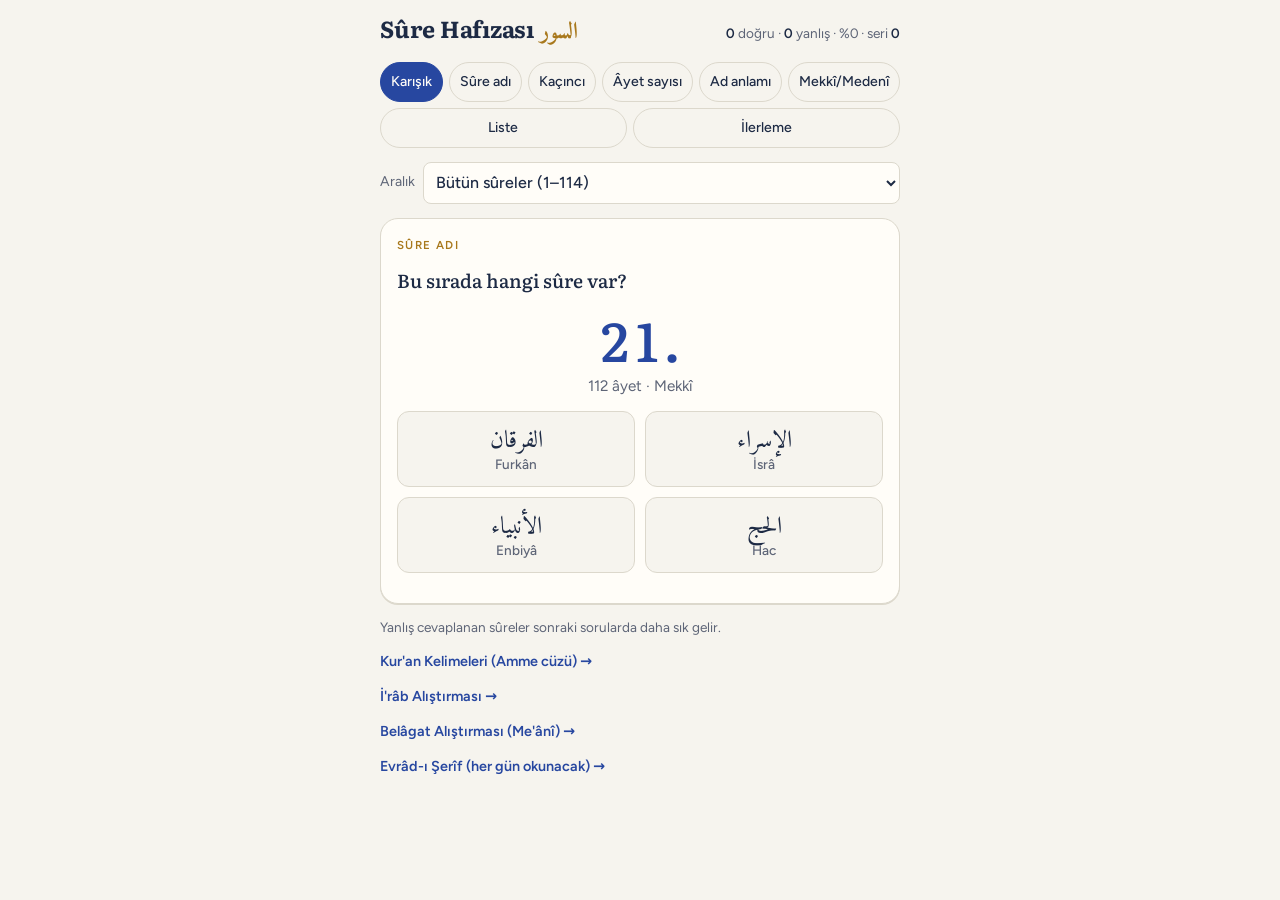
<file: index.html>
<!doctype html><html><head><meta charset=utf8><meta name=viewport content="width=device-width,initial-scale=1,viewport-fit=cover"><style>:root{color-scheme:light;box-sizing:border-box;padding-top:env(safe-area-inset-top,0px);padding-bottom:env(safe-area-inset-bottom,0px)}html{scroll-padding-top:env(safe-area-inset-top,0px)}body{margin:0;padding:0;font:14px -apple-system,BlinkMacSystemFont,sans-serif;background:#fff;color:#000}img{max-width:100%}[hidden]:not([hidden=until-found i]){display:none!important}</style></head><body>
<title>Sûre Hafızası</title>
<meta name="theme-color" content="#f6f4ee" media="(prefers-color-scheme: light)">
<meta name="theme-color" content="#12161f" media="(prefers-color-scheme: dark)">
<meta name="mobile-web-app-capable" content="yes">
<meta name="format-detection" content="telephone=no">
<meta name="claude:viewport-fit-sides" content="cover">
<link rel="stylesheet" href="fonts.css">
<link rel="manifest" href="manifest.webmanifest">
<link rel="icon" href="icons/icon-192.png" sizes="192x192" type="image/png">
<link rel="icon" href="icons/icon-512.png" sizes="512x512" type="image/png">
<link rel="apple-touch-icon" sizes="180x180" href="icons/icon-192.png">
<meta name="apple-mobile-web-app-capable" content="yes">
<meta name="apple-mobile-web-app-title" content="Sûre Hafızası">
<style>
/* Layout: tek sütun, telefon ölçüsünde kart; üstte mod sekmeleri, ortada soru, altta seçenekler. Mushaf kâğıdı + lâcivert mürekkep + tezhip altını */
:root{
  --paper:#f6f4ee; --card:#fffdf8; --ink:#1d2a44; --muted:#5e6577; --line:#dcd8cc;
  --lapis:#2747a0; --lapis-soft:#e4e9f7; --gold:#a8781c; --gold-soft:#f5ead3;
  --ok:#1f7a4d; --ok-soft:#dcf0e4; --bad:#b03a2e; --bad-soft:#f7e1de;
  --f-ar:"Amiri","Noto Naskh Arabic","Scheherazade New","Traditional Arabic",serif;
  --f-disp:"Literata",Georgia,serif;
  --f-ui:"Figtree",system-ui,-apple-system,"Segoe UI",sans-serif;
}
@media (prefers-color-scheme: dark){:root:not([data-theme="light"]){
  --paper:#12161f; --card:#1a2030; --ink:#e8e4d8; --muted:#a3a8b6; --line:#2d3446;
  --lapis:#8fa8ec; --lapis-soft:#25305a; --gold:#d8aa52; --gold-soft:#3a3020;
  --ok:#6fcf9c; --ok-soft:#173a2a; --bad:#ec8a7e; --bad-soft:#41211e; color-scheme:dark}}
:root[data-theme="dark"]{
  --paper:#12161f; --card:#1a2030; --ink:#e8e4d8; --muted:#a3a8b6; --line:#2d3446;
  --lapis:#8fa8ec; --lapis-soft:#25305a; --gold:#d8aa52; --gold-soft:#3a3020;
  --ok:#6fcf9c; --ok-soft:#173a2a; --bad:#ec8a7e; --bad-soft:#41211e; color-scheme:dark}
html,body{background:var(--paper);color:var(--ink)}
body{font-family:var(--f-ui);font-size:17px;line-height:1.45;-webkit-tap-highlight-color:transparent;overscroll-behavior-y:contain;-webkit-text-size-adjust:100%;
  padding-left:max(16px,env(safe-area-inset-left,0px));padding-right:max(16px,env(safe-area-inset-right,0px));padding-block:12px 96px}
.wrap{max-width:520px;margin:0 auto;display:flex;flex-direction:column;gap:14px}
header{display:flex;align-items:baseline;justify-content:space-between;gap:4px 12px;flex-wrap:wrap}
h1{font-family:var(--f-disp);font-weight:700;font-size:1.45rem;margin:0;letter-spacing:-.01em}
h1 span{font-family:var(--f-ar);color:var(--gold);font-weight:700;margin-inline-start:6px}
.stats{font-size:.85rem;color:var(--muted);font-variant-numeric:tabular-nums}
.stats b{color:var(--ink)}
nav.tabs{display:flex;flex-wrap:wrap;gap:6px}
nav.tabs button{flex:1 1 auto;min-height:40px;border:1px solid var(--line);background:transparent;color:var(--ink);
  font:500 .88rem var(--f-ui);padding:6px 10px;border-radius:999px;cursor:pointer;touch-action:manipulation;user-select:none;-webkit-user-select:none}
nav.tabs button[aria-pressed="true"]{background:var(--lapis);border-color:var(--lapis);color:var(--card)}
.filter{display:flex;align-items:center;gap:8px;font-size:.88rem;color:var(--muted)}
.filter{flex-wrap:wrap}
.filter select{flex:1 1 200px;min-height:42px;font:500 1rem var(--f-ui);color:var(--ink);background:var(--card);border:1px solid var(--line);border-radius:8px;padding:6px 8px}
.card{background:var(--card);border:1px solid var(--line);border-radius:18px;padding:18px 16px 16px;display:flex;flex-direction:column;gap:14px;
  box-shadow:0 1px 0 var(--line)}
.kind{font-size:.72rem;letter-spacing:.12em;text-transform:uppercase;color:var(--gold);font-weight:600}
.prompt{font-family:var(--f-disp);font-size:1.18rem;font-weight:500;text-wrap:balance;margin:0}
.big{font-family:var(--f-ar);font-size:clamp(2.4rem,12vw,3.1rem);line-height:1.35;text-align:center;color:var(--lapis);direction:rtl}
.bignum{font-family:var(--f-disp);font-size:clamp(2.6rem,13vw,3.4rem);text-align:center;color:var(--lapis);font-variant-numeric:tabular-nums;line-height:1.1}
.sub{text-align:center;color:var(--muted);font-size:.95rem;margin-top:-8px}
.opts{display:grid;grid-template-columns:1fr 1fr;gap:10px}
.opts.one{grid-template-columns:1fr}
.opt{min-height:76px;min-width:0;border:1.5px solid var(--line);touch-action:manipulation;user-select:none;-webkit-user-select:none;background:var(--paper);color:var(--ink);border-radius:12px;
  font:500 1rem var(--f-ui);padding:10px 8px;cursor:pointer;display:flex;flex-direction:column;align-items:center;justify-content:center;gap:2px;text-align:center}
.opt .ar{font-family:var(--f-ar);font-size:1.5rem;line-height:1.2;direction:rtl}
.opt .tr{font-size:.85rem;color:var(--muted)}
.opt.num{font-family:var(--f-disp);font-size:1.6rem;font-variant-numeric:tabular-nums}
@media (hover:hover){.opt:hover:not(:disabled){border-color:var(--lapis)}}
.opt:active:not(:disabled){transform:scale(.98);border-color:var(--lapis)}
.opt:focus-visible,nav.tabs button:focus-visible,.next:focus-visible{outline:3px solid var(--gold);outline-offset:2px}
.opt.right{background:var(--ok-soft);border-color:var(--ok);color:var(--ok)}
.opt.right .tr{color:var(--ok)}
.opt.wrong{background:var(--bad-soft);border-color:var(--bad);color:var(--bad)}
.opt:disabled{cursor:default}
.feedback{border-radius:12px;padding:12px 14px;background:var(--gold-soft);font-size:.92rem;display:flex;flex-direction:column;gap:4px}
.feedback .title{font-weight:600}
.feedback .ar{font-family:var(--f-ar);font-size:1.45rem;line-height:1.3}
.feedback{scroll-margin-bottom:96px}
.feedback .fbhead{display:flex;align-items:baseline;justify-content:space-between;gap:8px}
.nextbar{position:fixed;left:0;right:0;bottom:0;z-index:5;background:var(--paper);border-top:1px solid var(--line);
  padding:10px max(16px,env(safe-area-inset-right,0px)) calc(10px + env(safe-area-inset-bottom,0px)) max(16px,env(safe-area-inset-left,0px))}
.next{display:block;width:100%;max-width:520px;margin:0 auto;min-height:56px;border:0;border-radius:14px;background:var(--lapis);color:var(--card);font:600 1.05rem var(--f-ui);padding:14px;cursor:pointer;touch-action:manipulation}
.weak{font-size:.85rem;color:var(--muted)}
.install{align-self:flex-start;border:1px solid var(--gold);background:var(--gold-soft);color:var(--ink);font:600 .9rem var(--f-ui);padding:9px 14px;border-radius:999px;cursor:pointer;min-height:42px}
.weak b{color:var(--ink);font-weight:600}
/* Liste */
.list{display:flex;flex-direction:column;gap:6px}
.search{font:400 1rem var(--f-ui);min-height:46px;padding:10px 12px;border-radius:10px;border:1px solid var(--line);background:var(--card);color:var(--ink)}
.row{display:grid;grid-template-columns:34px minmax(0,1fr) auto;gap:10px;align-items:center;background:var(--card);border:1px solid var(--line);border-radius:12px;padding:10px 12px}
.row .no{font-family:var(--f-disp);font-weight:700;color:var(--gold);font-variant-numeric:tabular-nums;text-align:center}
.row .mid{min-width:0}
.row .nm{font-weight:600}
.row .mn{font-size:.82rem;color:var(--muted)}
.row .rt{text-align:end;display:flex;flex-direction:column;align-items:flex-end;gap:2px}
.row .rar{font-family:var(--f-ar);font-size:1.3rem;line-height:1.1;color:var(--lapis)}
.pill{font-size:.72rem;padding:2px 7px;border-radius:999px;background:var(--lapis-soft);color:var(--lapis);font-variant-numeric:tabular-nums;white-space:nowrap}
.pill.d{background:var(--gold-soft);color:var(--gold)}
.note{font-size:.78rem;color:var(--muted)}
.prog{display:flex;flex-direction:column;gap:14px}
.prog h3{font:600 1rem var(--f-ui);margin:0 0 6px}
.kpis{display:grid;grid-template-columns:repeat(3,1fr);gap:8px}
.kpi{background:var(--card);border:1px solid var(--line);border-radius:12px;padding:10px;text-align:center}
.kpi b{display:block;font-size:1.35rem;color:var(--lapis);font-variant-numeric:tabular-nums}
.kpi span{font-size:.75rem;color:var(--muted)}
.days{display:grid;grid-template-columns:repeat(7,1fr);gap:6px;align-items:end;height:120px;background:var(--card);border:1px solid var(--line);border-radius:12px;padding:10px 10px 6px}
.day{display:flex;flex-direction:column;align-items:center;justify-content:flex-end;height:100%;gap:3px;font-size:.7rem;color:var(--muted)}
.stk{width:70%;height:70%;display:flex;flex-direction:column;justify-content:flex-end}.stk:empty,.stk.z{border-bottom:2px solid var(--line)}
.bar{width:100%;background:var(--lapis)}
.bar.w{background:var(--bad);border-radius:0}
.mrow{display:grid;grid-template-columns:110px 1fr 46px;gap:8px;align-items:center;font-size:.85rem}
.track{height:8px;background:var(--line);border-radius:99px;overflow:hidden}
.fill{height:100%;background:var(--ok)}
.btns{display:flex;flex-wrap:wrap;gap:8px}
.btn{border:1px solid var(--line);background:var(--card);color:var(--ink);font:600 .88rem var(--f-ui);padding:10px 14px;border-radius:999px;min-height:44px;cursor:pointer}
.btn.danger{border-color:var(--bad);color:var(--bad)}
@media (prefers-reduced-motion:no-preference){.opt{transition:background .15s,border-color .15s,transform .08s}}
/* Yatay tutuş: başlık küçülür, seçenekler dört sütun */
@media (orientation:landscape) and (max-height:500px){
  body{padding-block:8px 84px}
  .wrap{max-width:760px;gap:10px}
  .card{padding:14px 16px;gap:10px}
  .big{font-size:2.2rem}.bignum{font-size:2.3rem}
  .opts{grid-template-columns:repeat(4,1fr)}.opts.two{grid-template-columns:1fr 1fr}
  .opt{min-height:60px}
  .next{max-width:760px}
}
</style>

<div class="wrap">
  <header>
    <h1>Sûre Hafızası<span>السور</span></h1>
    <div class="stats" id="stats"></div>
  </header>

  <nav class="tabs" id="tabs" aria-label="Çalışma türü">
    <button data-mode="mix" aria-pressed="true">Karışık</button>
    <button data-mode="ad">Sûre adı</button>
    <button data-mode="sira">Kaçıncı</button>
    <button data-mode="ayet">Âyet sayısı</button>
    <button data-mode="anlam">Ad anlamı</button>
    <button data-mode="yer">Mekkî/Medenî</button>
    <button data-mode="liste">Liste</button>
    <button data-mode="ilerleme">İlerleme</button>
  </nav>

  <div class="filter" id="filterBox">
    <label for="range">Aralık</label>
    <select id="range">
      <option value="1-114">Bütün sûreler (1–114)</option>
      <option value="78-114">Amme cüzü (78–114)</option>
      <option value="93-114">Kısa sûreler (93–114)</option>
      <option value="50-77">Mufassal ortası (50–77)</option>
      <option value="1-49">Uzun ve orta sûreler (1–49)</option>
    </select>
  </div>

  <section class="card" id="quiz" aria-live="polite"></section>
  <div class="weak" id="weak"></div>
  <a href="kelime.html" style="font-size:.9rem;color:var(--lapis);font-weight:600;text-decoration:none">Kur'an Kelimeleri (Amme cüzü) →</a>
  <a href="irab.html" style="font-size:.9rem;color:var(--lapis);font-weight:600;text-decoration:none">İ'râb Alıştırması →</a>
  <a href="belagat.html" style="font-size:.9rem;color:var(--lapis);font-weight:600;text-decoration:none">Belâgat Alıştırması (Me'ânî) →</a>
  <a href="evrad.html" style="font-size:.9rem;color:var(--lapis);font-weight:600;text-decoration:none">Evrâd-ı Şerîf (her gün okunacak) →</a>
  <button class="install" id="install" hidden>Uygulamayı telefona yükle</button>

  <section id="progView" class="prog" hidden></section>
  <section id="listView" hidden>
    <div class="list">
      <input class="search" id="search" type="search" placeholder="Sûre adı, numarası veya anlamı ara" aria-label="Sûre ara">
      <div class="note">Âyet sayıları Kûfe sayımına, Mekkî/Medenî ve nüzûl sırası Kahire Mushafı'na göredir.</div>
      <div class="list" id="rows"></div>
    </div>
  </section>
</div>

<script>
const D=[[1,"الفاتحة","Fâtiha","Açılış",7,"M",5],[2,"البقرة","Bakara","İnek",286,"D",87],[3,"آل عمران","Âl-i İmrân","İmrân Ailesi",200,"D",89],[4,"النساء","Nisâ","Kadınlar",176,"D",92],[5,"المائدة","Mâide","Sofra",120,"D",112],[6,"الأنعام","En'âm","Hayvanlar",165,"M",55],[7,"الأعراف","A'râf","Yüksek Yerler",206,"M",39],[8,"الأنفال","Enfâl","Ganimetler",75,"D",88],[9,"التوبة","Tevbe","Tövbe",129,"D",113],[10,"يونس","Yûnus","Yûnus Peygamber",109,"M",51],[11,"هود","Hûd","Hûd Peygamber",123,"M",52],[12,"يوسف","Yûsuf","Yûsuf Peygamber",111,"M",53],[13,"الرعد","Ra'd","Gök Gürültüsü",43,"D",96],[14,"إبراهيم","İbrâhîm","İbrâhim Peygamber",52,"M",72],[15,"الحجر","Hicr","Semûd'un Yurdu",99,"M",54],[16,"النحل","Nahl","Bal Arısı",128,"M",70],[17,"الإسراء","İsrâ","Gece Yolculuğu",111,"M",50],[18,"الكهف","Kehf","Mağara",110,"M",69],[19,"مريم","Meryem","Hz. Meryem",98,"M",44],[20,"طه","Tâhâ","Tâ Hâ harfleri",135,"M",45],[21,"الأنبياء","Enbiyâ","Peygamberler",112,"M",73],[22,"الحج","Hac","Hac İbadeti",78,"D",103],[23,"المؤمنون","Mü'minûn","Müminler",118,"M",74],[24,"النور","Nûr","Işık",64,"D",102],[25,"الفرقان","Furkân","Hakkı Bâtıldan Ayıran",77,"M",42],[26,"الشعراء","Şuarâ","Şairler",227,"M",47],[27,"النمل","Neml","Karıncalar",93,"M",48],[28,"القصص","Kasas","Kıssalar",88,"M",49],[29,"العنكبوت","Ankebût","Örümcek",69,"M",85],[30,"الروم","Rûm","Rumlar (Bizans)",60,"M",84],[31,"لقمان","Lokmân","Lokmân Hakîm",34,"M",57],[32,"السجدة","Secde","Secde",30,"M",75],[33,"الأحزاب","Ahzâb","Gruplar (Hendek)",73,"D",90],[34,"سبأ","Sebe'","Sebe' Halkı",54,"M",58],[35,"فاطر","Fâtır","Yoktan Yaratan",45,"M",43],[36,"يس","Yâsîn","Yâ Sîn harfleri",83,"M",41],[37,"الصافات","Sâffât","Saf Saf Duranlar",182,"M",56],[38,"ص","Sâd","Sâd harfi",88,"M",38],[39,"الزمر","Zümer","Zümreler",75,"M",59],[40,"غافر","Mü'min (Gâfir)","Bağışlayan",85,"M",60],[41,"فصلت","Fussilet","Açıklanmış",54,"M",61],[42,"الشورى","Şûrâ","Danışma",53,"M",62],[43,"الزخرف","Zuhruf","Altın Süs",89,"M",63],[44,"الدخان","Duhân","Duman",59,"M",64],[45,"الجاثية","Câsiye","Diz Çöken",37,"M",65],[46,"الأحقاف","Ahkâf","Kum Tepeleri",35,"M",66],[47,"محمد","Muhammed","Hz. Muhammed",38,"D",95],[48,"الفتح","Fetih","Zafer",29,"D",111],[49,"الحجرات","Hucurât","Odalar",18,"D",106],[50,"ق","Kâf","Kâf harfi",45,"M",34],[51,"الذاريات","Zâriyât","Savurup Dağıtanlar",60,"M",67],[52,"الطور","Tûr","Tûr Dağı",49,"M",76],[53,"النجم","Necm","Yıldız",62,"M",23],[54,"القمر","Kamer","Ay",55,"M",37],[55,"الرحمن","Rahmân","Rahmân",78,"D",97],[56,"الواقعة","Vâkıa","Kesin Olay",96,"M",46],[57,"الحديد","Hadîd","Demir",29,"D",94],[58,"المجادلة","Mücâdele","Tartışan Kadın",22,"D",105],[59,"الحشر","Haşr","Sürgün",24,"D",101],[60,"الممتحنة","Mümtehine","İmtihan Edilen Kadın",13,"D",91],[61,"الصف","Saf","Saf",14,"D",109],[62,"الجمعة","Cuma","Cuma",11,"D",110],[63,"المنافقون","Münâfikûn","Münafıklar",11,"D",104],[64,"التغابن","Teğâbün","Aldanış",18,"D",108],[65,"الطلاق","Talâk","Boşanma",12,"D",99],[66,"التحريم","Tahrîm","Haram Kılma",12,"D",107],[67,"الملك","Mülk","Hükümranlık",30,"M",77],[68,"القلم","Kalem","Kalem",52,"M",2],[69,"الحاقة","Hâkka","Gerçekleşecek Olan",52,"M",78],[70,"المعارج","Meâric","Yükseliş Yolları",44,"M",79],[71,"نوح","Nûh","Nûh Peygamber",28,"M",71],[72,"الجن","Cin","Cinler",28,"M",40],[73,"المزمل","Müzzemmil","Örtünüp Bürünen",20,"M",3],[74,"المدثر","Müddessir","Örtüsüne Sarınan",56,"M",4],[75,"القيامة","Kıyâme","Kıyamet",40,"M",31],[76,"الإنسان","İnsân","İnsan",31,"D",98],[77,"المرسلات","Mürselât","Gönderilenler",50,"M",33],[78,"النبأ","Nebe'","Haber",40,"M",80],[79,"النازعات","Nâziât","Söküp Çıkaranlar",46,"M",81],[80,"عبس","Abese","Yüzünü Ekşitti",42,"M",24],[81,"التكوير","Tekvîr","Dürülme",29,"M",7],[82,"الانفطار","İnfitâr","Yarılma",19,"M",82],[83,"المطففين","Mutaffifîn","Ölçüde Hile Yapanlar",36,"M",86],[84,"الانشقاق","İnşikâk","Yarılıp Çatlama",25,"M",83],[85,"البروج","Bürûc","Burçlar",22,"M",27],[86,"الطارق","Târık","Gece Gelen",17,"M",36],[87,"الأعلى","A'lâ","En Yüce",19,"M",8],[88,"الغاشية","Ğâşiye","Kuşatan",26,"M",68],[89,"الفجر","Fecr","Tan Vakti",30,"M",10],[90,"البلد","Beled","Şehir",20,"M",35],[91,"الشمس","Şems","Güneş",15,"M",26],[92,"الليل","Leyl","Gece",21,"M",9],[93,"الضحى","Duhâ","Kuşluk Vakti",11,"M",11],[94,"الشرح","İnşirâh","Göğsün Açılması",8,"M",12],[95,"التين","Tîn","İncir",8,"M",28],[96,"العلق","Alak","Aşılanmış Yumurta",19,"M",1],[97,"القدر","Kadir","Değer, Kadir Gecesi",5,"M",25],[98,"البينة","Beyyine","Apaçık Delil",8,"D",100],[99,"الزلزلة","Zilzâl","Deprem",8,"D",93],[100,"العاديات","Âdiyât","Koşan Atlar",11,"M",14],[101,"القارعة","Kâria","Kapıyı Çarpan",11,"M",30],[102,"التكاثر","Tekâsür","Çoklukla Övünme",8,"M",16],[103,"العصر","Asr","Zaman, İkindi",3,"M",13],[104,"الهمزة","Hümeze","Arkadan Çekiştiren",9,"M",32],[105,"الفيل","Fîl","Fil",5,"M",19],[106,"قريش","Kureyş","Kureyş Kabilesi",4,"M",29],[107,"الماعون","Mâûn","Yardımlaşma",7,"M",17],[108,"الكوثر","Kevser","Bol Nimet",3,"M",15],[109,"الكافرون","Kâfirûn","Kâfirler",6,"M",18],[110,"النصر","Nasr","İlâhî Yardım",3,"D",114],[111,"المسد","Tebbet (Mesed)","Hurma Lifi",5,"M",6],[112,"الإخلاص","İhlâs","Samimiyet, Tevhid",4,"M",22],[113,"الفلق","Felak","Sabah Aydınlığı",5,"M",20],[114,"الناس","Nâs","İnsanlar",6,"M",21]].map(r=>({no:r[0],ar:r[1],tr:r[2],mn:r[3],ay:r[4],yer:r[5],nz:r[6]}));
const KEY="sure-hafizasi-v1";
let st={right:0,wrong:0,streak:0,best:0,miss:{},mode:"mix",range:"1-114",days:{},pm:{},first:null,last:null};
try{const s=JSON.parse(localStorage.getItem(KEY)||"null");if(s)st=Object.assign(st,s);}catch(e){}
const save=()=>{try{localStorage.setItem(KEY,JSON.stringify(st));}catch(e){}};
try{navigator.storage&&navigator.storage.persist&&navigator.storage.persist();}catch(e){}
const today=()=>{const d=new Date();return d.getFullYear()+"-"+String(d.getMonth()+1).padStart(2,"0")+"-"+String(d.getDate()).padStart(2,"0");};
let mode=st.mode||"mix", range=(st.range||"1-114").split("-").map(Number), cur=null, answered=false;
const $=s=>document.querySelector(s);
const shuffle=a=>{for(let i=a.length-1;i>0;i--){const j=Math.floor(Math.random()*(i+1));[a[i],a[j]]=[a[j],a[i]];}return a;};
const pool=()=>D.filter(s=>s.no>=range[0]&&s.no<=range[1]);
const yerTxt=y=>y==="M"?"Mekkî":"Medenî";
const MODES=["ad","sira","ayet","anlam","yer"];
const LABEL={ad:"Sûre adı",sira:"Kaçıncı sûre",ayet:"Âyet sayısı",anlam:"Ad anlamı",yer:"Mekkî / Medenî"};

function pick(m){
  const p=pool();
  const w=p.map(s=>1+3*(st.miss[m+":"+s.no]||0));
  let r=Math.random()*w.reduce((a,b)=>a+b,0);
  for(let i=0;i<p.length;i++){r-=w[i];if(r<=0)return p[i];}
  return p[p.length-1];
}
function near(s,field,n){
  const all=D.filter(x=>x.no!==s.no);
  const sorted=all.sort((a,b)=>Math.abs(a[field]-s[field])-Math.abs(b[field]-s[field]));
  const out=[],seen=new Set([s[field]]);
  for(const x of sorted){if(!seen.has(x[field])){seen.add(x[field]);out.push(x);}if(out.length>=n*3)break;}
  return shuffle(out).slice(0,n);
}
function neighbors(s,n){
  const c=D.filter(x=>x.no!==s.no).sort((a,b)=>Math.abs(a.no-s.no)-Math.abs(b.no-s.no)).slice(0,8);
  return shuffle(c).slice(0,n);
}
function build(){
  const m=mode==="mix"?MODES[Math.floor(Math.random()*MODES.length)]:mode;
  const s=pick(m);
  let q={m,s};
  if(m==="ad"){q.kind="Sûre adı";q.prompt="Bu sırada hangi sûre var?";q.head=`<div class="bignum">${s.no}.</div><div class="sub">${s.ay} âyet · ${yerTxt(s.yer)}</div>`;
    q.opts=shuffle([s,...neighbors(s,3)]).map(x=>({ok:x.no===s.no,html:`<span class="ar">${x.ar}</span><span class="tr">${x.tr}</span>`}));}
  if(m==="sira"){q.kind="Kaçıncı sûre";q.prompt="Bu sûre Mushaf'ta kaçıncı sıradadır?";q.head=`<div class="big">${s.ar}</div><div class="sub">${s.tr}</div>`;
    q.opts=shuffle([s,...neighbors(s,3)]).map(x=>({ok:x.no===s.no,num:true,html:String(x.no)}));}
  if(m==="ayet"){q.kind="Âyet sayısı";q.prompt="Bu sûre kaç âyettir?";q.head=`<div class="big">${s.ar}</div><div class="sub">${s.no}. sûre · ${s.tr}</div>`;
    q.opts=shuffle([s,...near(s,"ay",3)]).map(x=>({ok:x.ay===s.ay,num:true,html:String(x.ay)}));}
  if(m==="anlam"){q.kind="Ad anlamı";q.prompt="Sûrenin adı ne anlama gelir?";q.head=`<div class="big">${s.ar}</div><div class="sub">${s.no}. sûre · ${s.tr}</div>`;
    const others=shuffle(D.filter(x=>x.mn!==s.mn&&!/harf/.test(x.mn))).slice(0,3);
    q.opts=shuffle([s,...others]).map(x=>({ok:x.mn===s.mn,html:x.mn}));}
  if(m==="yer"){q.kind="Mekkî / Medenî";q.prompt="Bu sûre nerede indi?";q.head=`<div class="big">${s.ar}</div><div class="sub">${s.no}. sûre · ${s.tr}</div>`;
    q.opts=[{ok:s.yer==="M",html:"Mekkî"},{ok:s.yer==="D",html:"Medenî"}];}
  return q;
}
function renderQuiz(){
  cur=build();answered=false;const q=cur;
  const cls=q.opts.length===2?"opts two":"opts";
  $("#quiz").innerHTML=`<div class="kind">${q.kind}</div><p class="prompt">${q.prompt}</p>${q.head}
   <div class="${cls}">${q.opts.map((o,i)=>`<button class="opt${o.num?" num":""}" id="o${i}" data-i="${i}">${o.html}</button>`).join("")}</div>
   <div id="fb"></div>`;
  $("#quiz").querySelectorAll(".opt").forEach(b=>b.addEventListener("click",()=>answer(+b.dataset.i)));
  renderStats();
}
function answer(i){
  if(answered)return;answered=true;
  const q=cur,s=q.s,k=q.m+":"+s.no,ok=q.opts[i].ok;
  q.opts.forEach((o,j)=>{const b=$("#o"+j);b.disabled=true;if(o.ok)b.classList.add("right");else if(j===i)b.classList.add("wrong");});
  const dk=today();st.days[dk]=st.days[dk]||[0,0];st.days[dk][ok?0:1]++;
  st.pm[q.m]=st.pm[q.m]||[0,0];st.pm[q.m][ok?0:1]++;st.first=st.first||dk;st.last=Date.now();
  if(ok){st.right++;st.streak++;st.best=Math.max(st.best||0,st.streak);if(st.miss[k]){st.miss[k]--;if(!st.miss[k])delete st.miss[k];}}
  else{st.wrong++;st.streak=0;st.miss[k]=Math.min((st.miss[k]||0)+1,5);}
  save();
  $("#fb").outerHTML=`<div class="feedback"><div class="fbhead"><span class="title">${ok?"Doğru.":"Doğrusu işaretlendi."}</span><bdi class="ar" dir="rtl">${s.ar}</bdi></div>
    <span>${s.no}. sûre, ${s.tr} (“${s.mn}”), ${s.ay} âyet, ${yerTxt(s.yer)}, nüzûl sırası ${s.nz}.</span></div>
    <div class="nextbar"><button class="next" id="next">Sonraki soru</button></div>`;
  if(!ok){try{navigator.vibrate&&navigator.vibrate(70);}catch(e){}}
  $("#next").addEventListener("click",()=>{renderQuiz();window.scrollTo({top:0,behavior:"smooth"});});
  $(".feedback").scrollIntoView({block:"nearest",behavior:"smooth"});
  renderStats();
}
function renderStats(){
  const t=st.right+st.wrong,p=t?Math.round(100*st.right/t):0;
  $("#stats").innerHTML=`<b>${st.right}</b> doğru · <b>${st.wrong}</b> yanlış · %${p} · seri <b>${st.streak}</b>${st.last?" · son çalışma "+lastSeen():""}`;
  const ks=Object.entries(st.miss).sort((a,b)=>b[1]-a[1]).slice(0,4);
  $("#weak").innerHTML=ks.length?"Tekrar sıklaştırılanlar: "+ks.map(([k])=>{const [m,n]=k.split(":");const s=D[n-1];return `<b>${s.tr}</b> (${LABEL[m].toLowerCase()})`;}).join(", "):"Yanlış cevaplanan sûreler sonraki sorularda daha sık gelir.";
}
function renderList(){
  const q=$("#search").value.trim().toLocaleLowerCase("tr");
  const f=D.filter(s=>!q||String(s.no)===q||s.tr.toLocaleLowerCase("tr").includes(q)||s.mn.toLocaleLowerCase("tr").includes(q)||s.ar.includes(q));
  $("#rows").innerHTML=f.map(s=>`<div class="row"><div class="no">${s.no}</div><div class="mid"><div class="nm">${s.tr}</div><div class="mn">${s.mn} · nüzûl ${s.nz}</div></div>
   <div class="rt"><span class="rar">${s.ar}</span><span><span class="pill">${s.ay} âyet</span> <span class="pill${s.yer==="D"?" d":""}">${yerTxt(s.yer)}</span></span></div></div>`).join("")||`<div class="note">Eşleşen sûre yok. Aramayı kısaltmayı deneyin.</div>`;
}
function setMode(m){
  mode=m;document.querySelectorAll("#tabs button").forEach(x=>x.setAttribute("aria-pressed",x.dataset.mode===m));
  const list=m==="liste",prog=m==="ilerleme",other=list||prog;
  $("#listView").hidden=!list;$("#progView").hidden=!prog;$("#quiz").hidden=other;$("#weak").hidden=other;$("#filterBox").hidden=other;
  if(list)renderList();else if(prog)renderProg();else renderQuiz();
  if(!prog){st.mode=m;save();}
}
$("#tabs").addEventListener("click",e=>{const b=e.target.closest("button");if(b)setMode(b.dataset.mode);});
$("#range").addEventListener("change",e=>{st.range=e.target.value;save();range=e.target.value.split("-").map(Number);renderQuiz();});
const GUN=["Paz","Pzt","Sal","Çar","Per","Cum","Cmt"];
function lastSeen(){if(!st.last)return "henüz çalışma yok";const d=Math.floor((new Date().setHours(0,0,0,0)-new Date(st.last).setHours(0,0,0,0))/864e5);
  return d<=0?"bugün":d===1?"dün":d+" gün önce";}
function renderProg(){
  const t=st.right+st.wrong,p=t?Math.round(100*st.right/t):0,nd=Object.keys(st.days).length;
  const ds=[];for(let i=6;i>=0;i--){const d=new Date();d.setDate(d.getDate()-i);const k=d.getFullYear()+"-"+String(d.getMonth()+1).padStart(2,"0")+"-"+String(d.getDate()).padStart(2,"0");ds.push([GUN[d.getDay()],st.days[k]||[0,0]]);}
  const mx=Math.max(1,...ds.map(([,v])=>v[0]+v[1]));
  const ms=MODES.map(m=>{const v=st.pm[m]||[0,0],n=v[0]+v[1],r=n?Math.round(100*v[0]/n):0;return `<div class="mrow"><span>${LABEL[m]}</span><div class="track"><div class="fill" style="width:${r}%"></div></div><span>${n?"%"+r:"–"}</span></div>`;}).join("");
  const wk=Object.entries(st.miss).sort((a,b)=>b[1]-a[1]).slice(0,10);
  $("#progView").innerHTML=`<div class="kpis"><div class="kpi"><b>${t}</b><span>soru</span></div><div class="kpi"><b>%${p}</b><span>başarı</span></div><div class="kpi"><b>${nd}</b><span>çalışılan gün</span></div></div>
   <div class="note">Son çalışma: ${lastSeen()} · en uzun seri: ${st.best||0}${st.first?" · başlangıç: "+st.first.split("-").reverse().join(".") :""}</div>
   <div><h3>Son 7 gün</h3><div class="days">${ds.map(([g,v])=>`<div class="day"><span>${v[0]+v[1]||""}</span><div class="stk${v[0]+v[1]?"":" z"}"><div class="bar w" style="height:${100*v[1]/mx}%;border-radius:4px 4px 0 0"></div><div class="bar" style="height:${100*v[0]/mx}%"></div></div><span>${g}</span></div>`).join("")}</div><div class="note">Mavi doğru, kırmızı yanlış cevap.</div></div>
   <div><h3>Türlere göre başarı</h3>${ms}</div>
   <div><h3>Tekrar edilecekler</h3>${wk.length?`<div class="note">${wk.map(([k,c])=>{const [m,n]=k.split(":");return `<b>${D[n-1].tr}</b> (${LABEL[m].toLowerCase()}, ${c})`;}).join(" · ")}</div>`:`<div class="note">Şu an tekrar bekleyen sûre yok.</div>`}</div>
   <div><h3>Kayıtlar</h3><div class="note" style="margin-bottom:8px">Çalışmalarınız bu telefonda saklanır. Telefon değiştirirken ya da tarayıcı verilerini silmeden önce yedek alın.</div>
   <div class="btns"><button class="btn" id="bk">Yedek al</button><button class="btn" id="rs">Yedekten yükle</button><button class="btn danger" id="clr">Sıfırla</button></div>
   <input type="file" id="fi" accept="application/json,.json" hidden><div class="note" id="pmsg"></div></div>`;
  $("#bk").onclick=()=>{const a=document.createElement("a");a.href=URL.createObjectURL(new Blob([JSON.stringify(st)],{type:"application/json"}));a.download="sure-hafizasi-yedek-"+today()+".json";a.click();$("#pmsg").textContent="Yedek dosyası indirildi.";};
  $("#rs").onclick=()=>$("#fi").click();
  $("#fi").onchange=e=>{const f=e.target.files[0];if(!f)return;f.text().then(x=>{const o=JSON.parse(x);if(typeof o.right!=="number")throw 0;st=Object.assign(st,o);save();renderProg();renderStats();$("#pmsg").textContent="Yedek yüklendi.";}).catch(()=>{$("#pmsg").textContent="Bu dosya bir Sûre Hafızası yedeği değil.";});};
  let armed=false;$("#clr").onclick=e=>{if(!armed){armed=true;e.target.textContent="Emin misiniz? Tekrar dokunun";setTimeout(()=>{armed=false;if(e.target.isConnected)e.target.textContent="Sıfırla";},4000);return;}
    st={right:0,wrong:0,streak:0,best:0,miss:{},mode:st.mode,range:st.range,days:{},pm:{},first:null,last:null};save();renderProg();renderStats();};
  renderStats();
}
$("#search").addEventListener("input",renderList);
$("#range").value=st.range||"1-114";if(!$("#range").value){$("#range").value="1-114";range=[1,114];}
setMode(["mix",...MODES,"liste"].includes(mode)?mode:"mix");
/* Kurulabilir uygulama: çevrimdışı çalışma ve "Yükle" düğmesi */
if("serviceWorker" in navigator&&location.protocol.startsWith("http")){navigator.serviceWorker.register("sw.js").catch(()=>{});}
let deferredPrompt=null;
window.addEventListener("beforeinstallprompt",e=>{e.preventDefault();deferredPrompt=e;$("#install").hidden=false;});
$("#install").addEventListener("click",async()=>{if(!deferredPrompt)return;deferredPrompt.prompt();try{await deferredPrompt.userChoice;}catch(e){}deferredPrompt=null;$("#install").hidden=true;});
window.addEventListener("appinstalled",()=>{$("#install").hidden=true;});
</script>

</body></html>
</file>
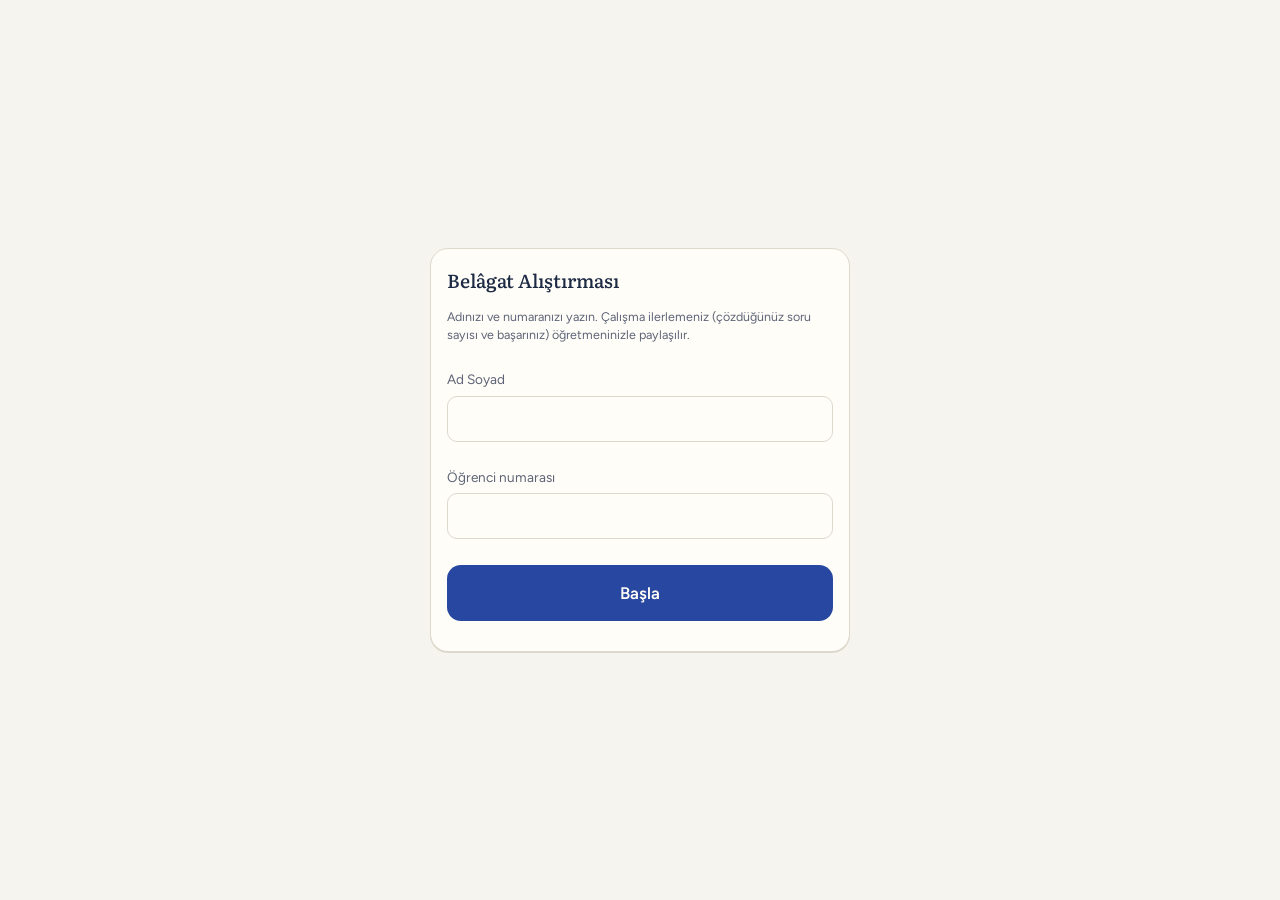
<file: belagat.html>
<!doctype html><html lang="tr"><head><meta charset="utf-8"><meta name="viewport" content="width=device-width,initial-scale=1,viewport-fit=cover">
<title>Belâgat Alıştırması</title><meta name="theme-color" content="#f6f4ee"><meta name="format-detection" content="telephone=no">
<link rel="stylesheet" href="fonts.css"><link rel="manifest" href="manifest.webmanifest"><link rel="icon" href="icons/icon-192.png" sizes="192x192" type="image/png">
<style>[hidden]{display:none!important}*,*::before,*::after{box-sizing:border-box}
/* Layout: tek sütun, telefon ölçüsünde kart; üstte mod sekmeleri, ortada soru, altta seçenekler. Mushaf kâğıdı + lâcivert mürekkep + tezhip altını */
:root{
  --paper:#f6f4ee; --card:#fffdf8; --ink:#1d2a44; --muted:#5e6577; --line:#dcd8cc;
  --lapis:#2747a0; --lapis-soft:#e4e9f7; --gold:#a8781c; --gold-soft:#f5ead3;
  --ok:#1f7a4d; --ok-soft:#dcf0e4; --bad:#b03a2e; --bad-soft:#f7e1de;
  --f-ar:"Amiri","Noto Naskh Arabic","Scheherazade New","Traditional Arabic",serif;
  --f-disp:"Literata",Georgia,serif;
  --f-ui:"Figtree",system-ui,-apple-system,"Segoe UI",sans-serif;
}
@media (prefers-color-scheme: dark){:root:not([data-theme="light"]){
  --paper:#12161f; --card:#1a2030; --ink:#e8e4d8; --muted:#a3a8b6; --line:#2d3446;
  --lapis:#8fa8ec; --lapis-soft:#25305a; --gold:#d8aa52; --gold-soft:#3a3020;
  --ok:#6fcf9c; --ok-soft:#173a2a; --bad:#ec8a7e; --bad-soft:#41211e; color-scheme:dark}}
:root[data-theme="dark"]{
  --paper:#12161f; --card:#1a2030; --ink:#e8e4d8; --muted:#a3a8b6; --line:#2d3446;
  --lapis:#8fa8ec; --lapis-soft:#25305a; --gold:#d8aa52; --gold-soft:#3a3020;
  --ok:#6fcf9c; --ok-soft:#173a2a; --bad:#ec8a7e; --bad-soft:#41211e; color-scheme:dark}
html,body{background:var(--paper);color:var(--ink)}
body{font-family:var(--f-ui);font-size:17px;line-height:1.45;-webkit-tap-highlight-color:transparent;overscroll-behavior-y:contain;-webkit-text-size-adjust:100%;
  padding-left:max(16px,env(safe-area-inset-left,0px));padding-right:max(16px,env(safe-area-inset-right,0px));padding-block:12px 96px}
.wrap{max-width:520px;margin:0 auto;display:flex;flex-direction:column;gap:14px}
header{display:flex;align-items:baseline;justify-content:space-between;gap:4px 12px;flex-wrap:wrap}
h1{font-family:var(--f-disp);font-weight:700;font-size:1.45rem;margin:0;letter-spacing:-.01em}
h1 span{font-family:var(--f-ar);color:var(--gold);font-weight:700;margin-inline-start:6px}
.stats{font-size:.85rem;color:var(--muted);font-variant-numeric:tabular-nums}
.stats b{color:var(--ink)}
nav.tabs{display:flex;flex-wrap:wrap;gap:6px}
nav.tabs button{flex:1 1 auto;min-height:40px;border:1px solid var(--line);background:transparent;color:var(--ink);
  font:500 .88rem var(--f-ui);padding:6px 10px;border-radius:999px;cursor:pointer;touch-action:manipulation;user-select:none;-webkit-user-select:none}
nav.tabs button[aria-pressed="true"]{background:var(--lapis);border-color:var(--lapis);color:var(--card)}
.filter{display:flex;align-items:center;gap:8px;font-size:.88rem;color:var(--muted)}
.filter{flex-wrap:wrap}
.filter select{flex:1 1 200px;min-height:42px;font:500 1rem var(--f-ui);color:var(--ink);background:var(--card);border:1px solid var(--line);border-radius:8px;padding:6px 8px}
.card{background:var(--card);border:1px solid var(--line);border-radius:18px;padding:18px 16px 16px;display:flex;flex-direction:column;gap:14px;
  box-shadow:0 1px 0 var(--line)}
.kind{font-size:.72rem;letter-spacing:.12em;text-transform:uppercase;color:var(--gold);font-weight:600}
.prompt{font-family:var(--f-disp);font-size:1.18rem;font-weight:500;text-wrap:balance;margin:0}
.big{font-family:var(--f-ar);font-size:clamp(2.4rem,12vw,3.1rem);line-height:1.35;text-align:center;color:var(--lapis);direction:rtl}
.bignum{font-family:var(--f-disp);font-size:clamp(2.6rem,13vw,3.4rem);text-align:center;color:var(--lapis);font-variant-numeric:tabular-nums;line-height:1.1}
.sub{text-align:center;color:var(--muted);font-size:.95rem;margin-top:-8px}
.opts{display:grid;grid-template-columns:1fr 1fr;gap:10px}
.opts.one{grid-template-columns:1fr}
.opt{min-height:76px;min-width:0;border:1.5px solid var(--line);touch-action:manipulation;user-select:none;-webkit-user-select:none;background:var(--paper);color:var(--ink);border-radius:12px;
  font:500 1rem var(--f-ui);padding:10px 8px;cursor:pointer;display:flex;flex-direction:column;align-items:center;justify-content:center;gap:2px;text-align:center}
.opt .ar{font-family:var(--f-ar);font-size:1.5rem;line-height:1.2;direction:rtl}
.opt .tr{font-size:.85rem;color:var(--muted)}
.opt.num{font-family:var(--f-disp);font-size:1.6rem;font-variant-numeric:tabular-nums}
@media (hover:hover){.opt:hover:not(:disabled){border-color:var(--lapis)}}
.opt:active:not(:disabled){transform:scale(.98);border-color:var(--lapis)}
.opt:focus-visible,nav.tabs button:focus-visible,.next:focus-visible{outline:3px solid var(--gold);outline-offset:2px}
.opt.right{background:var(--ok-soft);border-color:var(--ok);color:var(--ok)}
.opt.right .tr{color:var(--ok)}
.opt.wrong{background:var(--bad-soft);border-color:var(--bad);color:var(--bad)}
.opt:disabled{cursor:default}
.feedback{border-radius:12px;padding:12px 14px;background:var(--gold-soft);font-size:.92rem;display:flex;flex-direction:column;gap:4px}
.feedback .title{font-weight:600}
.feedback .ar{font-family:var(--f-ar);font-size:1.45rem;line-height:1.3}
.feedback{scroll-margin-bottom:96px}
.feedback .fbhead{display:flex;align-items:baseline;justify-content:space-between;gap:8px}
.nextbar{position:fixed;left:0;right:0;bottom:0;z-index:5;background:var(--paper);border-top:1px solid var(--line);
  padding:10px max(16px,env(safe-area-inset-right,0px)) calc(10px + env(safe-area-inset-bottom,0px)) max(16px,env(safe-area-inset-left,0px))}
.next{display:block;width:100%;max-width:520px;margin:0 auto;min-height:56px;border:0;border-radius:14px;background:var(--lapis);color:var(--card);font:600 1.05rem var(--f-ui);padding:14px;cursor:pointer;touch-action:manipulation}
.weak{font-size:.85rem;color:var(--muted)}
.install{align-self:flex-start;border:1px solid var(--gold);background:var(--gold-soft);color:var(--ink);font:600 .9rem var(--f-ui);padding:9px 14px;border-radius:999px;cursor:pointer;min-height:42px}
.weak b{color:var(--ink);font-weight:600}
/* Liste */
.list{display:flex;flex-direction:column;gap:6px}
.search{font:400 1rem var(--f-ui);min-height:46px;padding:10px 12px;border-radius:10px;border:1px solid var(--line);background:var(--card);color:var(--ink)}
.row{display:grid;grid-template-columns:34px minmax(0,1fr) auto;gap:10px;align-items:center;background:var(--card);border:1px solid var(--line);border-radius:12px;padding:10px 12px}
.row .no{font-family:var(--f-disp);font-weight:700;color:var(--gold);font-variant-numeric:tabular-nums;text-align:center}
.row .mid{min-width:0}
.row .nm{font-weight:600}
.row .mn{font-size:.82rem;color:var(--muted)}
.row .rt{text-align:end;display:flex;flex-direction:column;align-items:flex-end;gap:2px}
.row .rar{font-family:var(--f-ar);font-size:1.3rem;line-height:1.1;color:var(--lapis)}
.pill{font-size:.72rem;padding:2px 7px;border-radius:999px;background:var(--lapis-soft);color:var(--lapis);font-variant-numeric:tabular-nums;white-space:nowrap}
.pill.d{background:var(--gold-soft);color:var(--gold)}
.note{font-size:.78rem;color:var(--muted)}
.prog{display:flex;flex-direction:column;gap:14px}
.prog h3{font:600 1rem var(--f-ui);margin:0 0 6px}
.kpis{display:grid;grid-template-columns:repeat(3,1fr);gap:8px}
.kpi{background:var(--card);border:1px solid var(--line);border-radius:12px;padding:10px;text-align:center}
.kpi b{display:block;font-size:1.35rem;color:var(--lapis);font-variant-numeric:tabular-nums}
.kpi span{font-size:.75rem;color:var(--muted)}
.days{display:grid;grid-template-columns:repeat(7,1fr);gap:6px;align-items:end;height:120px;background:var(--card);border:1px solid var(--line);border-radius:12px;padding:10px 10px 6px}
.day{display:flex;flex-direction:column;align-items:center;justify-content:flex-end;height:100%;gap:3px;font-size:.7rem;color:var(--muted)}
.stk{width:70%;height:70%;display:flex;flex-direction:column;justify-content:flex-end}.stk:empty,.stk.z{border-bottom:2px solid var(--line)}
.bar{width:100%;background:var(--lapis)}
.bar.w{background:var(--bad);border-radius:0}
.mrow{display:grid;grid-template-columns:110px 1fr 46px;gap:8px;align-items:center;font-size:.85rem}
.track{height:8px;background:var(--line);border-radius:99px;overflow:hidden}
.fill{height:100%;background:var(--ok)}
.btns{display:flex;flex-wrap:wrap;gap:8px}
.btn{border:1px solid var(--line);background:var(--card);color:var(--ink);font:600 .88rem var(--f-ui);padding:10px 14px;border-radius:999px;min-height:44px;cursor:pointer}
.btn.danger{border-color:var(--bad);color:var(--bad)}
@media (prefers-reduced-motion:no-preference){.opt{transition:background .15s,border-color .15s,transform .08s}}
/* Yatay tutuş: başlık küçülür, seçenekler dört sütun */
@media (orientation:landscape) and (max-height:500px){
  body{padding-block:8px 84px}
  .wrap{max-width:760px;gap:10px}
  .card{padding:14px 16px;gap:10px}
  .big{font-size:2.2rem}.bignum{font-size:2.3rem}
  .opts{grid-template-columns:repeat(4,1fr)}.opts.two{grid-template-columns:1fr 1fr}
  .opt{min-height:60px}
  .next{max-width:760px}
}
.ayah{font-family:var(--f-ar);font-size:1.55rem;line-height:2.1;direction:rtl;text-align:center;color:var(--ink);background:var(--paper);border-radius:12px;padding:10px 12px}
.ref{text-align:center;color:var(--muted);font-size:.85rem;margin-top:-8px}
.opt.mean{font-size:.98rem;line-height:1.3}
.opt .arw{font-family:var(--f-ar);font-size:1.7rem;line-height:1.3;direction:rtl}
.feedback .ayah{font-size:1.3rem;background:transparent;padding:4px 0;text-align:right}
.wrow{display:grid;grid-template-columns:minmax(0,1fr) auto;gap:10px;align-items:center;background:var(--card);border:1px solid var(--line);border-radius:12px;padding:8px 12px}
.wrow .m{font-size:.92rem}.wrow .m small{display:block;color:var(--muted);font-size:.76rem}
.wrow .a{font-family:var(--f-ar);font-size:1.5rem;color:var(--lapis);direction:rtl}
.wrow.ok{border-color:var(--ok)}
.sh{font:600 .95rem var(--f-ui);margin:10px 0 2px;color:var(--gold)}
.applink{font-size:.85rem;color:var(--lapis);text-decoration:none;font-weight:600}
.sent{font-size:1.75rem;line-height:2}
.tg{color:var(--lapis);border-bottom:3px solid var(--gold);padding-bottom:2px}
.wrow.col{grid-template-columns:1fr}
.wrow.col .sent{font-size:1.4rem;background:transparent;padding:0;text-align:right}
.opts.two{grid-template-columns:1fr 1fr}
.sent2{font-size:1.45rem;line-height:2.05}
.defn{font-size:1rem;line-height:1.5;background:var(--paper);border-radius:12px;padding:12px 14px;text-align:center}
.opts.col1{grid-template-columns:1fr}
.opt.aropt{font-family:var(--f-ar);font-size:1.2rem;line-height:1.8;text-align:right;justify-content:flex-end;padding:10px 14px;min-height:0}
.opt.aropt span{display:block;width:100%}

.gate{position:fixed;inset:0;z-index:50;background:var(--paper);display:flex;align-items:center;justify-content:center;padding:16px}.gate .card{width:100%;max-width:420px}
.fl{display:flex;flex-direction:column;gap:6px;font-size:.85rem;color:var(--muted);margin:0 0 12px}.fl input{font:500 1rem var(--f-ui);color:var(--ink)}
</style></head><body>
<div class="wrap">
  <header>
    <h1>Belâgat Alıştırması<span>البلاغة</span></h1>
    <div class="stats" id="stats"></div>
  </header>
  <nav class="tabs" id="tabs" aria-label="Çalışma türü">
    <button data-mode="mix" aria-pressed="true">Karışık</button>
    <button data-mode="tani">Tanı</button>
    <button data-mode="hangi">Hangisi?</button>
    <button data-mode="tanim">Tanım</button>
    <button data-mode="liste">Liste</button>
    <button data-mode="ilerleme">İlerleme</button>
  </nav>
  <div class="filter" id="filterBox"><label for="range">Konu</label><select id="range"></select></div>
  <section class="card" id="quiz" aria-live="polite"></section>
  <div class="weak" id="weak"></div>
  <section id="listView" hidden><div class="list" id="rows"></div></section>
  <section id="progView" class="prog" hidden></section>
  <div class="note">Örnekler, kurallar ve cevaplar: <i>Anlatımlı Belâgat</i> (ed. Tacettin Uzun, Konya 2013), Me'ânî, Beyân ve Bedî' bölümleri, s. 23–170 (kitabın alıştırma bölümlerindeki örnekler kullanılmamıştır); parantezdeki sayı kitabın sayfasıdır. Tanı: cümlenin türü/amacı. Hangisi?: verilen özelliğin hangi cümlede olduğu. Tanım: tanımın ait olduğu terim. </div>
</div>
<script>
const BEL_DATA={"K": {"1": "Haber ve inşâ", "2": "Haberin gayeleri", "3": "Haber çeşitleri ve tekit", "4": "İnşâ çeşitleri", "5": "Emir", "6": "Nehiy", "7": "İstifhâm", "8": "Temennî ve teraccî", "9": "Nidâ", "10": "Fasl ve vasl", "11": "Zikir ve hazif", "12": "Takdîm ve te'hîr", "13": "Kasır", "14": "Müsâvât, îcâz ve itnâb", "15": "Teşbîh", "16": "Hakikat ve mecaz", "17": "İstiâre", "18": "Mürsel mecaz", "19": "Aklî mecaz", "20": "Kinaye", "21": "Cinâs", "22": "Bedî' sanatlarını tanıma", "23": "İktibâs, tevriye ve tıbâk", "24": "Övgü ve yergiyi pekiştirme"}, "P": {"cümle türü": "Bu cümle haberî mi, inşâî mi?", "haberin gayesi": "Bu haberin gayesi nedir?", "haberin çeşidi": "Bu haber hangi türdendir?", "tekit edatı": "Haber hangi edatla tekit edilmiştir?", "inşâ türü": "Bu cümle hangi inşâ türündendir?", "emrin kalıbı": "Emir hangi kalıpla yapılmıştır?", "emrin anlamı": "Emir hangi anlamda kullanılmıştır?", "nehyin anlamı": "Nehiy hangi anlamda kullanılmıştır?", "istenen şey": "Bu soruda ne istenmektedir?", "istifhâmın anlamı": "İstifhâm hangi anlamda kullanılmıştır?", "temennî edatı": "Temennî/teraccî hangi edatla yapılmıştır?", "nidânın amacı": "Bu nidâda ne amaçlanmıştır?", "edatın hitap ettiği": "Bu nidâ edatı kime hitap için kullanılır?", "edatın kullanımı": "Bu nidâda edat nasıl kullanılmıştır?", "fasl mı, vasl mı": "İki cümle arasında fasl mı, vasl mı vardır?", "faslın sebebi": "Bu cümleler arasındaki faslın sebebi nedir?", "ikinci cümlenin görevi": "Kemâl-i ittisâlde ikinci cümlenin görevi nedir?", "vaslın sebebi": "Bu cümleler arasındaki vaslın sebebi nedir?", "zikir mi, hazif mi": "Bu örnekte zikir mi, hazif mi vardır; sebebi nedir?", "takdîmin sebebi": "Müsnedün ileyhin öne alınmasının sebebi nedir?", "öne alınan unsur": "Bu cümlede hangi unsur, niçin öne alınmıştır?", "mef'ûl, câr-mecrûr ve hâlin takdîmi": "Bu cümledeki takdîm nasıl açıklanır?", "kasrın yolu": "Bu cümlede kasır hangi yolla yapılmıştır?", "kasrın çeşidi (taraflara göre)": "Bu kasır, iki tarafına göre hangi çeşittir?", "kasrın çeşidi (gerçeğe göre)": "Bu kasır, hakikat ve vâkıaya göre hangi çeşittir?", "ifade türü": "Bu ifade hangi türdendir?", "itnâbın çeşidi": "Bu örnekte itnâb hangi yolla yapılmıştır?", "teşbîh edatı": "Bu teşbîhte hangi edat kullanılmıştır?", "teşbîhin çeşidi": "Bu teşbîh hangi çeşittir?", "teşbîhin gayesi": "Bu teşbîhin gayesi nedir?", "hakikat mi, mecaz mı": "Bu cümlede (دُرَر / بَدْر / بَحْر) kelimesi hakikat mi, mecaz mı?", "istiârenin çeşidi (taraflara göre)": "Bu istiâre, taraflarına göre hangi çeşittir?", "istiârenin çeşidi (lafza göre)": "Bu istiâre, müsteâr lafza göre hangi çeşittir?", "istiârenin çeşidi (mülâime göre)": "Bu istiâre, mülâime göre hangi çeşittir?", "tek kelimede mi, terkipte mi": "Bu istiâre tek kelimede mi, terkipte midir?", "mürsel mecazın alâkası": "Bu mürsel mecazın alâkası nedir?", "aklî mecazda isnad": "Bu aklî mecazda isnad neye yapılmıştır?", "kinayenin çeşidi": "Bu kinaye hangi çeşittir?", "cinâsın çeşidi": "Bu örnekteki cinâs hangi çeşittir?", "nâkıs cinâsta farklılık": "Bu nâkıs cinâsta iki lafız hangi yönden farklıdır?", "bedî' sanatı": "Bu örnekte hangi bedî' sanatı vardır?", "iktibasın kaynağı": "Bu iktibâs nereden ve nasıl yapılmıştır?", "tevriyeli kelimenin kastedilen (uzak) anlamı": "Tevriyeli kelimenin kastedilen (uzak) anlamı nedir?", "tıbâkın çeşidi": "Bu örnekteki tıbâk hangi çeşittir?", "karşıtlığın kurulduğu kelimeler": "Bu tıbâkta karşıtlık hangi tür kelimeler arasındadır?", "te'kîdin çeşidi": "Bu örnekte övgü/yergi hangi yolla pekiştirilmiştir?"}, "R": {"cümle türü": "Hangisi {}dir?", "haberin gayesi": "Hangi cümlede {} gayesi vardır?", "haberin çeşidi": "Hangisi {}dir?", "tekit edatı": "Hangi cümlede haber {} ile tekit edilmiştir?", "inşâ türü": "Hangisi {} örneğidir?", "emrin kalıbı": "Hangi cümlede emir “{}” kalıbıyla yapılmıştır?", "emrin anlamı": "Hangi cümlede emir {} anlamındadır?", "nehyin anlamı": "Hangi cümlede nehiy {} anlamındadır?", "istenen şey": "Hangi soruda {} istenmektedir?", "istifhâmın anlamı": "Hangi cümlede istifhâm {} anlamındadır?", "temennî edatı": "Hangi cümlede {} kullanılmıştır?", "nidânın amacı": "Hangi nidâda “{}” amaçlanmıştır?", "edatın hitap ettiği": "Hangisi {} hitap için kullanılan bir nidâ edatıdır?", "edatın kullanımı": "Hangi cümlede nidâ edatı “{}” şeklinde kullanılmıştır?", "fasl mı, vasl mı": "Hangisinde cümleler arasında {} vardır?", "faslın sebebi": "Hangisinde fasl “{}” sebebiyle yapılmıştır?", "ikinci cümlenin görevi": "Hangisinde ikinci cümle “{}” durumundadır?", "vaslın sebebi": "Hangisinde vaslın sebebi “{}” şeklindedir?", "zikir mi, hazif mi": "Hangisi şu duruma örnektir: “{}”?", "takdîmin sebebi": "Hangisinde takdîmin sebebi “{}” şeklindedir?", "öne alınan unsur": "Hangisinde öne alınan unsur şudur: “{}”?", "mef'ûl, câr-mecrûr ve hâlin takdîmi": "Hangisi şu duruma örnektir: “{}”?", "kasrın yolu": "Hangisinde kasır “{}” yoluyla yapılmıştır?", "kasrın çeşidi (taraflara göre)": "Hangisi {} örneğidir?", "kasrın çeşidi (gerçeğe göre)": "Hangisi {} örneğidir?", "ifade türü": "Hangisi {} örneğidir?", "itnâbın çeşidi": "Hangisinde itnâb “{}” yoluyla yapılmıştır?", "teşbîh edatı": "Hangisinde teşbîh edatı “{}” şeklindedir?", "teşbîhin çeşidi": "Hangisi {} örneğidir?", "teşbîhin gayesi": "Hangi teşbîhin gayesi “{}” şeklindedir?", "hakikat mi, mecaz mı": "Hangisinde (دُرَر / بَدْر / بَحْر) kelimesi {} anlamında kullanılmıştır?", "istiârenin çeşidi (taraflara göre)": "Hangisi {} örneğidir?", "istiârenin çeşidi (lafza göre)": "Hangisi {} örneğidir?", "istiârenin çeşidi (mülâime göre)": "Hangisi {} örneğidir?", "tek kelimede mi, terkipte mi": "Hangisi şuna örnektir: {}?", "mürsel mecazın alâkası": "Hangi mürsel mecazın alâkası “{}” şeklindedir?", "aklî mecazda isnad": "Hangisi şuna örnektir: “{}”?", "kinayenin çeşidi": "Hangisi {} örneğidir?", "cinâsın çeşidi": "Hangisinde {} vardır?", "nâkıs cinâsta farklılık": "Hangisinde iki lafız “{}” yönünden farklıdır?", "bedî' sanatı": "Hangisinde “{}” sanatı vardır?", "iktibasın kaynağı": "Hangisinde iktibâs “{}” şeklindedir?", "tevriyeli kelimenin kastedilen (uzak) anlamı": "Hangisinde tevriyeli kelimenin kastedilen anlamı “{}” şeklindedir?", "tıbâkın çeşidi": "Hangisi {} örneğidir?", "karşıtlığın kurulduğu kelimeler": "Hangisinde tıbâk “{}” arasındadır?", "te'kîdin çeşidi": "Hangisi şuna örnektir: “{}”?"}, "S": [{"k": 1, "g": "cümle türü", "ar": "خالِدٌ يُكْرِمُ الضَّيْفَ ويَرْعَى حَقَّ الجارِ", "tr": "Halit konuğa ikram eder ve komşu hakkını gözetir.", "a": "haberî cümle", "s": "23"}, {"k": 1, "g": "cümle türü", "ar": "أَدِّ واجِبَكَ", "tr": "Ödevini yap.", "a": "inşâî cümle", "s": "23"}, {"k": 1, "g": "cümle türü", "ar": "ما أَجْمَلَ الإحْسانَ!", "tr": "İyilik etmek ne kadar güzel!", "a": "inşâî cümle", "s": "23"}, {"k": 2, "g": "haberin gayesi", "ar": "الأَرْضُ تَدُورُ حَوْلَ الشَّمْسِ.", "tr": "Dünya güneşin çevresinde döner.", "a": "fâidetü'l-haber", "s": "25"}, {"k": 2, "g": "haberin gayesi", "ar": "نالَكَ مِنَ السَّفَرِ نَصَبٌ شَدِيدٌ.", "tr": "Yolculuk seni çok yordu.", "a": "lâzimü'l-fâide", "s": "25"}, {"k": 2, "g": "haberin gayesi", "ar": "رَبِّ إِنِّي لا أَسْتَطِيعُ اصْطِبارًا * فَاعْفُ عَنِّي يا مَنْ يُقِيلُ العِثارا", "tr": "Rabbim! Sabredemiyorum, beni bağışla ey günahı affeden!", "a": "istirhâm (yalvarma)", "s": "25"}, {"k": 2, "g": "haberin gayesi", "ar": "ذَهَبَ الشَّبابُ فَما لَهُ مِنْ عَوْدَةٍ * وأَتَى المَشِيبُ فَأَيْنَ مِنْهُ المَهْرَبُ", "tr": "Gençlik gitti, geri gelmeyecek. Yaşlılık geldi, ondan nereye kaçılacak?", "a": "tahassür (sevilen şeye üzülme)", "s": "25"}, {"k": 2, "g": "haberin gayesi", "ar": "إِذا بَلَغَ الفِطامَ لَنا صَبِيٌّ * تَخِرُّ لَهُ الجَبابِرُ ساجِدِينا", "tr": "Bizim bir çocuğumuz sütten kesilme çağına gelince zorbalar onun önünde secdeye kapanır.", "a": "fahr (övünme)", "s": "25"}, {"k": 2, "g": "haberin gayesi", "ar": "إِذا كُنْتَ في كُلِّ الأُمُورِ مُعاتِبًا * صَدِيقَكَ لَمْ تَلْقَ الَّذِي لا تُعاتِبُهْ", "tr": "Her şeyde arkadaşını azarlarsan, azarlamayacağın kimseyi bulamazsın.", "a": "irşâd ve nush (öğüt)", "s": "25"}, {"k": 2, "g": "haberin gayesi", "ar": "فَإِنَّكَ شَمْسٌ والمُلُوكُ كَواكِبُ * إِذا طَلَعَتْ لَمْ يَبْدُ مِنْهُنَّ كَوْكَبُ", "tr": "Sen güneşsin, krallar yıldız. Güneş doğunca yıldızların hiçbiri görünmez.", "a": "medih (övgü)", "s": "25"}, {"k": 3, "g": "haberin çeşidi", "ar": "الحَياءُ زِينَةُ الحَياةِ.", "tr": "Hayâ, hayatın süsüdür.", "a": "ibtidâî haber", "s": "29"}, {"k": 3, "g": "haberin çeşidi", "ar": "إِنَّ النَّفْسَ لَأَمّارَةٌ بِالسُّوءِ.", "tr": "Gerçekten nefis aşırı derecede kötülüğü emreder. (Yûsuf 12/53)", "a": "inkârî haber", "s": "29"}, {"k": 3, "g": "haberin çeşidi", "ar": "وحَقِّكَ إِنَّ الفَراغَ لَمَفْسَدَةٌ.", "tr": "Yemin ederim ki, işsizlik kötü ve zararlıdır.", "a": "inkârî haber", "s": "29"}, {"k": 3, "g": "haberin çeşidi", "ar": "لَأَنْتَ أَحَقُّ بِالإِكْرامِ.", "tr": "Sen, kesinlikle ikrama en layık olansın.", "a": "talebî haber", "s": "29"}, {"k": 3, "g": "haberin çeşidi", "ar": "ها أَنْتُمْ تُحِبُّونَهُمْ ولا يُحِبُّونَكُمْ.", "tr": "İşte siz onları seversiniz, onlar ise sizi sevmezler.", "a": "talebî haber", "s": "29"}, {"k": 3, "g": "haberin çeşidi", "ar": "تاللهِ كَلّا سَوْفَ تَعْلَمُونَ.", "tr": "Allah'a yemin ederim ki, hayır, ileride bileceksiniz.", "a": "inkârî haber", "s": "29"}, {"k": 3, "g": "haberin çeşidi", "ar": "وأَمّا مَنْ آمَنَ وعَمِلَ صالِحًا فَلَهُ جَزاءً الحُسْنَى.", "tr": "Kim iman eder ve sâlih amel işlerse, ona mükâfat olarak daha güzeli vardır. (Kehf 18/88)", "a": "talebî haber", "s": "29"}, {"k": 3, "g": "haberin çeşidi", "ar": "أَصْحابُ الجَنَّةِ هُمُ الفائِزُونَ.", "tr": "Cennetlikler kurtuluşa erenlerin ta kendileridir. (Haşr 59/20)", "a": "talebî haber", "s": "30"}, {"k": 3, "g": "tekit edatı", "ar": "إِنَّ النَّفْسَ لَأَمّارَةٌ بِالسُّوءِ.", "tr": "Gerçekten nefis aşırı derecede kötülüğü emreder.", "a": "inne ve lâmü'l-ibtidâ", "s": "29"}, {"k": 3, "g": "tekit edatı", "ar": "لَأَنْتَ أَحَقُّ بِالإِكْرامِ.", "tr": "Sen, kesinlikle ikrama en layık olansın.", "a": "lâmü'l-ibtidâ", "s": "29"}, {"k": 3, "g": "tekit edatı", "ar": "ها أَنْتُمْ تُحِبُّونَهُمْ ولا يُحِبُّونَكُمْ.", "tr": "İşte siz onları seversiniz, onlar ise sizi sevmezler.", "a": "tenbîh harfi (hâ)", "s": "29"}, {"k": 3, "g": "tekit edatı", "ar": "تاللهِ كَلّا سَوْفَ تَعْلَمُونَ.", "tr": "Allah'a yemin ederim ki, hayır, ileride bileceksiniz.", "a": "kasem (tâ) ve kellâ", "s": "29"}, {"k": 3, "g": "tekit edatı", "ar": "وأَمّا مَنْ آمَنَ وعَمِلَ صالِحًا فَلَهُ جَزاءً الحُسْنَى.", "tr": "Kim iman eder ve sâlih amel işlerse, ona daha güzeli vardır.", "a": "şartiyye ve tafsîliyye olan emmâ", "s": "29"}, {"k": 3, "g": "tekit edatı", "ar": "أَصْحابُ الجَنَّةِ هُمُ الفائِزُونَ.", "tr": "Cennetlikler kurtuluşa erenlerin ta kendileridir.", "a": "zamîru'l-fasl", "s": "30"}, {"k": 4, "g": "inşâ türü", "ar": "اِسْمَعِ النَّصِيحَةَ!", "tr": "Öğüdü dinle!", "a": "talebî inşâ – emir", "s": "33"}, {"k": 4, "g": "inşâ türü", "ar": "لا تُؤَجِّلْ عَمَلَكَ!", "tr": "İşini erteleme!", "a": "talebî inşâ – nehiy", "s": "33"}, {"k": 4, "g": "inşâ türü", "ar": "أَمُجْتَهِدٌ أَنْتَ؟", "tr": "Sen çalışkan mısın?", "a": "talebî inşâ – istifhâm", "s": "33"}, {"k": 4, "g": "inşâ türü", "ar": "لَيْتَ الشَّبابَ يَعُودُ!", "tr": "Keşke gençlik geri gelse!", "a": "talebî inşâ – temennî", "s": "33"}, {"k": 4, "g": "inşâ türü", "ar": "يا غافِلُ انْتَبِهْ!", "tr": "Gafil! Dikkat et!", "a": "talebî inşâ – nidâ", "s": "33"}, {"k": 4, "g": "inşâ türü", "ar": "ما أَصْدَقَكَ!", "tr": "Ne kadar doğrusun!", "a": "gayr-i talebî inşâ – taaccüb", "s": "33"}, {"k": 4, "g": "inşâ türü", "ar": "واللهِ لَأَجْتَهِدَنَّ.", "tr": "Vallahi, mutlaka çalışacağım.", "a": "gayr-i talebî inşâ – kasem", "s": "33"}, {"k": 4, "g": "inşâ türü", "ar": "نِعْمَ الخَلَّةُ الشَّجاعَةُ.", "tr": "Cesaret ne iyi özelliktir.", "a": "gayr-i talebî inşâ – medih", "s": "33"}, {"k": 4, "g": "inşâ türü", "ar": "بِئْسَ رَجُلًا الجَبانُ.", "tr": "Korkak ne kötü insandır.", "a": "gayr-i talebî inşâ – zem", "s": "33"}, {"k": 4, "g": "inşâ türü", "ar": "لَعَلَّ المَرِيضَ يُشْفَى.", "tr": "Belki hasta iyileşir.", "a": "gayr-i talebî inşâ – recâ", "s": "33"}, {"k": 5, "g": "emrin kalıbı", "ar": "وأَوْفُوا بِعَهْدِ اللهِ إِذا عاهَدْتُمْ", "tr": "Anlaşma yaptığınız zaman Allah'a verdiğiniz sözü yerine getirin! (Nahl 16/91)", "a": "emir fiili", "s": "37"}, {"k": 5, "g": "emrin kalıbı", "ar": "خُذِ الكِتابَ بِقُوَّةٍ", "tr": "Kitabı kuvvetle tut! (Meryem 19/12)", "a": "emir fiili", "s": "37"}, {"k": 5, "g": "emrin kalıbı", "ar": "لِيُنْفِقْ ذُو سَعَةٍ مِنْ سَعَتِهِ", "tr": "Eli geniş olan genişliğine göre nafaka versin! (Talak 65/7)", "a": "emir lâmlı muzâri", "s": "37"}, {"k": 5, "g": "emrin kalıbı", "ar": "عَلَيْكَ بِالاجْتِهادِ.", "tr": "Çalışmaya sarıl!", "a": "emir bildiren ism-i fiil", "s": "37"}, {"k": 5, "g": "emrin kalıbı", "ar": "وبِالوالِدَيْنِ إِحْسانًا", "tr": "Ana babaya iyilik ediniz!", "a": "fiilinin yerini tutan masdar", "s": "37"}, {"k": 5, "g": "emrin anlamı", "ar": "يا خَلِيلَيَّ خَلِّيانِي وما بِي * أَوْ أَعِيدا إِلَيَّ عَهْدَ الشَّبابِ", "tr": "İki dostum! Ya beni kendi hâlime bırakın ya da bana gençlik günlerimi iade edin.", "a": "iltimâs", "s": "37"}, {"k": 5, "g": "emrin anlamı", "ar": "أَزِلْ حَسَدَ الحُسّادِ عَنِّي بِكَبْتِهِمْ * فَأَنْتَ الَّذِي صَيَّرْتَهُمْ لِي حُسَّدا", "tr": "Kıskançları susturarak beni kıskanılmaktan kurtar! Onları kıskanır hâle sen getirdin.", "a": "duâ", "s": "37"}, {"k": 5, "g": "emrin anlamı", "ar": "شاوِرْ سِواكَ إِذا نابَتْكَ نائِبَةٌ * يَوْمًا وإِنْ كُنْتَ مِنْ أَهْلِ المَشُوراتِ", "tr": "Kendisine danışılanlardan olsan da başına bir felaket gelince başkalarına danış!", "a": "irşâd", "s": "37"}, {"k": 5, "g": "emrin anlamı", "ar": "أَلا أَيُّها اللَّيْلُ الطَّوِيلُ أَلا انْجَلِي * بِصُبْحٍ وما الإِصْباحُ مِنْكَ بِأَمْثَلِ", "tr": "Uzun gece! Haydi yeni bir sabahla açıl! Senin getireceğin sabah daha iyi değil.", "a": "temennî", "s": "38"}, {"k": 5, "g": "emrin anlamı", "ar": "أَرُونِي بَخِيلًا طالَ عُمْرًا بِبُخْلِهِ * وهاتُوا كَرِيمًا ماتَ مِنْ كَثْرَةِ البَذْلِ", "tr": "Cimriliğiyle ömrü uzamış birini gösterin bana! Cömertlikten ölmüş birini getirin bana!", "a": "ta'cîz", "s": "38"}, {"k": 5, "g": "emrin anlamı", "ar": "إِذا لَمْ تَخْشَ عاقِبَةَ اللَّيالِي * ولَمْ تَسْتَحْيِ فَافْعَلْ ما تَشاءُ", "tr": "Gecelerin sonundan korkmadığın ve utanmadığın zaman dilediğini yap!", "a": "tehdîd", "s": "38"}, {"k": 6, "g": "nehyin anlamı", "ar": "وَلا تَقْرَبُوا مالَ اليَتِيمِ إِلّا بِالَّتِي هِيَ أَحْسَنُ", "tr": "Yetimin malına ancak en güzel şekilde yaklaşın. (En'âm 6/152)", "a": "hakiki nehiy (yasaklama)", "s": "42"}, {"k": 6, "g": "nehyin anlamı", "ar": "رَبَّنا لا تُؤاخِذْنا إِنْ نَسِينا أَوْ أَخْطَأْنا", "tr": "Rabbimiz! Unutursak veya hata yaparsak bizi sorumlu tutma. (Bakara 2/286)", "a": "duâ", "s": "42"}, {"k": 6, "g": "nehyin anlamı", "ar": "يا أَخِي لا تَذْهَبْ حَتَّى تَنْتَهِيَ مِنْ أَكْلِ الفُطُورِ", "tr": "Kardeşim! Kahvaltını bitirmeden gitme!", "a": "iltimâs", "s": "42"}, {"k": 6, "g": "nehyin anlamı", "ar": "لا تَجْلِسْ إِلَى أَهْلِ الدَّنايا * فَإِنَّ خَلائِقَ السُّفَهاءِ تُعْدِي", "tr": "Seviyesiz insanlarla oturma! Düşük insanların ahlakı bulaşır.", "a": "irşâd", "s": "42"}, {"k": 6, "g": "nehyin anlamı", "ar": "يا لَيْلُ طُلْ يا نَوْمُ زُلْ * يا صُبْحُ قِفْ لا تَطْلُعْ", "tr": "Gece! Uza! Uyku! Yok ol! Sabah! Dur! Doğma!", "a": "temennî", "s": "42"}, {"k": 6, "g": "nehyin anlamı", "ar": "لا تُطِعْ أَمْرِي.", "tr": "Emrime itaat etme.", "a": "tehdîd", "s": "42"}, {"k": 6, "g": "nehyin anlamı", "ar": "دَعِ المَكارِمَ لا تَرْحَلْ لِبُغْيَتِها * واقْعُدْ فَإِنَّكَ أَنْتَ الطّاعِمُ الكاسِي", "tr": "İyilikleri bırak, peşlerine düşme! Otur, sen yiyensin, giyensin.", "a": "tahkîr", "s": "43"}, {"k": 6, "g": "nehyin anlamı", "ar": "لا تَنْهَ عَنْ خُلُقٍ وتَأْتِيَ مِثْلَهُ * عارٌ عَلَيْكَ إِذا فَعَلْتَ عَظِيمُ", "tr": "Aynısını yapıp da bir huydan başkasını menetme. Bu senin için büyük ayıptır.", "a": "tevbîh", "s": "43"}, {"k": 7, "g": "istenen şey", "ar": "أَخالِدٌ سافَرَ أَمْ سَعِيدٌ؟", "tr": "Halid mi yoksa Said mi gitti?", "a": "tasavvur", "s": "45"}, {"k": 7, "g": "istenen şey", "ar": "أَأَنْتَ فَعَلْتَ هَذا بِآلِهَتِنا يا إِبْراهِيمُ؟", "tr": "İbrahim! Bunu ilahlarımıza sen mi yaptın? (Enbiyâ 21/62)", "a": "tasavvur", "s": "45"}, {"k": 7, "g": "istenen şey", "ar": "أَيَصْدَأُ الذَّهَبُ؟", "tr": "Altın paslanır mı?", "a": "tasdîk", "s": "45"}, {"k": 7, "g": "istenen şey", "ar": "هَلْ يَعْقِلُ الحَيَوانُ؟", "tr": "Hayvan düşünür mü?", "a": "tasdîk", "s": "45"}, {"k": 7, "g": "istenen şey", "ar": "هَلْ سَعِيدٌ مُسافِرٌ؟", "tr": "Said gidiyor mu?", "a": "tasdîk", "s": "45"}, {"k": 7, "g": "istifhâmın anlamı", "ar": "هَلْ جَزاءُ الإِحْسانِ إِلّا الإِحْسانُ", "tr": "İyiliğin karşılığı iyilikten başkası mıdır? (Rahmân 55/60)", "a": "nefy", "s": "45"}, {"k": 7, "g": "istifhâmın anlamı", "ar": "هَلْ يَضُرُّ البَحْرَ أَمْسَى زاخِرًا * أَنْ رَمَى فِيهِ غُلامٌ بِحَجَرْ", "tr": "Dopdolu denize bir çocuğun taş atması zarar verir mi?", "a": "inkâr", "s": "45"}, {"k": 7, "g": "istifhâmın anlamı", "ar": "أَلَسْتَ أَكْثَرَهُمْ جُودًا وأَحْسَنَهُمْ خُلُقًا", "tr": "Sen onların en cömerdi, ahlakı en güzel olanı değil misin?", "a": "takrîr", "s": "45"}, {"k": 7, "g": "istifhâmın anlamı", "ar": "مَنْ ذا الَّذِي يَقُومُ بِهَذا المَشْرُوعِ العَظِيمِ غَيْرُكَ؟", "tr": "Bu büyük projeyi senden başka kim yapabilir?", "a": "ta'zîm", "s": "45"}, {"k": 7, "g": "istifhâmın anlamı", "ar": "أَهَذا الَّذِي أَطْنَبْتَ في مَدْحِهِ؟", "tr": "Uzun uzun medhettiğin kimse bu mu?", "a": "tahkîr", "s": "45"}, {"k": 7, "g": "istifhâmın anlamı", "ar": "أَتَأْمُرُونَ النّاسَ بِالبِرِّ وتَنْسَوْنَ أَنْفُسَكُمْ؟", "tr": "Kendinizi unutup başkalarına iyiliği mi emrediyorsunuz? (Bakara 2/44)", "a": "tevbîh", "s": "46"}, {"k": 7, "g": "istifhâmın anlamı", "ar": "أَبِنْتَ الدَّهْرِ عِنْدِي كُلُّ بِنْتٍ * فَكَيْفَ وَصَلْتِ أَنْتِ مِنَ الزِّحامِ", "tr": "Ey musibet! Bende her türlü musibet varken sen kalabalıktan nasıl geldin?", "a": "taaccüb", "s": "46"}, {"k": 8, "g": "temennî edatı", "ar": "فَلَيْتَ اللَّيْلَ فِيهِ كانَ شَهْرًا * ومَرَّ نَهارُهُ مَرَّ السَّحابِ", "tr": "Keşke ondaki gece bir ay olsa, gündüzü bulut gibi geçse!", "a": "لَيْتَ (asıl temennî edatı)", "s": "50"}, {"k": 8, "g": "temennî edatı", "ar": "يا لَيْتَ لَنا مِثْلَ ما أُوتِيَ قارُونُ", "tr": "Keşke Kârûn'a verilen mal gibi bizim de olsa. (Kasas 28/79)", "a": "لَيْتَ (asıl temennî edatı)", "s": "50"}, {"k": 8, "g": "temennî edatı", "ar": "فَهَلْ لَنا مِنْ شُفَعاءَ فَيَشْفَعُوا لَنا", "tr": "Şimdi şefaatçilerden hiçbiri var mı ki bize şefaat etsinler? (A'râf 7/53)", "a": "هَلْ (ليت yerine)", "s": "50"}, {"k": 8, "g": "temennî edatı", "ar": "يا هامانُ ابْنِ لِي صَرْحًا لَعَلِّي أَبْلُغُ الأَسْبابَ أَسْبابَ السَّماواتِ", "tr": "Hâmân! Bana yüksek bir kule yap, belki göklerin yollarına ulaşırım. (Mü'min 40/36-37)", "a": "لَعَلَّ (ليت yerine)", "s": "50"}, {"k": 8, "g": "temennî edatı", "ar": "وَلَّى الشَّبابُ حَمِيدَةً أَيّامُهُ * لَوْ كانَ ذَلِكَ يُشْتَرَى أَوْ يُرْجِعُ", "tr": "Gençlik geçti gitti. Keşke satın alınabilse veya geri döndürülebilse.", "a": "لَوْ (ليت yerine)", "s": "50"}, {"k": 8, "g": "temennî edatı", "ar": "لَعَلَّ اللهَ يَأْتِي بِالفَرَجِ.", "tr": "Umulur ki Allah ferahlık getirir.", "a": "لَعَلَّ (teraccî)", "s": "51"}, {"k": 8, "g": "temennî edatı", "ar": "عَسَى الغائِبُ يَعُودُ.", "tr": "Belki kayıp döner.", "a": "عَسَى (teraccî)", "s": "51"}, {"k": 8, "g": "temennî edatı", "ar": "لَيْتَ المُلُوكَ عَلَى الأَقْدارِ مُعْطِيَةٌ * فَلَمْ يَكُنْ لِدَنِيءٍ عِنْدَهُ طَمَعُ", "tr": "Keşke krallar derecelere göre verseler de alçağın onlardan bir arzusu olmasa!", "a": "لَيْتَ (لعل yerine, teraccî)", "s": "51"}, {"k": 9, "g": "nidânın amacı", "ar": "أَيْ عَلِيُّ!", "tr": "Ali! (Ali yakındadır.)", "a": "yakındakine yakın edatıyla hitap", "s": "55"}, {"k": 9, "g": "nidânın amacı", "ar": "يا خالِدُ!", "tr": "Halit! (Halit uzaktadır.)", "a": "uzaktakine uzak edatıyla hitap", "s": "55"}, {"k": 9, "g": "nidânın amacı", "ar": "يا غافِلُ!", "tr": "Hey gafil!", "a": "yakındakinin gafil olduğunu ima", "s": "55"}, {"k": 9, "g": "nidânın amacı", "ar": "أَيْ بُنَيَّ!", "tr": "Yavrucuğum! (Muhatap uzaktadır.)", "a": "uzaktakinin gönle yakın olduğunu gösterme", "s": "55"}, {"k": 9, "g": "nidânın amacı", "ar": "يا رَبِّ إِنْ عَظُمَتْ ذُنُوبِي كَثْرَةً * فَلَقَدْ عَلِمْتُ بِأَنَّ عَفْوَكَ أَعْظَمُ", "tr": "Rabbim! Günahlarım sayıca büyüse de, biliyorum ki senin affın daha büyüktür.", "a": "münadanın yüceliğini ifade", "s": "55"}, {"k": 9, "g": "nidânın amacı", "ar": "أُولَئِكَ آبائِي فَجِئْنِي بِمِثْلِهِمْ * إِذا جَمَعَتْنا يا جَرِيرُ المَجامِعُ", "tr": "İşte bunlar benim atalarım. Toplantılar bizi bir araya getirince onların benzerini getir, Cerir!", "a": "münadanın değersizliğini ima", "s": "55"}, {"k": 9, "g": "nidânın amacı", "ar": "يا أَيُّها السّادِرُ المَزْوَرُّ مِنْ صَلَفٍ * مَهْلًا فَإِنَّكَ بِالأَيّامِ مُنْخَدِعُ", "tr": "Ey gururundan eğlenceye dalan kişi! Yavaş ol, günler geçtikçe aldanırsın.", "a": "münadanın değersizliğini ima", "s": "55"}, {"k": 9, "g": "nidânın amacı", "ar": "إِلامَ يا قَلْبُ وحَتَّى مَتَى * يَكْفِيكَ مِنْ أَمْرِكَ ما قَدْ جَرَى", "tr": "Ey kalp! Nereye kadar ve ne zamana kadar? Başına gelenler sana yetecek.", "a": "zecr ve melâmet (kınama)", "s": "56"}, {"k": 9, "g": "nidânın amacı", "ar": "يا دُرَّةً نُزِعَتْ مِنْ تاجِ والِدِها * فَأَصْبَحَتْ مِنْ تاجِ رِضْوانِ", "tr": "Ey babasının tacından çıkarılıp Rıdvan'ın tacında süs olan inci!", "a": "tahassür ve tevaccu' (hayıflanma)", "s": "56"}, {"k": 9, "g": "nidânın amacı", "ar": "يا شُجاعُ تَقَدَّمْ!", "tr": "Hey yiğit! İlerle!", "a": "iğrâ (teşvik)", "s": "56"}, {"k": 9, "g": "edatın hitap ettiği", "ar": "أَيْ", "tr": "nidâ edatı", "a": "yakındakine", "s": "56"}, {"k": 9, "g": "edatın hitap ettiği", "ar": "أَ (hemze)", "tr": "nidâ edatı", "a": "yakındakine", "s": "56"}, {"k": 9, "g": "edatın hitap ettiği", "ar": "يا", "tr": "nidâ edatı", "a": "uzaktakine", "s": "56"}, {"k": 9, "g": "edatın hitap ettiği", "ar": "أَيا", "tr": "nidâ edatı", "a": "uzaktakine", "s": "56"}, {"k": 9, "g": "edatın hitap ettiği", "ar": "آ", "tr": "nidâ edatı", "a": "uzaktakine", "s": "56"}, {"k": 9, "g": "edatın hitap ettiği", "ar": "آيْ", "tr": "nidâ edatı", "a": "uzaktakine", "s": "56"}, {"k": 9, "g": "edatın hitap ettiği", "ar": "هَيا", "tr": "nidâ edatı", "a": "uzaktakine", "s": "56"}, {"k": 9, "g": "edatın hitap ettiği", "ar": "وا", "tr": "nidâ edatı", "a": "uzaktakine", "s": "56"}, {"k": 9, "g": "edatın kullanımı", "ar": "أَيْ عَلِيُّ!", "tr": "Ali! (Ali yakındadır.)", "a": "asıl kullanım (edat mesafeye uygun)", "s": "56"}, {"k": 9, "g": "edatın kullanımı", "ar": "يا خالِدُ!", "tr": "Halit! (Halit uzaktadır.)", "a": "asıl kullanım (edat mesafeye uygun)", "s": "56"}, {"k": 9, "g": "edatın kullanımı", "ar": "يا غافِلُ!", "tr": "Hey gafil! (Muhatap yakındadır.)", "a": "yakındaki uzak kabul edilmiş", "s": "57"}, {"k": 9, "g": "edatın kullanımı", "ar": "أَيْ بُنَيَّ!", "tr": "Yavrucuğum! (Muhatap uzaktadır.)", "a": "uzaktaki yakın kabul edilmiş", "s": "57"}, {"k": 9, "g": "edatın kullanımı", "ar": "يا رَبِّ إِنْ عَظُمَتْ ذُنُوبِي كَثْرَةً * فَلَقَدْ عَلِمْتُ بِأَنَّ عَفْوَكَ أَعْظَمُ", "tr": "Rabbim! Günahlarım sayıca büyüse de, biliyorum ki senin affın daha büyüktür.", "a": "yakındaki uzak kabul edilmiş", "s": "57"}, {"k": 9, "g": "edatın kullanımı", "ar": "أُولَئِكَ آبائِي فَجِئْنِي بِمِثْلِهِمْ * إِذا جَمَعَتْنا يا جَرِيرُ المَجامِعُ", "tr": "İşte bunlar benim atalarım. Onların benzerini getir, Cerir!", "a": "yakındaki uzak kabul edilmiş", "s": "57"}, {"k": 9, "g": "edatın kullanımı", "ar": "يا أَيُّها السّادِرُ المَزْوَرُّ مِنْ صَلَفٍ * مَهْلًا فَإِنَّكَ بِالأَيّامِ مُنْخَدِعُ", "tr": "Ey gururundan eğlenceye dalan kişi! Yavaş ol, günler geçtikçe aldanırsın.", "a": "yakındaki uzak kabul edilmiş", "s": "57"}, {"k": 9, "g": "edatın kullanımı", "ar": "إِلامَ يا قَلْبُ وحَتَّى مَتَى * يَكْفِيكَ مِنْ أَمْرِكَ ما قَدْ جَرَى", "tr": "Ey kalp! Nereye kadar ve ne zamana kadar?", "a": "nidâ asıl anlamının dışına çıkmış", "s": "58"}, {"k": 9, "g": "edatın kullanımı", "ar": "يا دُرَّةً نُزِعَتْ مِنْ تاجِ والِدِها * فَأَصْبَحَتْ مِنْ تاجِ رِضْوانِ", "tr": "Ey babasının tacından çıkarılıp Rıdvan'ın tacında süs olan inci!", "a": "nidâ asıl anlamının dışına çıkmış", "s": "58"}, {"k": 9, "g": "edatın kullanımı", "ar": "يا شُجاعُ تَقَدَّمْ!", "tr": "Hey yiğit! İlerle!", "a": "nidâ asıl anlamının dışına çıkmış", "s": "58"}, {"k": 10, "g": "fasl mı, vasl mı", "ar": "قالَ لي كَيْفَ أَنْتَ قُلْتُ عَلِيلُ * سَهَرٌ دائِمٌ وحُزْنٌ طَوِيلُ", "tr": "(Sevdiğim) bana \"Nasılsın?\" dedi. \"Hastayım\" dedim. Devamlı uykusuzluk ve uzun süren hüzün.", "a": "fasl", "s": "61"}, {"k": 10, "g": "fasl mı, vasl mı", "ar": "يا صاحِبَ الدُّنْيا والمُحِبَّ لَها * أَنْتَ الَّذِي لا يَنْقَضِي تَعَبُهْ", "tr": "Ey dünya sahibi ve dünyayı seven kişi! Sen, yorgunluğu bitip tükenmeyen kimsesin.", "a": "fasl", "s": "61"}, {"k": 10, "g": "fasl mı, vasl mı", "ar": "وما الدَّهْرُ إِلّا مِنْ رُواةِ قَصائِدِي * إِذا قُلْتُ شِعْرًا أَصْبَحَ الدَّهْرُ مُنْشِدا", "tr": "Felek yalnızca kasidelerimi rivayet edenlerdendir. Ben bir şiir söylesem felek onu okur.", "a": "fasl", "s": "61"}, {"k": 10, "g": "fasl mı, vasl mı", "ar": "وحُبُّ العَيْشِ أَعْبَدَ كُلَّ حُرٍّ * وعَلَّمَ ساغِبًا أَكْلَ المُرارِ", "tr": "Yaşama sevgisi bütün hürleri köle etmiş, bolluk içinde yaşayana acı lokma yemeyi öğretmiştir.", "a": "vasl", "s": "61"}, {"k": 10, "g": "fasl mı, vasl mı", "ar": "الصِّدْقُ أَمانَةٌ والكَذِبُ خِيانَةٌ.", "tr": "Doğruluk emanetin hakkını vermektir, yalansa ihanettir.", "a": "vasl", "s": "61"}, {"k": 10, "g": "fasl mı, vasl mı", "ar": "بِمَوْتِكَ ماتَتِ اللَّذّاتُ مِنِّي * وكانَتْ حَيَّةً ما دُمْتَ حَيّا", "tr": "Senin ölümünle bütün lezzetler benden uzaklaştı. Sen hayattayken onlar da hayattaydı.", "a": "vasl", "s": "62"}, {"k": 10, "g": "faslın sebebi", "ar": "يَشْرَحُ المُعَلِّمُ الدَّرْسَ، يُوَضِّحُ غامِضَهُ.", "tr": "Hoca dersi anlatıyor, kapalılıklarını açıklıyor.", "a": "kemâl-i ittisâl", "s": "65"}, {"k": 10, "g": "faslın sebebi", "ar": "وما يَنْطِقُ عَنِ الهَوَى، إِنْ هُوَ إِلّا وَحْيٌ يُوحَى", "tr": "O, arzusuna göre konuşmaz. Onun konuşması ancak bildirilen bir vahiydir. (Necm 53/3-4)", "a": "kemâl-i ittisâl", "s": "65"}, {"k": 10, "g": "faslın sebebi", "ar": "عَلِيٌّ يُساعِدُ المُحْتاجِينَ، يُطْعِمُهُمْ إِذا جاعُوا.", "tr": "Ali muhtaçlara yardım eder, acıktıklarında onları doyurur.", "a": "kemâl-i ittisâl", "s": "65"}, {"k": 10, "g": "faslın sebebi", "ar": "لا تَكْذِبْ، إِنَّ الكاذِبَ مُحْتَقَرٌ.", "tr": "Yalan söyleme, çünkü yalancı rezil ve aşağılık biridir.", "a": "kemâl-i inkıta'", "s": "65"}, {"k": 10, "g": "faslın sebebi", "ar": "كَفَى بِالمَوْتِ واعِظًا. فَلاحُ الإِنْسانِ في حِفْظِ لِسانِهِ.", "tr": "Ölüm öğüt verici olarak yeter. İnsanın kurtuluşu dilini korumasındadır.", "a": "kemâl-i inkıta'", "s": "65"}, {"k": 10, "g": "faslın sebebi", "ar": "فَأَوْجَسَ مِنْهُمْ خِيفَةً قالُوا لا تَخَفْ", "tr": "Derken onlardan korkmaya başladı. \"Korkma\" dediler. (Zâriyât 51/28)", "a": "şibh-i kemâl-i ittisâl (isti'nâf)", "s": "65"}, {"k": 10, "g": "faslın sebebi", "ar": "وتَظُنُّ سَلْمَى أَنَّنِي أَبْغِي بِها * بَدَلًا أُراها في الضَّلالِ تَهِيمُ", "tr": "Selma, onun yerine başka bir sevgili istediğimi sanıyor. Bana kalırsa yanlışlık yapıyor.", "a": "şibh-i kemâl-i inkıta' (fasl-ı kat'î)", "s": "65"}, {"k": 10, "g": "ikinci cümlenin görevi", "ar": "يَشْرَحُ المُعَلِّمُ الدَّرْسَ، يُوَضِّحُ غامِضَهُ.", "tr": "Hoca dersi anlatıyor, kapalılıklarını açıklıyor.", "a": "birinci cümlenin tekidi", "s": "66"}, {"k": 10, "g": "ikinci cümlenin görevi", "ar": "وما يَنْطِقُ عَنِ الهَوَى، إِنْ هُوَ إِلّا وَحْيٌ يُوحَى", "tr": "O, arzusuna göre konuşmaz. Onun konuşması ancak bildirilen bir vahiydir.", "a": "birinci cümlenin beyânı (açıklaması)", "s": "66"}, {"k": 10, "g": "ikinci cümlenin görevi", "ar": "عَلِيٌّ يُساعِدُ المُحْتاجِينَ، يُطْعِمُهُمْ إِذا جاعُوا.", "tr": "Ali muhtaçlara yardım eder, acıktıklarında onları doyurur.", "a": "birinci cümleden bedel", "s": "66"}, {"k": 10, "g": "vaslın sebebi", "ar": "نَظَرْتُ إِلَى رَجُلٍ وَجْهُهُ حَسَنٌ وخُلُقُهُ جَمِيلٌ.", "tr": "Hem yüzü hem huyu güzel olan bir adam gördüm.", "a": "i'rab hükmünde ortaklık", "s": "71"}, {"k": 10, "g": "vaslın sebebi", "ar": "الشَّمْسُ مُشْرِقَةٌ والسَّماءُ صافِيَةٌ.", "tr": "Güneş parıldamaktadır ve gökyüzü berraktır.", "a": "iki cümlenin de haberî olup uyumlu olması", "s": "71"}, {"k": 10, "g": "vaslın sebebi", "ar": "اِجْتَهِدْ ولا تَتَكاسَلْ.", "tr": "Çalış, tembellik etme!", "a": "iki cümlenin de inşâî olup uyumlu olması", "s": "71"}, {"k": 10, "g": "vaslın sebebi", "ar": "لا وشَفاهُ اللهُ.", "tr": "(\"Hasta iyileşti mi?\" diye sorana:) Hayır, Allah ona şifa versin!", "a": "fasl kastedilenin zıddı bir anlam verir", "s": "71"}, {"k": 11, "g": "zikir mi, hazif mi", "ar": "أُولَئِكَ عَلَى هُدًى مِنْ رَبِّهِمْ وأُولَئِكَ هُمُ المُفْلِحُونَ", "tr": "Onlar Rablerinden bir hidayet üzeredirler ve kurtuluşa erenler ancak onlardır. (Bakara 2/5)", "a": "zikir: zihne iyice yerleştirmek ve açıklamak", "s": "76"}, {"k": 11, "g": "zikir mi, hazif mi", "ar": "وما تِلْكَ بِيَمِينِكَ يا مُوسَى؟ قالَ: هِيَ عَصايَ", "tr": "Musa! Sağ elindeki ne? Dedi ki: O benim asamdır. (Tâhâ 20/18)", "a": "zikir: dinlenmek istenen yerde sözü uzatmak", "s": "76"}, {"k": 11, "g": "zikir mi, hazif mi", "ar": "قالَ لي كَيْفَ أَنْتَ قُلْتُ عَلِيلُ * سَهَرٌ دائِمٌ وحُزْنٌ طَوِيلُ", "tr": "\"Nasılsın?\" dedi. \"Hastayım\" dedim. (أنا zamiri söylenmemiş)", "a": "hazif: acı ve üzüntüden söz uzatılamaması", "s": "77"}, {"k": 11, "g": "zikir mi, hazif mi", "ar": "هَلْ يَسْتَوِي الَّذِينَ يَعْلَمُونَ والَّذِينَ لا يَعْلَمُونَ", "tr": "Hiç bilenlerle bilmeyenler bir olur mu? (Zümer 39/9)", "a": "hazif: müteaddî fiilin lâzım yerine konması", "s": "77"}, {"k": 11, "g": "zikir mi, hazif mi", "ar": "قَدْ كانَ مِنْكَ ما يُؤْلِمُ.", "tr": "Acı veren şey senden gelmişti.", "a": "hazif: sözü kısaltarak genelleştirme", "s": "77"}, {"k": 11, "g": "zikir mi, hazif mi", "ar": "سُرِقَ المَتاعُ.", "tr": "Mal çalındı.", "a": "hazif: fâilden korkulması veya ona acınması", "s": "78"}, {"k": 11, "g": "zikir mi, hazif mi", "ar": "فَإِذا قُضِيَتِ الصَّلاةُ فَانْتَشِرُوا في الأَرْضِ", "tr": "Namaz kılındığı zaman yeryüzüne dağılın. (Cuma 62/10)", "a": "hazif: fâilin bilinmesi", "s": "78"}, {"k": 12, "g": "takdîmin sebebi", "ar": "والَّذِي حارَتِ البَرِيَّةُ فِيهِ * حَيَوانٌ مُسْتَحْدَثٌ مِنْ جَمادِ", "tr": "İnsanların hakkında hayrete düştüğü şey, cansız varlıktan ortaya konmuş bir canlıdır.", "a": "dinleyiciye haberi merak ettirmek", "s": "83"}, {"k": 12, "g": "takdîmin sebebi", "ar": "الجائِزَةُ فُزْتُ بِها.", "tr": "Ödülü ben kazandım.", "a": "hemen sevindirmek veya üzmek", "s": "83"}, {"k": 12, "g": "takdîmin sebebi", "ar": "القِصاصُ حَكَمَ بِهِ القاضِي.", "tr": "Kısas cezasıyla hükmetti kadı.", "a": "hemen sevindirmek veya üzmek", "s": "83"}, {"k": 12, "g": "takdîmin sebebi", "ar": "ما أَنا فَعَلْتُ هَذا.", "tr": "Bunu ben yapmadım.", "a": "haberin müsnedün ileyhe mahsus olduğunu bildirmek", "s": "84"}, {"k": 12, "g": "takdîmin sebebi", "ar": "أَنا سَعَيْتُ في حاجَتِكَ.", "tr": "Senin işine ben koştum.", "a": "haberin müsnedün ileyhe mahsus olduğunu bildirmek", "s": "84"}, {"k": 12, "g": "takdîmin sebebi", "ar": "أَنْتَ لا تَبْخَلُ.", "tr": "Sen cimrilik yapmazsın.", "a": "hükmü güçlendirmek", "s": "84"}, {"k": 12, "g": "takdîmin sebebi", "ar": "رَجُلٌ فاضِلٌ في الدّارِ.", "tr": "Erdemli bir adam evde.", "a": "saygıyı veya aşağılamayı belirtmek", "s": "84"}, {"k": 12, "g": "takdîmin sebebi", "ar": "رَجُلٌ جاهِلٌ في الدّارِ.", "tr": "Cahil bir adam evde.", "a": "saygıyı veya aşağılamayı belirtmek", "s": "84"}, {"k": 12, "g": "öne alınan unsur", "ar": "للهِ مُلْكُ السَّماواتِ والأَرْضِ", "tr": "Göklerin ve yerin hükümdarlığı yalnız Allah'ındır. (Âl-i İmrân 3/189)", "a": "müsned: müsnedün ileyhin ona mahsus olduğunu bildirmek için", "s": "84"}, {"k": 12, "g": "öne alınan unsur", "ar": "في المَدِينَةِ تاجِرٌ عُرِفَ بِالأَمانَةِ.", "tr": "Şehirde dürüstlüğüyle bilinen bir tacir var.", "a": "müsned: sıfat değil haber olduğuna dikkat çekmek için", "s": "84"}, {"k": 12, "g": "öne alınan unsur", "ar": "إِنَّ في خَلْقِ السَّماواتِ والأَرْضِ واخْتِلافِ اللَّيْلِ والنَّهارِ لَآياتٍ لِأُولِي الأَلْبابِ", "tr": "Göklerin ve yerin yaratılışında, gece ile gündüzün ardarda gelişinde akıl sahipleri için ibretler vardır. (Âl-i İmrân 3/190)", "a": "müsned: müsnedün ileyhi merak ettirmek için", "s": "84"}, {"k": 12, "g": "öne alınan unsur", "ar": "أَنا سَعَيْتُ في حاجَتِكَ.", "tr": "Senin işine ben koştum.", "a": "müsnedün ileyh", "s": "84"}, {"k": 12, "g": "mef'ûl, câr-mecrûr ve hâlin takdîmi", "ar": "إِيّاكَ نَعْبُدُ وإِيّاكَ نَسْتَعِينُ", "tr": "Yalnız sana ibadet ediyoruz ve yalnız senden yardım diliyoruz. (Fâtiha 1/5)", "a": "tahsis kastıyla mef'ûlün öne alınması", "s": "85"}, {"k": 12, "g": "mef'ûl, câr-mecrûr ve hâlin takdîmi", "ar": "خالِدًا زُرْتُ.", "tr": "Halid'i ziyaret ettim.", "a": "belirlemedeki hatayı düzeltmek için mef'ûlün fiilden önce gelmesi", "s": "85"}, {"k": 12, "g": "mef'ûl, câr-mecrûr ve hâlin takdîmi", "ar": "قَتَلَ الذِّئْبَ الصَّيّادُ.", "tr": "Avcı, kurdu öldürdü.", "a": "fiilin kime yapıldığını bildirmek için mef'ûlün fâilden önce gelmesi", "s": "85"}, {"k": 12, "g": "mef'ûl, câr-mecrûr ve hâlin takdîmi", "ar": "وجاءَ مِنْ أَقْصَى المَدِينَةِ رَجُلٌ يَسْعَى", "tr": "Bir adam şehrin öbür ucundan koşarak geldi. (Yâsîn 36/20)", "a": "yanlış anlamı önlemek için câr-mecrûrun öne alınması", "s": "85"}, {"k": 12, "g": "mef'ûl, câr-mecrûr ve hâlin takdîmi", "ar": "مَرَرْتُ راكِبًا بِزَيْدٍ.", "tr": "Binekliyken Zeyd'e rastladım.", "a": "mecrûrun hâli sanılmasın diye hâlin câr-mecrûrdan önce gelmesi", "s": "85"}, {"k": 13, "g": "kasrın yolu", "ar": "لا يَفُوزُ إِلّا المُجِدُّ.", "tr": "Ancak ciddi çalışan kazanır.", "a": "nefy ve istisnâ", "s": "89"}, {"k": 13, "g": "kasrın yolu", "ar": "إِنَّما الحَياةُ تَعَبٌ.", "tr": "Hayat ancak yorgunluktur.", "a": "إِنَّما", "s": "89"}, {"k": 13, "g": "kasrın yolu", "ar": "الأَرْضُ مُتَحَرِّكَةٌ لا ثابِتَةٌ.", "tr": "Yer hareketlidir, sabit değildir.", "a": "لا ile atıf", "s": "89"}, {"k": 13, "g": "kasrın yolu", "ar": "ما الأَرْضُ ثابِتَةً بَلْ مُتَحَرِّكَةٌ.", "tr": "Yer sabit değildir, aksine hareketlidir.", "a": "بَلْ ile atıf", "s": "89"}, {"k": 13, "g": "kasrın yolu", "ar": "ما الأَرْضُ ثابِتَةً لَكِنْ مُتَحَرِّكَةٌ.", "tr": "Yer sabit değildir, fakat hareketlidir.", "a": "لَكِنْ ile atıf", "s": "89"}, {"k": 13, "g": "kasrın yolu", "ar": "عَلَى الرِّجالِ العامِلِينَ نُثْنِي.", "tr": "Sadece çalışan kişileri överiz.", "a": "sonra gelmesi gerekenin öne alınması (takdîm)", "s": "89"}, {"k": 13, "g": "kasrın yolu", "ar": "لا جَوادَ إِلّا مُحَمَّدٌ.", "tr": "Cömert sadece Muhammed'dir.", "a": "nefy ve istisnâ", "s": "89"}, {"k": 13, "g": "kasrın yolu", "ar": "إِنَّما الرّازِقُ اللهُ.", "tr": "Rızık veren yalnız Allah'tır.", "a": "إِنَّما", "s": "89"}, {"k": 13, "g": "kasrın çeşidi (taraflara göre)", "ar": "لا يَفُوزُ إِلّا المُجِدُّ.", "tr": "Ancak ciddi çalışan kazanır.", "a": "sıfatın mevsûfa kasrı", "s": "91"}, {"k": 13, "g": "kasrın çeşidi (taraflara göre)", "ar": "إِنَّما الحَياةُ تَعَبٌ.", "tr": "Hayat ancak yorgunluktur.", "a": "mevsûfun sıfata kasrı", "s": "91"}, {"k": 13, "g": "kasrın çeşidi (taraflara göre)", "ar": "لا جَوادَ إِلّا مُحَمَّدٌ.", "tr": "Cömert sadece Muhammed'dir.", "a": "sıfatın mevsûfa kasrı", "s": "91"}, {"k": 13, "g": "kasrın çeşidi (taraflara göre)", "ar": "إِنَّما حَسَنٌ شاعِرٌ.", "tr": "Hasan sadece şairdir.", "a": "mevsûfun sıfata kasrı", "s": "91"}, {"k": 13, "g": "kasrın çeşidi (gerçeğe göre)", "ar": "لا يَرْوِي مِصْرَ مِنَ الأَنْهارِ إِلّا النِّيلُ.", "tr": "Mısır'ı nehirlerden sadece Nil sular.", "a": "hakîkî kasır", "s": "91"}, {"k": 13, "g": "kasrın çeşidi (gerçeğe göre)", "ar": "إِنَّما الرّازِقُ اللهُ.", "tr": "Rızık veren yalnız Allah'tır.", "a": "hakîkî kasır", "s": "91"}, {"k": 13, "g": "kasrın çeşidi (gerçeğe göre)", "ar": "لا جَوادَ إِلّا مُحَمَّدٌ.", "tr": "Cömert sadece Muhammed'dir.", "a": "izâfî kasır", "s": "91"}, {"k": 13, "g": "kasrın çeşidi (gerçeğe göre)", "ar": "إِنَّما حَسَنٌ شاعِرٌ.", "tr": "Hasan sadece şairdir.", "a": "izâfî kasır", "s": "91"}, {"k": 14, "g": "ifade türü", "ar": "ولا يَحِيقُ المَكْرُ السَّيِّئُ إِلّا بِأَهْلِهِ", "tr": "Kötü tuzak ancak sahibine dolanır. (Fâtır 35/43)", "a": "müsâvât", "s": "95"}, {"k": 14, "g": "ifade türü", "ar": "سَتُبْدِي لَكَ الأَيّامُ ما كُنْتَ جاهِلًا * ويَأْتِيكَ بِالأَخْبارِ مَنْ لَمْ تُزَوِّدِ", "tr": "Günler sana bilmediğin şeyleri gösterecek, azık vermediğin kimseler sana haberler getirecektir.", "a": "müsâvât", "s": "95"}, {"k": 14, "g": "ifade türü", "ar": "ولَكُمْ في القِصاصِ حَياةٌ", "tr": "Kısasta sizin için hayat vardır. (Bakara 2/179)", "a": "îcâz-ı kısar", "s": "95"}, {"k": 14, "g": "ifade türü", "ar": "أَتَى الزَّمانَ بَنُوهُ في شَبِيبَتِهِ * فَسَرَّهُمْ وأَتَيْناهُ عَلَى الهَرَمِ", "tr": "Öncekiler zamanın gençliğinde geldiler, zaman onları sevindirdi. Biz ise yaşlılığında geldik.", "a": "îcâz-ı hazf", "s": "95"}, {"k": 14, "g": "ifade türü", "ar": "وأَعْلَمُ عِلْمَ اليَوْمِ والأَمْسِ قَبْلَهُ * ولَكِنَّنِي عَنْ عِلْمِ ما في غَدٍ عَمِ", "tr": "Bugünün ve ondan önceki dünün bilgisini bilirim, ama yarını bilmekten âcizim.", "a": "haşv", "s": "95"}, {"k": 14, "g": "ifade türü", "ar": "وقَدَّدَتِ الأَدِيمَ لِراهِشَيْهِ * وأَلْفَى قَوْلَها كَذِبًا ومَيْنا", "tr": "(Zebbâ) onun bilek damarlarını kesti. O da onun sözlerini yalan ve asılsız buldu.", "a": "tatvîl", "s": "96"}, {"k": 14, "g": "itnâbın çeşidi", "ar": "أَمَدَّكُمْ بِما تَعْلَمُونَ، أَمَدَّكُمْ بِأَنْعامٍ وبَنِينَ", "tr": "Bildiğiniz şeylerle size yardım etmiştir, size hayvanlar ve oğullarla yardım etti. (Şuarâ 26/132-133)", "a": "îzâh ba'de'l-ibhâm (kapalılıktan sonra açıklama)", "s": "99"}, {"k": 14, "g": "itnâbın çeşidi", "ar": "ولْتَكُنْ مِنْكُمْ أُمَّةٌ يَدْعُونَ إِلَى الخَيْرِ ويَأْمُرُونَ بِالمَعْرُوفِ", "tr": "İçinizde hayra çağıran, iyiliği emreden bir topluluk bulunsun. (Âl-i İmrân 3/104)", "a": "genelden sonra özeli zikretme", "s": "100"}, {"k": 14, "g": "itnâbın çeşidi", "ar": "رَبِّ اغْفِرْ لي ولِوالِدَيَّ ولِمَنْ دَخَلَ بَيْتِيَ مُؤْمِنًا ولِلْمُؤْمِنِينَ والمُؤْمِناتِ", "tr": "Rabbim! Beni, annemi, babamı, evime mümin olarak gireni, mümin erkekleri ve kadınları bağışla. (Nûh 71/28)", "a": "özelden sonra geneli zikretme", "s": "100"}, {"k": 14, "g": "itnâbın çeşidi", "ar": "وقُلْ جاءَ الحَقُّ وزَهَقَ الباطِلُ إِنَّ الباطِلَ كانَ زَهُوقًا", "tr": "De ki: Hak geldi, bâtıl yok oldu. Şüphesiz bâtıl yok olmaya mahkûmdur. (İsrâ 17/81)", "a": "tezyîl", "s": "100"}, {"k": 14, "g": "itnâbın çeşidi", "ar": "تَزُورُ امْرَأً يُؤْتِي عَلَى الحَمْدِ مالَهُ * ومَنْ يُؤْتِ أَثْمانَ المَحامِدِ يُحْمَدِ", "tr": "Övüldüğü için malını veren birini ziyaret ediyorsun. Övgülerin bedelini veren övülür.", "a": "darb-ı mesel şeklindeki tezyîl", "s": "100"}, {"k": 14, "g": "itnâbın çeşidi", "ar": "لَمْ يُبْقِ جُودُكَ لي شَيْئًا أُؤَمِّلُهُ * تَرَكْتَنِي أَصْحَبُ الدُّنْيا بِلا أَمَلِ", "tr": "Cömertliğin bana ümit edeceğim bir şey bırakmadı. Beni dünyada beklentisiz yaşar hâle getirdin.", "a": "darb-ı mesel şeklinde olmayan tezyîl", "s": "100"}, {"k": 14, "g": "itnâbın çeşidi", "ar": "لَوْ أَنَّ الباخِلِينَ وأَنْتَ مِنْهُمْ * رَأَوْكَ تَعَلَّمُوا مِنْكَ المِطالا", "tr": "Cimriler -ki sen de onlardansın- seni görselerdi oyalamayı senden öğrenirlerdi.", "a": "i'tirâz (ara cümle)", "s": "101"}, {"k": 14, "g": "itnâbın çeşidi", "ar": "فَإِنَّ مَعَ العُسْرِ يُسْرًا إِنَّ مَعَ العُسْرِ يُسْرًا", "tr": "Elbette güçlükle beraber bir kolaylık vardır. Gerçekten güçlükle beraber bir kolaylık vardır. (İnşirâh 94/5-6)", "a": "manayı pekiştirmek için tekrar", "s": "101"}, {"k": 14, "g": "itnâbın çeşidi", "ar": "يا أَبَتِ إِنِّي رَأَيْتُ أَحَدَ عَشَرَ كَوْكَبًا والشَّمْسَ والقَمَرَ رَأَيْتُهُمْ لي ساجِدِينَ", "tr": "Babacığım! Ben on bir yıldızı, güneşi ve ayı gördüm. Onları bana secde ederken gördüm. (Yûsuf 12/4)", "a": "araya uzun söz girdiği için tekrar", "s": "101"}, {"k": 14, "g": "itnâbın çeşidi", "ar": "فَسَقَى دِيارَكِ غَيْرَ مُفْسِدِها * صَوْبُ الرَّبِيعِ ودِيمَةٌ تَهْمِي", "tr": "Bahar yağmuru ve devamlı yağan yağmur, senin diyarını zarar vermeden sulasın.", "a": "ihtirâs", "s": "101"}, {"k": 15, "g": "teşbîh edatı", "ar": "أَنْتَ كَاللَّيْثِ في الشَّجاعَةِ والإِقْدامِ * والسَّيْفِ في قِراعِ الخُطُوبِ", "tr": "Sen cesaret ve atılganlıkta aslan, sıkıntıları göğüslemede kılıç gibisin.", "a": "كَ", "s": "107"}, {"k": 15, "g": "teşbîh edatı", "ar": "هُوَ مِثْلُ السَّيْفِ مَضاءً.", "tr": "O, keskinlikte kılıç gibidir.", "a": "مِثْل", "s": "107"}, {"k": 15, "g": "teşbîh edatı", "ar": "هُوَ يُحاكِي الماءَ رِقَّةً.", "tr": "O, berraklıkta suya benzer.", "a": "يُحاكِي (fiil)", "s": "107"}, {"k": 15, "g": "teşbîh edatı", "ar": "كَأَنَّ البَحْرَ مِرْآةٌ.", "tr": "Sanki deniz bir aynadır.", "a": "كَأَنَّ", "s": "107"}, {"k": 15, "g": "teşbîh edatı", "ar": "إِذا رَأَيْتَهُمْ حَسِبْتَهُمْ لُؤْلُؤًا مَنْثُورًا", "tr": "Onları gördüğünde saçılmış inci sanırsın. (İnsân 76/19)", "a": "حَسِبَ (fiil)", "s": "107"}, {"k": 15, "g": "teşbîhin çeşidi", "ar": "هُوَ كَالبَحْرِ كَرَمًا.", "tr": "O, cömertlikte deniz gibidir.", "a": "teşbîh-i mürsel", "s": "111"}, {"k": 15, "g": "teşbîhin çeşidi", "ar": "هُوَ بَحْرٌ في الجُودِ.", "tr": "O, cömertlikte bir denizdir.", "a": "teşbîh-i müekked", "s": "111"}, {"k": 15, "g": "teşbîhin çeşidi", "ar": "فَكَأَنَّ لَذَّةَ صَوْتِهِ ودَبِيبَها * سِنَةٌ تَمَشَّى في مَفاصِلِ نُعَّسِ", "tr": "Sanki sesinin güzelliği, uyuklayanların mafsallarında yürüyen rehavettir.", "a": "teşbîh-i mücmel", "s": "111"}, {"k": 15, "g": "teşbîhin çeşidi", "ar": "زَيْدٌ كَالأَسَدِ في الشَّجاعَةِ.", "tr": "Zeyd, cesarette aslan gibidir.", "a": "teşbîh-i mufassal", "s": "111"}, {"k": 15, "g": "teşbîhin çeşidi", "ar": "زَيْدٌ أَسَدٌ.", "tr": "Zeyd bir aslandır.", "a": "teşbîh-i belîğ", "s": "111"}, {"k": 15, "g": "teşbîhin çeşidi", "ar": "وَثَبَ وُثُوبَ النَّمِرِ.", "tr": "O, panter gibi sıçradı.", "a": "teşbîh-i belîğ", "s": "111"}, {"k": 15, "g": "teşbîhin çeşidi", "ar": "شاهَدْتُ لُجَيْنَ الماءِ.", "tr": "Gümüş (gibi parlak) suyu gördüm.", "a": "teşbîh-i belîğ", "s": "111"}, {"k": 15, "g": "teşbîhin çeşidi", "ar": "والبَدْرُ في كَبِدِ السَّماءِ كَدِرْهَمٍ * مُلْقًى عَلَى دِيباجَةٍ زَرْقاءِ", "tr": "Göğün ortasındaki dolunay, mavi ipek kumaşın üstüne konmuş dirhem gibidir.", "a": "teşbîh-i temsîl", "s": "111"}, {"k": 15, "g": "teşbîhin çeşidi", "ar": "مَنْ يَهُنْ يَسْهُلِ الهَوانُ عَلَيْهِ * ما لِجُرْحٍ بِمَيِّتٍ إِيلامُ", "tr": "Hakirliğe alışana zillet kolay gelir. Ölüye yara acı vermez.", "a": "teşbîh-i zımnî", "s": "111"}, {"k": 15, "g": "teşbîhin çeşidi", "ar": "وبَدا الصَّباحُ كَأَنَّ غُرَّتَهُ * وَجْهُ الخَلِيفَةِ حِينَ يُمْتَدَحُ", "tr": "Sabah, aydınlığı halifenin övüldüğü andaki yüzü gibi belirdi.", "a": "teşbîh-i maklûb", "s": "111"}, {"k": 15, "g": "teşbîhin gayesi", "ar": "كَأَنَّكَ شَمْسٌ والمُلُوكُ كَواكِبُ * إِذا طَلَعَتْ لَمْ يَبْدُ مِنْهُنَّ كَوْكَبُ", "tr": "Sen güneş gibisin, krallar yıldız. Güneş doğunca yıldızların hiçbiri görünmez.", "a": "müşebbehin hâlini belirtmek", "s": "116"}, {"k": 15, "g": "teşbîhin gayesi", "ar": "دَنَوْتَ تَواضُعًا وعَلَوْتَ مَجْدًا * فَشَأْناكَ انْحِدارٌ وارْتِفاعُ * كَذاكَ الشَّمْسُ تَبْعُدُ أَنْ تُسامَى * ويَدْنُو الضَّوْءُ مِنْها والشُّعاعُ", "tr": "Tevazuundan yaklaştın, şerefçe yükseldin. Güneş de öyledir: kendisi uzaktır, ışığı yakındır.", "a": "müşebbehin mümkün olduğunu belirtmek", "s": "116"}, {"k": 15, "g": "teşbîhin gayesi", "ar": "أَسْوَدُ زِنْجِيٌّ ... كَأَنَّهُ جُزْءٌ لا يَتَجَزَّأُ مِنْ لَيْلٍ، أَوْ نُقْطَةُ مِدادٍ، أَوْ سُوَيْداءُ قَلْبِ فُؤادٍ.", "tr": "(O) simsiyahtır. Sanki gecenin ayrılmaz bir parçası, bir mürekkep noktası veya kalbin kara noktasıdır.", "a": "müşebbehin özelliğinin derecesini belirtmek", "s": "116"}, {"k": 15, "g": "teşbîhin gayesi", "ar": "سَوْداءُ واضِحَةُ الجَبِينِ * كَمُقْلَةِ الظَّبْيِ الغَرِيرِ", "tr": "(O) siyah, parlak alınlıdır. Ürkek ceylanın gözü gibidir.", "a": "müşebbehi güzel göstermek", "s": "116"}, {"k": 15, "g": "teşbîhin gayesi", "ar": "وإِذا أَشارَ مُحَدِّثًا فَكَأَنَّهُ * قِرْدٌ يُقَهْقِهُ أَوْ عَجُوزٌ تَلْطِمُ", "tr": "Konuşurken işaret ettiğinde, sanki kahkaha atan bir maymun ya da yüzünü tokatlayan bir kocakarıdır.", "a": "müşebbehi çirkin göstermek", "s": "116"}, {"k": 16, "g": "hakikat mi, mecaz mı", "ar": "يُخْرِجُ الغَوّاصُ مِنَ البَحْرِ دُرَرًا.", "tr": "Dalgıç denizden inciler çıkarıyor.", "a": "hakikat", "s": "120"}, {"k": 16, "g": "hakikat mi, mecaz mı", "ar": "طَلَعَ البَدْرُ بَيْنَ السَّحابِ.", "tr": "Dolunay bulutların arasından çıktı.", "a": "hakikat", "s": "120"}, {"k": 16, "g": "hakikat mi, mecaz mı", "ar": "مَشَيْتُ عَلَى شاطِئِ البَحْرِ.", "tr": "Deniz kıyısında yürüdüm.", "a": "hakikat", "s": "120"}, {"k": 16, "g": "hakikat mi, mecaz mı", "ar": "رَأَيْتُ بَحْرًا يُعْطِي المُحْتاجِينَ.", "tr": "Muhtaçlara veren bir deniz gördüm.", "a": "mecaz", "s": "120"}, {"k": 16, "g": "hakikat mi, mecaz mı", "ar": "الخَطِيبُ يَتَكَلَّمُ بِالدُّرَرِ.", "tr": "Hatip incilerle konuşuyor.", "a": "mecaz", "s": "120"}, {"k": 16, "g": "hakikat mi, mecaz mı", "ar": "طَلَعَ البَدْرُ مَعَ صَدِيقاتِها مِنَ البَيْتِ.", "tr": "Dolunay, arkadaşlarıyla birlikte evden çıktı.", "a": "mecaz", "s": "120"}, {"k": 17, "g": "istiârenin çeşidi (taraflara göre)", "ar": "يُؤَدُّونَ التَّحِيَّةَ مِنْ بَعِيدٍ * إِلَى قَمَرٍ مِنَ الإِيوانِ بادِ", "tr": "Onlar eyvandan görünen aya uzaktan selam veriyorlar.", "a": "tasrîhî istiâre", "s": "125"}, {"k": 17, "g": "istiârenin çeşidi (taraflara göre)", "ar": "وإِذا السَّعادَةُ لاحَظَتْكَ عُيُونُها * نَمْ فَالمَخاوِفُ كُلُّهُنَّ أَمانُ", "tr": "Mutluluğun gözleri seni gözettiğinde uyu! O zaman bütün korkular güvenliktir.", "a": "meknî istiâre", "s": "125"}, {"k": 17, "g": "istiârenin çeşidi (taraflara göre)", "ar": "رَأَيْتُ بَحْرًا يَخْطُبُ.", "tr": "Konuşan bir deniz gördüm.", "a": "tasrîhî istiâre", "s": "124"}, {"k": 17, "g": "istiârenin çeşidi (lafza göre)", "ar": "رَأَيْتُ الأَسَدَ شاكِيَ السِّلاحِ.", "tr": "Silah kuşanmış aslanı gördüm.", "a": "aslî istiâre", "s": "125"}, {"k": 17, "g": "istiârenin çeşidi (lafza göre)", "ar": "يَقْتُلُ الكَسْلانُ الوَقْتَ.", "tr": "Tembel vakti öldürür.", "a": "tebeî istiâre", "s": "125"}, {"k": 17, "g": "istiârenin çeşidi (mülâime göre)", "ar": "رَأَيْتُ بَحْرًا خِضَمًّا عَلَى فَرَسٍ.", "tr": "At üzerinde engin bir deniz gördüm.", "a": "müraşşah istiâre", "s": "126"}, {"k": 17, "g": "istiârenin çeşidi (mülâime göre)", "ar": "رَأَيْتُ بَحْرًا عَلَى فَرَسٍ يُعْطِي.", "tr": "At üzerinde bağış yapan bir deniz gördüm.", "a": "mücerred istiâre", "s": "126"}, {"k": 17, "g": "istiârenin çeşidi (mülâime göre)", "ar": "رَأَيْتُ بَحْرًا عَلَى فَرَسٍ.", "tr": "At üzerinde bir deniz gördüm.", "a": "mutlak istiâre", "s": "126"}, {"k": 17, "g": "tek kelimede mi, terkipte mi", "ar": "إِنَّكَ لا تَجْنِي مِنَ الشَّوْكِ العِنَبَ.", "tr": "Dikenden üzüm devşiremezsin.", "a": "temsîlî istiâre (terkipte)", "s": "126"}, {"k": 17, "g": "tek kelimede mi, terkipte mi", "ar": "رَأَيْتُ الأَسَدَ شاكِيَ السِّلاحِ.", "tr": "Silah kuşanmış aslanı gördüm.", "a": "tek kelimede istiâre", "s": "125"}, {"k": 17, "g": "tek kelimede mi, terkipte mi", "ar": "يَقْتُلُ الكَسْلانُ الوَقْتَ.", "tr": "Tembel vakti öldürür.", "a": "tek kelimede istiâre", "s": "125"}, {"k": 18, "g": "mürsel mecazın alâkası", "ar": "عَظُمَتْ يَدُ عَلِيٍّ عِنْدِي.", "tr": "Ali'nin bana uzattığı el (nimet) büyüktür.", "a": "sebebiyyet", "s": "131"}, {"k": 18, "g": "mürsel mecazın alâkası", "ar": "أَمْطَرَتِ السَّماءُ نَباتًا.", "tr": "Gök bitki yağdırdı.", "a": "müsebbebiyyet", "s": "131"}, {"k": 18, "g": "mürsel mecazın alâkası", "ar": "أُرْسِلَتِ العُيُونُ لِتَطَّلِعَ عَلَى أَحْوالِ العَدُوِّ.", "tr": "Düşmanın durumunu öğrenmeleri için gözler gönderildi.", "a": "cüz'iyyet", "s": "131"}, {"k": 18, "g": "mürsel mecazın alâkası", "ar": "يَجْعَلُونَ أَصابِعَهُمْ في آذانِهِمْ", "tr": "Onlar parmaklarını kulaklarına tıkarlar. (Bakara 2/19)", "a": "külliyyet", "s": "132"}, {"k": 18, "g": "mürsel mecazın alâkası", "ar": "وآتُوا اليَتامَى أَمْوالَهُمْ", "tr": "Yetimlere mallarını verin. (Nisâ 4/2)", "a": "kevniyyet (eski hâliyle anma)", "s": "132"}, {"k": 18, "g": "mürsel mecazın alâkası", "ar": "إِنِّي أَرانِي أَعْصِرُ خَمْرًا", "tr": "Rüyamda kendimi şarap sıkarken gördüm. (Yûsuf 12/36)", "a": "evveliyyet (gelecekteki hâliyle anma)", "s": "132"}, {"k": 18, "g": "mürsel mecazın alâkası", "ar": "قَرَّرَ المَجْلِسُ ذَلِكَ.", "tr": "Meclis buna karar verdi.", "a": "mahalliyyet", "s": "132"}, {"k": 18, "g": "mürsel mecazın alâkası", "ar": "نَزَلْتُ بِالقَوْمِ فَأَكْرَمُونِي.", "tr": "Kavme konuk oldum, bana ikram ettiler.", "a": "hâlliyyet", "s": "132"}, {"k": 18, "g": "mürsel mecazın alâkası", "ar": "وما أَرْسَلْنا مِنْ رَسُولٍ إِلّا بِلِسانِ قَوْمِهِ", "tr": "Her peygamberi yalnızca kavminin diliyle gönderdik. (İbrâhîm 14/4)", "a": "âliyyet", "s": "132"}, {"k": 19, "g": "aklî mecazda isnad", "ar": "طَبَعَ المُؤَلِّفُ الكِتابَ.", "tr": "Yazar kitabı bastı.", "a": "fiilin sebebine isnad", "s": "136"}, {"k": 19, "g": "aklî mecazda isnad", "ar": "شَقَّ مُحافِظُ المَدِينَةِ الطُّرُقَ.", "tr": "Yolları şehrin valisi açtı.", "a": "fiilin sebebine isnad", "s": "135"}, {"k": 19, "g": "aklî mecazda isnad", "ar": "نَهارُ الزّاهِدِ صائِمٌ.", "tr": "Zâhidin gündüzü oruçludur.", "a": "fiilin zamanına isnad", "s": "136"}, {"k": 19, "g": "aklî mecazda isnad", "ar": "اِزْدَحَمَ الشّارِعُ.", "tr": "Cadde kalabalıklaştı.", "a": "fiilin mekânına isnad", "s": "136"}, {"k": 19, "g": "aklî mecazda isnad", "ar": "جَدَّ جِدُّهُ.", "tr": "O sıkı çalıştı (çalışması çalıştı).", "a": "fiilin masdarına isnad", "s": "136"}, {"k": 19, "g": "aklî mecazda isnad", "ar": "عِيشَةٌ راضِيَةٌ", "tr": "Hoşnut (olunan) bir hayat", "a": "ism-i mef'ûl yerine ism-i fâil kullanılması", "s": "136"}, {"k": 19, "g": "aklî mecazda isnad", "ar": "سَيْلٌ مُفْعَمٌ", "tr": "Taşkın bir sel", "a": "ism-i fâil yerine ism-i mef'ûl kullanılması", "s": "136"}, {"k": 20, "g": "kinayenin çeşidi", "ar": "خالِدٌ طَوِيلُ النِّجادِ.", "tr": "Halid'in kılıç bağı uzundur. (Boyu uzundur.)", "a": "sıfattan kinaye", "s": "138"}, {"k": 20, "g": "kinayenin çeşidi", "ar": "عَلِيٌّ كَثِيرُ الرَّمادِ.", "tr": "Ali'nin külü çoktur. (Cömerttir.)", "a": "sıfattan kinaye", "s": "139"}, {"k": 20, "g": "kinayenin çeşidi", "ar": "قَتَلَ الصَّيّادُ مَلِكَ الوُحُوشِ.", "tr": "Avcı, vahşi hayvanların kralını öldürdü.", "a": "mevsûftan kinaye", "s": "139"}, {"k": 20, "g": "kinayenin çeşidi", "ar": "المَجْدُ بَيْنَ ثَوْبَيْهِ، والكَرَمُ مِلْءُ بُرْدَيْهِ.", "tr": "Şeref onun iki elbisesinin arasındadır, cömertlik de hırkasını doldurur.", "a": "nisbetten kinaye", "s": "139"}, {"k": 21, "g": "cinâsın çeşidi", "ar": "ويَوْمَ تَقُومُ السّاعَةُ يُقْسِمُ المُجْرِمُونَ ما لَبِثُوا غَيْرَ ساعَةٍ", "tr": "Kıyametin kopacağı gün suçlular, bir andan fazla kalmadıklarına yemin ederler. (Rûm 30/55)", "a": "tam cinâs", "s": "143"}, {"k": 21, "g": "cinâsın çeşidi", "ar": "وسَمَّيْتُهُ يَحْيَى لِيَحْيا فَلَمْ يَكُنْ * إِلَى رَدِّ أَمْرِ اللهِ فِيهِ سَبِيلُ", "tr": "Yaşasın diye ona Yahyâ adını verdim, ama Allah'ın onun hakkındaki emrini geri çevirmenin yolu yoktu.", "a": "tam cinâs", "s": "143"}, {"k": 21, "g": "cinâsın çeşidi", "ar": "فَأَمَّا اليَتِيمَ فَلا تَقْهَرْ، وأَمَّا السّائِلَ فَلا تَنْهَرْ", "tr": "Öyleyse sakın yetimi ezme, sakın isteyeni azarlama. (Duhâ 93/9-10)", "a": "nâkıs cinâs", "s": "143"}, {"k": 21, "g": "cinâsın çeşidi", "ar": "هَلّا نَهاكَ نُهاكَ عَنْ لَوْمِ امْرِئٍ * لَمْ يُلْفَ غَيْرَ مُنَعَّمٍ بِشَقاءِ", "tr": "Aklın seni, mutsuzluktan başka nimeti olmayan birini kınamaktan alıkoysaydı ya!", "a": "nâkıs cinâs", "s": "144"}, {"k": 21, "g": "cinâsın çeşidi", "ar": "إِنَّ البُكاءَ هُوَ الشِّفاءُ * مِنَ الجَوَى بَيْنَ الجَوانِحِ", "tr": "Göğüsteki yanıklığın şifası ancak ağlamaktır.", "a": "nâkıs cinâs", "s": "144"}, {"k": 21, "g": "cinâsın çeşidi", "ar": "إِنِّي خَشِيتُ أَنْ تَقُولَ فَرَّقْتَ بَيْنَ بَنِي إِسْرائِيلَ ولَمْ تَرْقُبْ قَوْلِي", "tr": "Senin \"İsrâiloğulları arasına ayrılık soktun, sözümü tutmadın\" demenden korktum. (Tâhâ 20/94)", "a": "nâkıs cinâs", "s": "144"}, {"k": 21, "g": "nâkıs cinâsta farklılık", "ar": "فَأَمَّا اليَتِيمَ فَلا تَقْهَرْ، وأَمَّا السّائِلَ فَلا تَنْهَرْ", "tr": "(تَقْهَرْ ile تَنْهَرْ arasında)", "a": "harflerin çeşidi", "s": "145"}, {"k": 21, "g": "nâkıs cinâsta farklılık", "ar": "هَلّا نَهاكَ نُهاكَ عَنْ لَوْمِ امْرِئٍ", "tr": "(نَهاكَ ile نُهاكَ arasında)", "a": "harflerin harekesi", "s": "145"}, {"k": 21, "g": "nâkıs cinâsta farklılık", "ar": "مِنَ الجَوَى بَيْنَ الجَوانِحِ", "tr": "(الجَوَى ile الجَوانِحِ arasında)", "a": "harflerin sayısı", "s": "146"}, {"k": 21, "g": "nâkıs cinâsta farklılık", "ar": "فَرَّقْتَ بَيْنَ بَنِي إِسْرائِيلَ", "tr": "(بَيْنَ ile بَنِي arasında)", "a": "harflerin sıralanışı", "s": "146"}, {"k": 22, "g": "bedî' sanatı", "ar": "ويَوْمَ تَقُومُ السّاعَةُ يُقْسِمُ المُجْرِمُونَ ما لَبِثُوا غَيْرَ ساعَةٍ", "tr": "Kıyametin kopacağı gün suçlular, bir andan fazla kalmadıklarına yemin ederler.", "a": "cinâs", "s": "143"}, {"k": 22, "g": "bedî' sanatı", "ar": "الإِنْسانُ بِآدابِهِ، لا بِزِيِّهِ وثِيابِهِ.", "tr": "İnsan, terbiye ve edebiyle insandır, kıyafet ve elbisesiyle değil.", "a": "secî'", "s": "148"}, {"k": 22, "g": "bedî' sanatı", "ar": "أَيُّها النّاسُ اسْمَعُوا وعُوا، وإِذا وَعَيْتُمْ شَيْئًا فَانْتَفِعُوا.", "tr": "Ey insanlar! Dinleyin ve belleyin. Bir şey bellediğinizde ondan yararlanın.", "a": "secî'", "s": "148"}, {"k": 22, "g": "bedî' sanatı", "ar": "لا تَغُرَّنَّكَ مِنَ الظَّلَمَةِ كَثْرَةُ الجُيُوشِ والأَنْصارِ، إِنَّما نُؤَخِّرُهُمْ لِيَوْمٍ تَشْخَصُ فِيهِ الأَبْصارُ.", "tr": "Zalimlerin ordularının çokluğu seni aldatmasın. \"Biz onları ancak gözlerin dehşetle bakakalacağı bir güne erteliyoruz.\"", "a": "iktibâs", "s": "150"}, {"k": 22, "g": "bedî' sanatı", "ar": "رَحَلُوا فَلَسْتُ مُسائِلًا عَنْ دارِهِمْ * أَنا باخِعٌ نَفْسِي عَلَى آثارِهِمْ", "tr": "Onlar göçtüler. Yurtlarını soracak değilim. Arkalarından üzüntüyle kendimi tüketeceğim.", "a": "iktibâs", "s": "150"}, {"k": 22, "g": "bedî' sanatı", "ar": "وإِذا ما شِئْتَ عَيْشًا بَيْنَهُمْ * خالِقِ النّاسَ بِخُلُقٍ حَسَنِ", "tr": "Aralarında yaşamak istersen \"insanlara güzel ahlakla davran\".", "a": "iktibâs", "s": "150"}, {"k": 22, "g": "bedî' sanatı", "ar": "ورُبَّ الشِّعْرِ عِنْدَهُمُ بَغِيضٌ * ولَوْ وافَى بِهِ لَهُمُ حَبِيبُ", "tr": "Nice şiir onların yanında sevimsizdir, onu kendilerine \"Habîb\" getirse bile.", "a": "tevriye", "s": "153"}, {"k": 22, "g": "bedî' sanatı", "ar": "ومِنَ العَجائِبِ لَفْظُها * حُرٌّ ومَعْناها رَقِيقُ", "tr": "Sözlerinin hür, manasının \"rakîk\" olması şaşılacak şeydir.", "a": "tevriye", "s": "153"}, {"k": 22, "g": "bedî' sanatı", "ar": "وتَحْسَبُهُمْ أَيْقاظًا وهُمْ رُقُودٌ", "tr": "Uykuda oldukları hâlde sen onları uyanık sanırdın. (Kehf 18/18)", "a": "tıbâk", "s": "156"}, {"k": 22, "g": "bedî' sanatı", "ar": "وأَنَّهُ هُوَ أَضْحَكَ وأَبْكَى وأَنَّهُ هُوَ أَماتَ وأَحْيا", "tr": "Güldüren de ağlatan da O'dur. Öldüren de dirilten de O'dur. (Necm 53/43-44)", "a": "tıbâk", "s": "156"}, {"k": 22, "g": "bedî' sanatı", "ar": "إِنَّكُمْ لَتَكْثُرُونَ عِنْدَ الفَزَعِ، وتَقِلُّونَ عِنْدَ الطَّمَعِ.", "tr": "Siz, savaşta korku anında çoğalıyor, ganimet isteme anında azalıyorsunuz.", "a": "mukâbele", "s": "159"}, {"k": 22, "g": "bedî' sanatı", "ar": "لَيْسَ لَهُ صَدِيقٌ في السِّرِّ، ولا عَدُوٌّ في العَلانِيَةِ.", "tr": "Onun ne gizli bir dostu ne de görünürde bir düşmanı vardır.", "a": "mukâbele", "s": "159"}, {"k": 22, "g": "bedî' sanatı", "ar": "مَنْ أَقْعَدَتْهُ نِكايَةُ اللِّئامِ، أَقامَتْهُ إِعانَةُ الكِرامِ.", "tr": "Alçakların verdiği zarar kimi oturtursa, şerefli insanların yardımı onu ayağa kaldırır.", "a": "mukâbele", "s": "159"}, {"k": 22, "g": "bedî' sanatı", "ar": "ما حَمِدْتُ نَفْسِي عَلَى مَحْبُوبٍ ابْتَدَأْتُهُ بِعَجْزٍ، ولا لُمْتُها عَلَى مَكْرُوهٍ ابْتَدَأْتُهُ بِحَزْمٍ.", "tr": "Acziyetle başladığım iyi bir şeyden dolayı kendimi övmedim, kararlılıkla başladığım kötü bir şeyden dolayı da kendimi kınamadım.", "a": "mukâbele", "s": "159"}, {"k": 22, "g": "bedî' sanatı", "ar": "وما كُلْفَةُ البَدْرِ المُنِيرِ قَدِيمَةً * ولَكِنَّها في وَجْهِهِ أَثَرُ اللَّطْمِ", "tr": "Ayın yüzündeki leke eski değildir. O, yüzüne inen bir tokadın izidir.", "a": "hüsn-i ta'lîl", "s": "162"}, {"k": 22, "g": "bedî' sanatı", "ar": "ما قَصَّرَ الغَيْثُ عَنْ مِصْرَ وتُرْبَتِها * طَبْعًا ولَكِنْ تَعَدّاكُمْ مِنَ الخَجَلِ", "tr": "Yağmur Mısır'ı kendiliğinden ihmal etmedi, (cömertliğinizden) utandığı için sizi atlayıp geçti.", "a": "hüsn-i ta'lîl", "s": "162"}, {"k": 22, "g": "bedî' sanatı", "ar": "ولا عَيْبَ فِيهِمْ غَيْرَ أَنَّ سُيُوفَهُمْ * بِهِنَّ فُلُولٌ مِنْ قِراعِ الكَتائِبِ", "tr": "Onlarda hiçbir kusur yoktur. Ancak kılıçlarında düşmanla vuruşmaktan çentikler vardır.", "a": "te'kîdü'l-medh bimâ yüşbihü'z-zemm", "s": "164"}, {"k": 22, "g": "bedî' sanatı", "ar": "فَتًى كَمُلَتْ أَخْلاقُهُ غَيْرَ أَنَّهُ * جَوادٌ فَما يُبْقِي مِنَ المالِ باقِيا", "tr": "O, ahlakı tam bir gençtir. Ancak çok cömerttir, maldan geriye bir şey bırakmaz.", "a": "te'kîdü'l-medh bimâ yüşbihü'z-zemm", "s": "164"}, {"k": 22, "g": "bedî' sanatı", "ar": "ولا خَيْرَ فِيهِمْ غَيْرَ أَنَّ عَظِيمَهُمْ * إِذا ما دَعا الدّاعِي إِلَيْهِ يَغِيبُ", "tr": "Onlarda hiçbir hayır yoktur. Ancak büyükleri, biri kendisini çağırdığında ortadan kaybolur.", "a": "te'kîdü'z-zemm bimâ yüşbihü'l-medh", "s": "166"}, {"k": 22, "g": "bedî' sanatı", "ar": "هُمْ يَرْكُضُونَ القَهْقَرَى غَيْرَ أَنَّهُمْ * يَزِيدُونَ طُولَ الخَطْوِ وَقْتَ الشَّدائِدِ", "tr": "Onlar gerisin geriye kaçarlar. Ancak zor zamanlarda adımlarını daha da uzatırlar.", "a": "te'kîdü'z-zemm bimâ yüşbihü'l-medh", "s": "166"}, {"k": 22, "g": "bedî' sanatı", "ar": "يَسْأَلُونَكَ عَنِ الأَهِلَّةِ قُلْ هِيَ مَواقِيتُ لِلنّاسِ والحَجِّ", "tr": "Sana hilalleri sorarlar. De ki: Onlar insanlar ve hac için vakit ölçüleridir. (Bakara 2/189)", "a": "üslûb-i hakîm", "s": "168"}, {"k": 22, "g": "bedî' sanatı", "ar": "قِيلَ لِتاجِرٍ: كَمْ رَأْسُ مالِكَ؟ فَقالَ: إِنِّي رَجُلٌ أَمِينٌ وثِقَةُ النّاسِ بِي عَظِيمَةٌ.", "tr": "Bir tacire \"Sermayen ne kadar?\" denildi. \"Ben güvenilir biriyim, insanların bana güveni büyüktür\" dedi.", "a": "üslûb-i hakîm", "s": "168"}, {"k": 22, "g": "bedî' sanatı", "ar": "سُئِلَ أَحَدُ العُمّالِ: ما ادَّخَرْتَ مِنَ المالِ؟ فَقالَ: لا شَيْءَ يُعادِلُ الصِّحَّةَ.", "tr": "Bir memura \"Ne kadar para biriktirdin?\" diye soruldu. \"Hiçbir şey sağlığa denk değildir\" dedi.", "a": "üslûb-i hakîm", "s": "168"}, {"k": 22, "g": "bedî' sanatı", "ar": "سُئِلَ غَرِيبٌ عَنْ دِينِهِ واعْتِقادِهِ، فَقالَ: أُحِبُّ لِلنّاسِ ما أُحِبُّ لِنَفْسِي.", "tr": "Bir yabancıya dini ve inancı soruldu. \"Kendim için sevdiğimi insanlar için de severim\" dedi.", "a": "üslûb-i hakîm", "s": "168"}, {"k": 23, "g": "iktibasın kaynağı", "ar": "لا تَغُرَّنَّكَ مِنَ الظَّلَمَةِ كَثْرَةُ الجُيُوشِ والأَنْصارِ، إِنَّما نُؤَخِّرُهُمْ لِيَوْمٍ تَشْخَصُ فِيهِ الأَبْصارُ.", "tr": "Zalimlerin ordularının çokluğu seni aldatmasın. \"Biz onları ancak gözlerin bakakalacağı bir güne erteliyoruz.\"", "a": "âyetten: değiştirilmeden", "s": "151"}, {"k": 23, "g": "iktibasın kaynağı", "ar": "رَحَلُوا فَلَسْتُ مُسائِلًا عَنْ دارِهِمْ * أَنا باخِعٌ نَفْسِي عَلَى آثارِهِمْ", "tr": "Onlar göçtüler. Arkalarından üzüntüyle kendimi tüketeceğim.", "a": "âyetten: biraz değiştirilerek", "s": "151"}, {"k": 23, "g": "iktibasın kaynağı", "ar": "وإِذا ما شِئْتَ عَيْشًا بَيْنَهُمْ * خالِقِ النّاسَ بِخُلُقٍ حَسَنِ", "tr": "Aralarında yaşamak istersen \"insanlara güzel ahlakla davran\".", "a": "hadisten", "s": "150"}, {"k": 23, "g": "tevriyeli kelimenin kastedilen (uzak) anlamı", "ar": "ورُبَّ الشِّعْرِ عِنْدَهُمُ بَغِيضٌ * ولَوْ وافَى بِهِ لَهُمُ حَبِيبُ", "tr": "(حَبِيب kelimesinde)", "a": "şair Habîb b. Evs", "s": "154"}, {"k": 23, "g": "tevriyeli kelimenin kastedilen (uzak) anlamı", "ar": "ومِنَ العَجائِبِ لَفْظُها * حُرٌّ ومَعْناها رَقِيقُ", "tr": "(رَقِيق kelimesinde)", "a": "ince ve kolay", "s": "154"}, {"k": 23, "g": "tevriyeli kelimenin kastedilen (uzak) anlamı", "ar": "كانَ يَحُوكُ الشِّمالَ بِاليَمِينِ.", "tr": "(الشِّمال kelimesinde)", "a": "şemle'nin çoğulu: örtüler, ihramlar", "s": "154"}, {"k": 23, "g": "tıbâkın çeşidi", "ar": "وتَحْسَبُهُمْ أَيْقاظًا وهُمْ رُقُودٌ", "tr": "Uykuda oldukları hâlde sen onları uyanık sanırdın. (Kehf 18/18)", "a": "îcâbî tıbâk", "s": "156"}, {"k": 23, "g": "tıbâkın çeşidi", "ar": "فَأُولَئِكَ يُبَدِّلُ اللهُ سَيِّئاتِهِمْ حَسَناتٍ", "tr": "Allah onların kötülüklerini iyiliklere çevirir. (Furkân 25/70)", "a": "îcâbî tıbâk", "s": "156"}, {"k": 23, "g": "tıbâkın çeşidi", "ar": "لَها ما كَسَبَتْ وعَلَيْها ما اكْتَسَبَتْ", "tr": "Herkesin kazandığı hayır kendine, yaptığı şer de kendinedir. (Bakara 2/286)", "a": "îcâbî tıbâk", "s": "156"}, {"k": 23, "g": "tıbâkın çeşidi", "ar": "يُرِيدُ اللهُ بِكُمُ اليُسْرَ ولا يُرِيدُ بِكُمُ العُسْرَ", "tr": "(يُرِيدُ ile لا يُرِيدُ arasında) Allah sizin için kolaylık ister, zorluk istemez. (Bakara 2/185)", "a": "selbî tıbâk", "s": "157"}, {"k": 23, "g": "tıbâkın çeşidi", "ar": "ثُمَّ لا يَمُوتُ فِيها ولا يَحْيا", "tr": "Sonra o, ateşte ne ölür ne de yaşar. (A'lâ 87/13)", "a": "îcâbî tıbâk", "s": "157"}, {"k": 23, "g": "karşıtlığın kurulduğu kelimeler", "ar": "وتَحْسَبُهُمْ أَيْقاظًا وهُمْ رُقُودٌ", "tr": "Uykuda oldukları hâlde sen onları uyanık sanırdın.", "a": "iki isim", "s": "157"}, {"k": 23, "g": "karşıtlığın kurulduğu kelimeler", "ar": "لَها ما كَسَبَتْ وعَلَيْها ما اكْتَسَبَتْ", "tr": "Kazandığı hayır lehine, yaptığı şer aleyhinedir.", "a": "iki harf (harf-i cer)", "s": "157"}, {"k": 23, "g": "karşıtlığın kurulduğu kelimeler", "ar": "وأَنَّهُ هُوَ أَضْحَكَ وأَبْكَى", "tr": "Güldüren de ağlatan da O'dur.", "a": "iki fiil", "s": "157"}, {"k": 24, "g": "te'kîdin çeşidi", "ar": "ولا عَيْبَ فِيهِمْ غَيْرَ أَنَّ سُيُوفَهُمْ * بِهِنَّ فُلُولٌ مِنْ قِراعِ الكَتائِبِ", "tr": "Onlarda hiçbir kusur yoktur. Ancak kılıçlarında düşmanla vuruşmaktan çentikler vardır.", "a": "olumsuzlanan yergi sıfatından bir övgü sıfatının istisna edilmesi", "s": "164"}, {"k": 24, "g": "te'kîdin çeşidi", "ar": "فَتًى كَمُلَتْ أَخْلاقُهُ غَيْرَ أَنَّهُ * جَوادٌ فَما يُبْقِي مِنَ المالِ باقِيا", "tr": "O, ahlakı tam bir gençtir. Ancak çok cömerttir, maldan geriye bir şey bırakmaz.", "a": "övgü sıfatından sonra istisna edatıyla başka bir övgü sıfatı getirilmesi", "s": "164"}, {"k": 24, "g": "te'kîdin çeşidi", "ar": "ولا خَيْرَ فِيهِمْ غَيْرَ أَنَّ عَظِيمَهُمْ * إِذا ما دَعا الدّاعِي إِلَيْهِ يَغِيبُ", "tr": "Onlarda hiçbir hayır yoktur. Ancak büyükleri, çağrıldığında ortadan kaybolur.", "a": "olumsuzlanan övgü sıfatından bir yergi sıfatının istisna edilmesi", "s": "166"}, {"k": 24, "g": "te'kîdin çeşidi", "ar": "هُمْ يَرْكُضُونَ القَهْقَرَى غَيْرَ أَنَّهُمْ * يَزِيدُونَ طُولَ الخَطْوِ وَقْتَ الشَّدائِدِ", "tr": "Onlar gerisin geriye kaçarlar. Ancak zor zamanlarda adımlarını daha da uzatırlar.", "a": "yergi sıfatından sonra istisna edatıyla başka bir yergi sıfatı getirilmesi", "s": "166"}], "T": [{"k": 1, "d": "مُطابَقَةُ الكَلامِ لِمُقْتَضَى الحالِ مَعَ فَصاحَتِهِ", "t": "belâgat (kelâmda)", "s": "vize"}, {"k": 1, "d": "سَلامَتُها مِنْ تَنافُرِ الحُرُوفِ ومُخالَفَةِ القِياسِ والغَرابَةِ", "t": "kelimenin fesâhatı", "s": "vize"}, {"k": 1, "d": "İçeriğinde doğru ve yalan olma ihtimali bulunan ve sahibine \"doğru söylüyor\" veya \"yalan söylüyor\" denilebilen söz", "t": "haberî cümle", "s": "24"}, {"k": 1, "d": "Manasında doğru veya yalan olma ihtimali bulunmayan ve sahibine \"doğru/yalan söylüyor\" denilemeyen söz", "t": "inşâî cümle", "s": "24"}, {"k": 2, "d": "Cümlenin içerdiği hükmü, onu bilmeyen muhataba bildirmek", "t": "fâidetü'l-haber", "s": "27"}, {"k": 2, "d": "Hükmü bilen muhataba, konuşanın da onu bildiğini bildirmek", "t": "lâzimü'l-fâide", "s": "27"}, {"k": 3, "d": "Muhatabın zihni boştur; haber tekit edatı olmadan verilir", "t": "ibtidâî haber", "s": "31"}, {"k": 3, "d": "Muhatap hükmü kabulde tereddüt eder; haber bir tekit edatıyla verilir", "t": "talebî haber", "s": "31"}, {"k": 3, "d": "Muhatap hükmü inkâr eder; haber inkârın derecesine göre iki veya daha fazla tekit edatıyla verilir", "t": "inkârî haber", "s": "32"}, {"k": 4, "d": "Söylendiği anda bulunmayan bir şeyin yapılmasını isteme anlamı taşıyan inşâ (emir, nehiy, istifhâm, temennî, nidâ)", "t": "talebî inşâ", "s": "36"}, {"k": 4, "d": "Bir şeyin talep edilmediği inşâ (taaccüb, kasem, medih, zem, recâ)", "t": "gayr-i talebî inşâ", "s": "36"}, {"k": 5, "d": "Söylendiği anda henüz yapılmamış bir şeyin, üstün konumdakinin bağlayıcı biçimde yapılmasını istemesi", "t": "emir", "s": "39"}, {"k": 5, "d": "Birbirine denk iki arkadaştan birinin diğerinden emir yapısıyla istemesi", "t": "iltimâs", "s": "39"}, {"k": 5, "d": "Alt mertebedekinin üst mertebedekinden emir kipiyle istemesi", "t": "duâ", "s": "39"}, {"k": 5, "d": "Akılsız varlıklara emir ile hitap edilmesi", "t": "temennî", "s": "41"}, {"k": 5, "d": "Muhatabın aczini göstermek için onun yapamayacağı bir işi istemek", "t": "ta'cîz", "s": "41"}, {"k": 5, "d": "Hoşnut olmama durumunda korkutmak için muhataptan emredileni yapmasını istemek", "t": "tehdîd", "s": "41"}, {"k": 6, "d": "Hükmederek ve zorlayarak bir şeyin yapılmamasını istemek; tek sîgası lâ-i nâhiyeli muzâridir", "t": "nehiy", "s": "44"}, {"k": 7, "d": "Daha önce bilinmeyen bir şey hakkında bilgi sahibi olmak istemek", "t": "istifhâm", "s": "47"}, {"k": 7, "d": "Yalnızca tasdik istemek için gelen, alternatif (muâdil) zikredilemeyen soru edatı", "t": "هَلْ", "s": "47"}, {"k": 7, "d": "Hem tasavvur hem tasdik için kullanılan soru edatı", "t": "hemze (أ)", "s": "47"}, {"k": 8, "d": "Arzu edilen fakat imkânsız ya da gerçekleşmesi uzak olduğu için ümit edilmeyen bir şeyi istemek", "t": "temennî", "s": "53"}, {"k": 8, "d": "Meydana gelmesi umulan sevimli bir şeyi istemek", "t": "teracci", "s": "53"}, {"k": 9, "d": "Muhatabı, nidâ harfiyle (أدعو yerine) adını veya sıfatını anarak kendine yöneltmek", "t": "nidâ", "s": "59"}, {"k": 9, "d": "Yakındakine hitap için kullanılan nidâ edatları", "t": "hemze ve أَيْ", "s": "59"}, {"k": 9, "d": "Nidâ cümlesinde müsnedün ileyh (özne) olan unsur", "t": "أدعو fiilinin gizli zamiri", "s": "56"}, {"k": 9, "d": "Nidâ cümlesinde müsned olan unsur", "t": "أدعو anlamını içeren nidâ harfi", "s": "56"}, {"k": 9, "d": "Uzaktakine hitap için kullanılan nidâ edatları", "t": "يا، أيا، آ، آيْ، هيا، وا", "s": "59"}, {"k": 9, "d": "Uzaktakinin yakın kabul edilip hemze veya أَيْ ile çağrılmasının amacı", "t": "gönle yakın ve gözden ırak olmadığını ifade etmek", "s": "59"}, {"k": 9, "d": "Yakındakinin uzak kabul edilip uzak edatıyla çağrılma sebepleri", "t": "yücelik, değersizlik veya gaflet", "s": "59"}, {"k": 9, "d": "Nidânın karînelerle asıl anlamından çıkarak ifade ettiği anlamlar", "t": "zecr, tahassür ve iğrâ", "s": "59"}, {"k": 10, "d": "Bir cümleyi başka bir cümleye atıf harfiyle bağlamadan peş peşe söylemek", "t": "fasl", "s": "64"}, {"k": 10, "d": "Bir cümleyi kendinden önceki cümleye vav harfiyle atfetmek", "t": "vasl", "s": "64"}, {"k": 10, "d": "İkinci cümlenin birincinin tekidi, beyânı veya bedeli olması sebebiyle iki cümle arasında bulunan tam bağlantı", "t": "kemâl-i ittisâl", "s": "70"}, {"k": 10, "d": "Cümlelerden biri haberî diğeri inşâî olduğu ya da aralarında hiçbir ilişki bulunmadığı için ortaya çıkan tam ayrılık", "t": "kemâl-i inkıta'", "s": "70"}, {"k": 10, "d": "İkinci cümlenin, birinciden anlaşılan bir sorunun cevabı olması (isti'nâf)", "t": "şibh-i kemâl-i ittisâl", "s": "70"}, {"k": 10, "d": "Atıf yapılırsa mana bozulacağı için atfın terk edilmesi (fasl-ı kat'î)", "t": "şibh-i kemâl-i inkıta'", "s": "70"}, {"k": 11, "d": "Konuşmada asıl olan: manayı gösteren her lafzın söylenmesi, karîneyle bilinen ve onsuz da anlaşılan lafzın ise atılması", "t": "zikir ve hazif", "s": "78"}, {"k": 11, "d": "Mef'ûl kastedilmediğinde geçişli fiilin geçişsiz gibi kullanılmasıyla yapılan hazif", "t": "müteaddînin lâzım yerine konması", "s": "78"}, {"k": 12, "d": "Müsnedün ileyhin öne alınma sebepleri", "t": "haberi merak ettirmek, sevindirmek veya üzmek, tahsis, hükmü güçlendirmek, ta'zîm veya tahkîr", "s": "86"}, {"k": 12, "d": "Müsnedin öne alınma sebepleri", "t": "müsnedün ileyhi müsnede tahsis, müsnedin sıfat değil haber olduğunu bildirmek, müsnedün ileyhi merak ettirmek", "s": "86"}, {"k": 13, "d": "Bir şeyin başka bir şeye özel bir yolla tahsis edilmesi", "t": "kasır", "s": "92"}, {"k": 13, "d": "Kasrın iki tarafı", "t": "maksûr ve maksûrun aleyh", "s": "92"}, {"k": 13, "d": "Yaygın dört kasır yolu", "t": "nefy ve istisnâ, إنّما, atıf (لا، بل، لكن), takdîm", "s": "92"}, {"k": 13, "d": "Maksûrun aleyhin, gerçekte başkasına geçmeyecek biçimde maksûra tahsis edilmesi", "t": "hakîkî kasır", "s": "92"}, {"k": 13, "d": "Tahsisin belirli bir şeye nispetle (göreceli) yapıldığı kasır", "t": "izâfî kasır", "s": "92"}, {"k": 13, "d": "Nefy ve istisnâ ile yapılan kasırda maksûrun aleyhin yeri", "t": "istisnâ edatından sonra", "s": "92"}, {"k": 13, "d": "إنّما ile yapılan kasırda maksûrun aleyhin yeri", "t": "cümlenin sonunda", "s": "92"}, {"k": 14, "d": "Fazlalık ve eksiklik olmaksızın lafzın manaya denk olması", "t": "müsâvât", "s": "102"}, {"k": 14, "d": "Açık seçik olmakla birlikte çok manayı az lafızla ifade etmek", "t": "îcâz", "s": "102"}, {"k": 14, "d": "Kısa ibarenin hazif olmadan birçok manayı içermesi", "t": "îcâz-ı kısar", "s": "102"}, {"k": 14, "d": "Karîne bulunmak şartıyla ibareden harf, isim, fiil veya cümle atılarak yapılan îcâz", "t": "îcâz-ı hazf", "s": "102"}, {"k": 14, "d": "Bir faydaya binaen lafzın manadan fazla olması", "t": "itnâb", "s": "102"}, {"k": 14, "d": "Fayda sağlamayan ve cümlede yeri belli olan fazlalık", "t": "haşv", "s": "102"}, {"k": 14, "d": "Fayda sağlamayan ve cümlede yeri belli olmayan fazlalık", "t": "tatvîl", "s": "102"}, {"k": 14, "d": "Bir cümlenin ardından, onu pekiştirmek için aynı manayı içeren başka bir cümle getirmek", "t": "tezyîl", "s": "102"}, {"k": 14, "d": "Söz arasında i'rabdan mahalli olmayan bir cümle getirmek", "t": "i'tirâz", "s": "102"}, {"k": 14, "d": "Kastedilenin aksi zannedilebilecek bir sözde bu zannı giderecek bir ifade eklemek", "t": "ihtirâs", "s": "102"}, {"k": 15, "d": "Bir amaçla, bir edat yardımıyla bir şeyin bir veya daha fazla özellikte başka bir şeyle ortak olduğunu açıklamak", "t": "teşbîh", "s": "108"}, {"k": 15, "d": "Teşbîhin dört unsuru", "t": "müşebbeh, müşebbeh bih, vechü'ş-şebeh ve teşbîh edatı", "s": "108"}, {"k": 15, "d": "Teşbîhin iki tarafı", "t": "müşebbeh ve müşebbeh bih", "s": "108"}, {"k": 15, "d": "Edatı zikredilen teşbîh", "t": "teşbîh-i mürsel", "s": "114"}, {"k": 15, "d": "Edatı hazfedilen teşbîh", "t": "teşbîh-i müekked", "s": "114"}, {"k": 15, "d": "Vechü'ş-şebehi zikredilmeyen teşbîh", "t": "teşbîh-i mücmel", "s": "114"}, {"k": 15, "d": "Vechü'ş-şebehi zikredilen teşbîh", "t": "teşbîh-i mufassal", "s": "114"}, {"k": 15, "d": "Edatı ve vechü'ş-şebehi hazfedilen teşbîh", "t": "teşbîh-i belîğ", "s": "114"}, {"k": 15, "d": "Vechü'ş-şebehi birden fazla nitelikten alınmış bir tablo olan teşbîh", "t": "teşbîh-i temsîl", "s": "115"}, {"k": 15, "d": "Müşebbeh ve müşebbeh bihin bilinen teşbîh şekillerinden biriyle açıkça konmayıp terkipten sezdirildiği teşbîh", "t": "teşbîh-i zımnî", "s": "115"}, {"k": 15, "d": "Vechü'ş-şebehin müşebbehte daha güçlü olduğu zannını vermek için müşebbehin müşebbeh bih yapıldığı teşbîh", "t": "teşbîh-i maklûb", "s": "115"}, {"k": 16, "d": "Kelimenin, dilde konulduğu asıl manasında kullanılması", "t": "hakikat", "s": "121"}, {"k": 16, "d": "Hakîkî manayı kastetmeye engel bir karîneyle birlikte, bir alâkadan dolayı konulduğu mananın dışında kullanılan lafız", "t": "mecaz", "s": "122"}, {"k": 16, "d": "Lafzın asıl manasıyla kullanıldığı geçici mana arasındaki bağ", "t": "alâka", "s": "122"}, {"k": 16, "d": "Lafzın hakîkî manada kullanılmadığını zihne bildiren ve kastedilen manayı açıklayan şey", "t": "karîne", "s": "122"}, {"k": 16, "d": "Karînenin iki türü", "t": "lafzî ve hâlî", "s": "122"}, {"k": 17, "d": "İki tarafından (müşebbeh veya müşebbeh bih) biri, vechü'ş-şebehi ve edatı hazfedilmiş teşbîh; alâkası daima benzerlik olan lügavî mecaz", "t": "istiâre", "s": "128"}, {"k": 17, "d": "İstiârede müşebbehe verilen ad", "t": "müsteâr leh", "s": "128"}, {"k": 17, "d": "İstiârede müşebbeh bihe verilen ad", "t": "müsteâr minh", "s": "128"}, {"k": 17, "d": "İstiârede vechü'ş-şebehe verilen ad", "t": "câmi'", "s": "128"}, {"k": 17, "d": "Müşebbeh bihin lafzıyla açıkça söylendiği istiâre", "t": "tasrîhî istiâre", "s": "128"}, {"k": 17, "d": "Müşebbeh bihin hazfedilip onunla ilgili bir şeyle ona işaret edildiği istiâre", "t": "meknî istiâre", "s": "128"}, {"k": 17, "d": "İstiâre yapılan lafzın câmid isim olduğu istiâre", "t": "aslî istiâre", "s": "128"}, {"k": 17, "d": "İstiâre yapılan lafzın müştak isim veya fiil olduğu istiâre", "t": "tebeî istiâre", "s": "128"}, {"k": 17, "d": "Müşebbeh bihin mülâimi (ilgili lafzı) zikredilen istiâre", "t": "müraşşah istiâre", "s": "128"}, {"k": 17, "d": "Müşebbehin mülâimi (ilgili lafzı) zikredilen istiâre", "t": "mücerred istiâre", "s": "128"}, {"k": 17, "d": "Müşebbehin de müşebbeh bihin de mülâimi zikredilmeyen istiâre", "t": "mutlak istiâre", "s": "128"}, {"k": 17, "d": "Benzerlik alâkasıyla ve aslî anlamı kastetmeye engel bir karîneyle, aslî anlamı dışında kullanılan terkip", "t": "temsîlî istiâre", "s": "128"}, {"k": 18, "d": "Alâkası benzerlik dışında bir şey olan ve asıl manası dışında kullanılan kelime (mecâz-ı müfred)", "t": "mürsel mecaz", "s": "131"}, {"k": 18, "d": "Sebebi söyleyip neticeyi kastetmek", "t": "sebebiyyet alâkası", "s": "131"}, {"k": 18, "d": "Neticeyi söyleyip sebebi kastetmek", "t": "müsebbebiyyet alâkası", "s": "131"}, {"k": 18, "d": "Parçayı söyleyip bütünü kastetmek", "t": "cüz'iyyet alâkası", "s": "131"}, {"k": 18, "d": "Bütünü söyleyip parçayı kastetmek", "t": "külliyyet alâkası", "s": "132"}, {"k": 18, "d": "Mahalli söyleyip orada bulunanı kastetmek", "t": "mahalliyyet alâkası", "s": "132"}, {"k": 18, "d": "Bir yerde bulunanı söyleyip mahalli kastetmek", "t": "hâlliyyet alâkası", "s": "132"}, {"k": 18, "d": "Bir şeyi âletinin adıyla söylemek", "t": "âliyyet alâkası", "s": "132"}, {"k": 19, "d": "Bir fiilin veya fiil anlamlı kelimenin, hakîkî isnadı engelleyen bir karîneyle ve bir alâkadan dolayı kendisine ait olmayana isnad edilmesi", "t": "aklî mecaz", "s": "137"}, {"k": 19, "d": "Aklî mecaza bu adın verilme sebebi", "t": "lafızla sınırlı olmayıp isnadda bulunması ve akılla kavranması", "s": "137"}, {"k": 19, "d": "Aklî mecazda isnadın yapılabildiği şeyler", "t": "fiilin sebebi, zamanı, mekânı ve masdarı", "s": "137"}, {"k": 20, "d": "Bir sözün, gerçek manasına da gelebilecek şekilde, lâzım manası kastedilerek söylenmesi", "t": "kinaye", "s": "140"}, {"k": 20, "d": "Sıfatın bizzat kendisinin kastedildiği kinaye", "t": "sıfattan kinaye", "s": "140"}, {"k": 20, "d": "Meknî anhın zat veya mevsûf olduğu kinaye", "t": "mevsûftan kinaye", "s": "140"}, {"k": 20, "d": "Sıfat ve mevsûf açıkça söylendiği hâlde aralarındaki bağın kinaye yoluyla ifade edildiği kinaye", "t": "nisbetten kinaye", "s": "140"}, {"k": 20, "d": "Kinayeyi mürsel mecazdan ayıran özellik", "t": "sözün gerçek manasının da kastedilebilmesi", "s": "140"}, {"k": 21, "d": "İki kelimenin telaffuzda birbirine benzeyip manada farklı olması", "t": "cinâs", "s": "146"}, {"k": 21, "d": "İki lafzın harflerinin çeşidi, harekesi, sayısı ve sıralanışında uyuştuğu cinâs", "t": "tam cinâs", "s": "146"}, {"k": 21, "d": "İki lafzın dört husustan (harf çeşidi, hareke, sayı, sıra) birinde farklı olduğu cinâs", "t": "nâkıs (tam olmayan) cinâs", "s": "146"}, {"k": 22, "d": "Nesirde iki fâsılanın son harflerinin aynı olması", "t": "secî'", "s": "149"}, {"k": 22, "d": "Secî'de her fıkranın son kelimesine verilen ad", "t": "fâsıla", "s": "148"}, {"k": 22, "d": "Secî'nin en iyisi", "t": "fıkraları eşit olan", "s": "149"}, {"k": 22, "d": "Önce iki veya daha fazla mananın getirilmesi, sonra sırasıyla bunların karşılıklarının getirilmesi", "t": "mukâbele", "s": "160"}, {"k": 22, "d": "Edibin, bir şeyin bilinen sebebini bırakıp maksadına uygun, orijinal ve edebî bir sebep getirmesi", "t": "hüsn-i ta'lîl", "s": "162"}, {"k": 22, "d": "Muhataba veya soru sorana, beklemediği bir sözle karşılık vermek", "t": "üslûb-i hakîm", "s": "170"}, {"k": 23, "d": "Nesre veya şiire, âyet ya da hadis olduğunu belirtmeden Kur'an veya hadisten bir şey katmak", "t": "iktibâs", "s": "151"}, {"k": 23, "d": "Biri yakın ve kastedilmeyen, diğeri uzak ve kastedilen iki manalı bir lafzı kullanmak", "t": "tevriye", "s": "154"}, {"k": 23, "d": "Sözde bir şeyle zıddını bir araya getirmek", "t": "tıbâk", "s": "157"}, {"k": 23, "d": "İki zıddın olumluluk ve olumsuzluk bakımından farklı olmadığı tıbâk", "t": "îcâbî tıbâk", "s": "158"}, {"k": 23, "d": "İki zıddın olumluluk ve olumsuzluk bakımından farklı olduğu tıbâk", "t": "selbî tıbâk", "s": "158"}, {"k": 24, "d": "Yerme ifade eden lafızlarla övgüyü pekiştirmek", "t": "te'kîdü'l-medh bimâ yüşbihü'z-zemm", "s": "164"}, {"k": 24, "d": "Övgü ifade eden lafızlarla yergiyi pekiştirmek; över görünüp daha fazla yermek", "t": "te'kîdü'z-zemm bimâ yüşbihü'l-medh", "s": "166"}]};
// Belâgat soru üretici: aynı kod hem alıştırmada hem sınavda kullanılır
function mkBEL(D){
  const groupLabels={};D.S.forEach(s=>{(groupLabels[s.g]=groupLabels[s.g]||new Set()).add(s.a);});
  const tok=a=>a.split(/ ve |\(|\)|,/).map(x=>x.trim()).filter(x=>x.length>1);
  const clash=(a,b)=>{const A=tok(a),B=tok(b);return A.some(x=>B.includes(x));};
  const shuf=(a,r)=>{for(let i=a.length-1;i>0;i--){const j=Math.floor(r()*(i+1));[a[i],a[j]]=[a[j],a[i]];}return a;};
  // 1) Cümleyi göster, türünü/amacını sor
  function tani(s,r){const pool=[...groupLabels[s.g]].filter(x=>x!==s.a&&!clash(x,s.a));
    return {kind:"tani",prompt:D.P[s.g],ar:s.ar,tr:s.tr,opts:shuf([s.a,...shuf(pool,r).slice(0,3)],r).map(t=>({t,ok:t===s.a,ar:/[؀-ۿ]/.test(t)&&!/[a-zçğıöşüâîû]/i.test(t)})),item:s};}
  // 2) Etiketi göster, hangi cümlede olduğunu sor (sınav kâğıdındaki biçim)
  function hangi(s,r){const others=shuf(D.S.filter(x=>x.g===s.g&&x.a!==s.a&&!clash(x.a,s.a)),r);const used=new Set([s.a]),pick=[];
    for(const o of others){if(pick.length>=3)break;if(!used.has(o.a)){used.add(o.a);pick.push(o);}}
    if(pick.length<1)return null;
    return {kind:"hangi",prompt:D.R[s.g].replace("{}",s.a),opts:shuf([s,...pick],r).map(x=>({t:x.ar,ar:true,ok:x===s,tr:x.tr})),item:s};}
  // 3) Tanımı göster, terimi sor
  function tanim(t,r){const same=D.T.filter(x=>x.t!==t.t&&x.k===t.k),rest=D.T.filter(x=>x.t!==t.t&&x.k!==t.k);
    const cat=t.c?shuf(D.T.filter(x=>x.t!==t.t&&x.c===t.c),r):[];
    const opts=[t.t];for(const x of [...cat,...shuf(same,r),...shuf(rest,r)]){if(opts.length>=4)break;if(!opts.includes(x.t))opts.push(x.t);}
    return {kind:"tanim",prompt:"Bu tanım hangi terime aittir?",def:t.d,defAr:/[؀-ۿ]/.test(t.d),opts:shuf(opts,r).map(x=>({t:x,ok:x===t.t,ar:/[؀-ۿ]/.test(x)&&!/[a-zçğıöşüâîû]/i.test(x)})),item:t};}
  return {D,tani,hangi,tanim,shuf};
}
const BEL=mkBEL(BEL_DATA);

const D=BEL.D,KN=D.K;
const KEY="belagat-alistirma-v1";
const API="https://script.google.com/macros/s/AKfycbxDSbv4KTviDVBrOeHAYDvv8gdbPnZJmC2I2mU1tlg6Fv30Q2G3fQTE06roNh5wzJ0/exec";
const SK=(new URLSearchParams(location.search).get("s")||"").toUpperCase().replace(/[^A-Z0-9]/g,"").slice(0,12);
const WHO={get(){try{const w=JSON.parse(localStorage.getItem("sinav-ogrenci")||"null");return w&&w.ad&&w.no?w:null;}catch(e){return null;}},set(w){try{localStorage.setItem("sinav-ogrenci",JSON.stringify(w));}catch(e){}}};
let dirty=0;
function payload(){const w=WHO.get();if(!w)return null;const t=st.right+st.wrong;
  return JSON.stringify({a:"ilerleme",k:SK,uyg:"Belâgat",ad:w.ad,numara:w.no,soru:t,dogru:st.right,yanlis:st.wrong,yuzde:t?Math.round(100*st.right/t):0,
    tamam:D.S.filter(learnedS).length,toplam:D.S.length,gun:Object.keys(st.days).length,
    konular:Object.keys(KN).map(k=>{const a=D.S.filter(s=>s.k==k);return a.filter(learnedS).length+"/"+a.length;}).join(",")});}
function sync(beacon,force){if(API.startsWith("__")||(!dirty&&!force))return;const body=payload();if(!body)return;const n=dirty;dirty=0;
  try{if(beacon&&navigator.sendBeacon){navigator.sendBeacon(API,new Blob([body],{type:"text/plain;charset=utf-8"}));return;}
    fetch(API,{method:"POST",headers:{"Content-Type":"text/plain;charset=utf-8"},body,keepalive:true}).catch(()=>{dirty+=n||1;});}catch(e){dirty+=n||1;}}
function noteAnswer(){dirty++;if(dirty>=10)sync(false);}
document.addEventListener("visibilitychange",()=>{if(document.hidden)sync(true);});
function askWho(){const w=WHO.get()||{ad:"",no:""};const o=document.createElement("div");o.className="gate";
  o.innerHTML=`<section class="card"><p class="prompt">Belâgat Alıştırması</p><div class="note" style="margin-bottom:12px">Adınızı ve numaranızı yazın. Çalışma ilerlemeniz (çözdüğünüz soru sayısı ve başarınız) öğretmeninizle paylaşılır.</div>
    <label class="fl">Ad Soyad<input id="gAd" class="search" autocomplete="name"></label><label class="fl">Öğrenci numarası<input id="gNo" class="search" inputmode="numeric"></label>
    <button class="next" id="gOk" style="width:100%">Başla</button><div class="note" id="gMsg"></div></section>`;
  document.body.appendChild(o);$("#gAd").value=w.ad;$("#gNo").value=w.no;
  $("#gOk").onclick=()=>{const ad=$("#gAd").value.trim(),no=$("#gNo").value.trim();if(ad.length<3||!no){$("#gMsg").textContent="Ad soyad ve numaranızı yazın.";return;}
    WHO.set({ad,no});o.remove();showWho();sync(false,true);};}
function showWho(){const w=WHO.get();let k=$("#kim");if(!k){k=document.createElement("div");k.id="kim";k.className="note";document.querySelector(".wrap").appendChild(k);}
  k.innerHTML=w?`Öğrenci: <b></b> · <a class="applink" href="#" id="kimD">değiştir</a> · İlerlemeniz öğretmeninizle paylaşılır.`:"";
  if(w){k.querySelector("b").textContent=w.ad+" ("+w.no+")";$("#kimD").onclick=e=>{e.preventDefault();askWho();};}}
let st={right:0,wrong:0,streak:0,best:0,miss:{},ok:{},mode:"mix",range:"0",days:{},pm:{},first:null,last:null};
try{const s=JSON.parse(localStorage.getItem(KEY)||"null");if(s)st=Object.assign(st,s);}catch(e){}
const save=()=>{try{localStorage.setItem(KEY,JSON.stringify(st));}catch(e){}};
try{navigator.storage&&navigator.storage.persist&&navigator.storage.persist();}catch(e){}
const $=s=>document.querySelector(s);
const esc=s=>String(s).replace(/[&<>"]/g,c=>({"&":"&amp;","<":"&lt;",">":"&gt;",'"':"&quot;"}[c]));
const R=Math.random;
const today=()=>{const d=new Date();return d.getFullYear()+"-"+String(d.getMonth()+1).padStart(2,"0")+"-"+String(d.getDate()).padStart(2,"0");};
const MODES=["tani","hangi","tanim"];
const LABEL={tani:"Tanı",hangi:"Hangisi?",tanim:"Tanım"};
const sid=s=>"s:"+s.g+":"+s.ar.slice(0,24), tid=t=>"t:"+t.t+":"+t.d.slice(0,20);
const key=(m,id)=>m+"|"+id;
$("#range").innerHTML=`<option value="0">Bütün konular (${D.S.length} örnek, ${D.T.length} tanım)</option>`+Object.keys(KN).map(k=>`<option value="${k}">${k}. ${KN[k]} (${D.S.filter(s=>s.k==k).length})</option>`).join("");
let mode=st.mode||"mix",range=+st.range||0,cur=null,answered=false;
const poolS=()=>D.S.filter(s=>!range||s.k===range), poolT=()=>D.T.filter(t=>!range||t.k===range);
function pickW(arr,m,idf){const w=arr.map(x=>1+3*(st.miss[key(m,idf(x))]||0)+(st.ok[key(m,idf(x))]?0:1.5));let r=R()*w.reduce((a,b)=>a+b,0);for(let i=0;i<arr.length;i++){r-=w[i];if(r<=0)return arr[i];}return arr[arr.length-1];}
function build(){
  let m=mode==="mix"?MODES[Math.floor(R()*MODES.length)]:mode;
  if(m==="tanim"&&!poolT().length)m="tani";
  for(let t=0;t<10;t++){
    if(m==="tanim"){const t0=pickW(poolT(),m,tid);const q=BEL.tanim(t0,R);q.m=m;q.id=tid(t0);return q;}
    const s=pickW(poolS(),m,sid);const q=m==="tani"?BEL.tani(s,R):BEL.hangi(s,R);if(q){q.m=m;q.id=sid(s);return q;}
  }
  const s=poolS()[0];const q=BEL.tani(s,R);q.m="tani";q.id=sid(s);return q;
}
const src=s=>s.s&&/^\d+$/.test(s.s)?` <span class="ref">(s. ${s.s})</span>`:"";
function renderQuiz(){
  cur=build();answered=false;const q=cur;
  let head="";
  if(q.kind==="tani")head=`<div class="ayah sent2">${q.ar}</div><div class="ref">${esc(q.tr)}</div>`;
  if(q.kind==="tanim")head=`<div class="${q.defAr?"ayah sent2":"defn"}">${q.defAr?q.def:esc(q.def)}</div>`;
  $("#quiz").innerHTML=`<div class="kind">${LABEL[q.m]} · ${KN[q.item.k]}</div><p class="prompt">${esc(q.prompt)}</p>${head}
   <div class="opts${q.kind==="hangi"?" col1":""}">${q.opts.map((o,i)=>`<button class="opt ${o.ar?"aropt":"mean"}" id="o${i}" data-i="${i}">${o.ar?`<span dir="rtl">${o.t}</span>`:esc(o.t)}</button>`).join("")}</div><div id="fb"></div>`;
  $("#quiz").querySelectorAll(".opt").forEach(b=>b.addEventListener("click",()=>answer(+b.dataset.i)));
  renderStats();
}
function answer(i){
  if(answered)return;answered=true;const q=cur,k=key(q.m,q.id),ok=q.opts[i].ok;
  q.opts.forEach((o,j)=>{const b=$("#o"+j);b.disabled=true;if(o.ok)b.classList.add("right");else if(j===i)b.classList.add("wrong");});
  const dk=today();st.days[dk]=st.days[dk]||[0,0];st.days[dk][ok?0:1]++;st.pm[q.m]=st.pm[q.m]||[0,0];st.pm[q.m][ok?0:1]++;st.first=st.first||dk;st.last=Date.now();
  if(ok){st.right++;st.streak++;st.best=Math.max(st.best||0,st.streak);st.ok[k]=(st.ok[k]||0)+1;if(st.miss[k]){st.miss[k]--;if(!st.miss[k])delete st.miss[k];}}else{st.wrong++;st.streak=0;st.miss[k]=Math.min((st.miss[k]||0)+1,5);}
  save();noteAnswer();
  const it=q.item;let ex="";
  if(q.kind==="tanim")ex=`<b>${esc(it.t)}</b>${src(it)}`;
  else ex=`<div class="ayah sent2" style="text-align:right;background:transparent;padding:0">${it.ar}</div><span>${esc(it.tr)}</span><span>${esc(D.P[it.g].replace("?",""))}: <b>${esc(it.a)}</b>${src(it)}</span>`;
  $("#fb").outerHTML=`<div class="feedback"><div class="fbhead"><span class="title">${ok?"Doğru.":"Doğrusu işaretlendi."}</span></div>${ex}</div><div class="nextbar"><button class="next" id="next">Sonraki soru</button></div>`;
  if(!ok){try{navigator.vibrate&&navigator.vibrate(70);}catch(e){}}
  $("#next").addEventListener("click",()=>{renderQuiz();window.scrollTo({top:0,behavior:"smooth"});});
  $(".feedback").scrollIntoView({block:"nearest",behavior:"smooth"});renderStats();
}
const learnedS=s=>["tani","hangi"].every(m=>(st.ok[key(m,sid(s))]||0)>=1&&!st.miss[key(m,sid(s))]);
function lastSeen(){if(!st.last)return "";const d=Math.floor((new Date().setHours(0,0,0,0)-new Date(st.last).setHours(0,0,0,0))/864e5);return d<=0?"bugün":d===1?"dün":d+" gün önce";}
function renderStats(){const t=st.right+st.wrong,p=t?Math.round(100*st.right/t):0,pl=poolS();
  $("#stats").innerHTML=`<b>${st.right}</b> doğru · <b>${st.wrong}</b> yanlış · %${p} · seri <b>${st.streak}</b>${st.last?" · son çalışma "+lastSeen():""}`;
  $("#weak").innerHTML=`Bu konuda tamamlanan: <b>${pl.filter(learnedS).length}/${pl.length}</b> örnek. Yanlış cevaplanan sorular daha sık gelir.`;}
function renderList(){let h="",last=0;
  for(const s of poolS()){if(s.k!==last){h+=`<div class="sh">${s.k}. ${KN[s.k]}</div>`;last=s.k;}
    h+=`<div class="wrow col${learnedS(s)?" ok":""}"><div class="ayah sent2" style="text-align:right;background:transparent;padding:0">${s.ar}</div><div class="m">${esc(s.tr)}<small>${esc(s.g)}: <b>${esc(s.a)}</b>${s.s&&/^\d+$/.test(s.s)?" · s. "+s.s:""}</small></div></div>`;}
  const ts=poolT();if(ts.length){h+=`<div class="sh">Tanımlar</div>`+ts.map(t=>`<div class="wrow col"><div class="m"><b>${/[؀-ۿ]/.test(t.t)&&!/[a-z]/i.test(t.t)?`<span dir="rtl" class="arw">${t.t}</span>`:esc(t.t)}</b><small ${/[؀-ۿ]/.test(t.d)?'dir="rtl" class="arw" style="display:block;font-size:1.2rem"':""}>${esc(t.d)}</small></div></div>`).join("");}
  $("#rows").innerHTML=h;}
const GUN=["Paz","Pzt","Sal","Çar","Per","Cum","Cmt"];
function renderProg(){
  const t=st.right+st.wrong,p=t?Math.round(100*st.right/t):0,nd=Object.keys(st.days).length,ln=D.S.filter(learnedS).length;
  const ds=[];for(let i=6;i>=0;i--){const d=new Date();d.setDate(d.getDate()-i);const k=d.getFullYear()+"-"+String(d.getMonth()+1).padStart(2,"0")+"-"+String(d.getDate()).padStart(2,"0");ds.push([GUN[d.getDay()],st.days[k]||[0,0]]);}
  const mx=Math.max(1,...ds.map(([,v])=>v[0]+v[1]));
  const ms=MODES.map(m=>{const v=st.pm[m]||[0,0],n=v[0]+v[1],r=n?Math.round(100*v[0]/n):0;return `<div class="mrow"><span>${LABEL[m]}</span><div class="track"><div class="fill" style="width:${r}%"></div></div><span>${n?"%"+r:"–"}</span></div>`;}).join("");
  const ss=Object.keys(KN).map(k=>{const a=D.S.filter(s=>s.k==k),l=a.filter(learnedS).length;return `<div class="mrow"><span>${KN[k]}</span><div class="track"><div class="fill" style="width:${100*l/a.length}%"></div></div><span>${l}/${a.length}</span></div>`;}).join("");
  $("#progView").innerHTML=`<div class="kpis"><div class="kpi"><b>${ln}</b><span>tamamlanan / ${D.S.length}</span></div><div class="kpi"><b>%${p}</b><span>başarı</span></div><div class="kpi"><b>${nd}</b><span>çalışılan gün</span></div></div>
   <div class="note">${t} soru · son çalışma: ${lastSeen()||"henüz yok"} · en uzun seri: ${st.best||0}. Bir örnek, “Tanı” ve “Hangisi?” sorularında yanlışsız bilinince tamamlanmış sayılır.</div>
   <div><h3>Son 7 gün</h3><div class="days">${ds.map(([g,v])=>`<div class="day"><span>${v[0]+v[1]||""}</span><div class="stk${v[0]+v[1]?"":" z"}"><div class="bar w" style="height:${100*v[1]/mx}%;border-radius:4px 4px 0 0"></div><div class="bar" style="height:${100*v[0]/mx}%"></div></div><span>${g}</span></div>`).join("")}</div></div>
   <div><h3>Konulara göre</h3>${ss}</div><div><h3>Soru türlerine göre</h3>${ms}</div>
   <div><h3>Kayıtlar</h3><div class="btns"><button class="btn" id="bk">Yedek al</button><button class="btn" id="rs">Yedekten yükle</button><button class="btn danger" id="clr">Sıfırla</button></div><input type="file" id="fi" accept="application/json,.json" hidden><div class="note" id="pmsg"></div></div>`;
  $("#bk").onclick=()=>{const a=document.createElement("a");a.href=URL.createObjectURL(new Blob([JSON.stringify(st)],{type:"application/json"}));a.download="belagat-yedek-"+today()+".json";a.click();};
  $("#rs").onclick=()=>$("#fi").click();
  $("#fi").onchange=e=>{const f=e.target.files[0];if(!f)return;f.text().then(x=>{const o=JSON.parse(x);if(typeof o.right!=="number"||!o.ok)throw 0;st=Object.assign(st,o);save();renderProg();$("#pmsg").textContent="Yedek yüklendi.";}).catch(()=>{$("#pmsg").textContent="Bu dosya bir Belâgat Alıştırması yedeği değil.";});};
  let armed=false;$("#clr").onclick=e=>{if(!armed){armed=true;e.target.textContent="Emin misiniz? Tekrar dokunun";setTimeout(()=>{armed=false;if(e.target.isConnected)e.target.textContent="Sıfırla";},4000);return;}st={right:0,wrong:0,streak:0,best:0,miss:{},ok:{},mode:st.mode,range:st.range,days:{},pm:{},first:null,last:null};save();renderProg();};
  renderStats();}
function setMode(m){mode=m;document.querySelectorAll("#tabs button").forEach(x=>x.setAttribute("aria-pressed",x.dataset.mode===m));
  const list=m==="liste",prog=m==="ilerleme";$("#listView").hidden=!list;$("#progView").hidden=!prog;$("#quiz").hidden=list||prog;$("#weak").hidden=prog;$("#filterBox").hidden=prog;
  if(list)renderList();else if(prog){renderProg();sync(false);}else renderQuiz();if(!prog){st.mode=m;save();}}
$("#tabs").addEventListener("click",e=>{const b=e.target.closest("button");if(b)setMode(b.dataset.mode);});
$("#range").addEventListener("change",e=>{st.range=e.target.value;save();range=+e.target.value;if(mode==="liste"){renderList();renderStats();}else renderQuiz();});
$("#range").value=String(range);if($("#range").value===""){$("#range").value="0";range=0;}
setMode(["mix",...MODES,"liste"].includes(mode)?mode:"mix");
showWho();if(!API.startsWith("__")){if(!WHO.get())askWho();else sync(false,true);}
if("serviceWorker" in navigator&&location.protocol.startsWith("http")){navigator.serviceWorker.register("sw.js").catch(()=>{});}
</script>
</body></html>
</file>
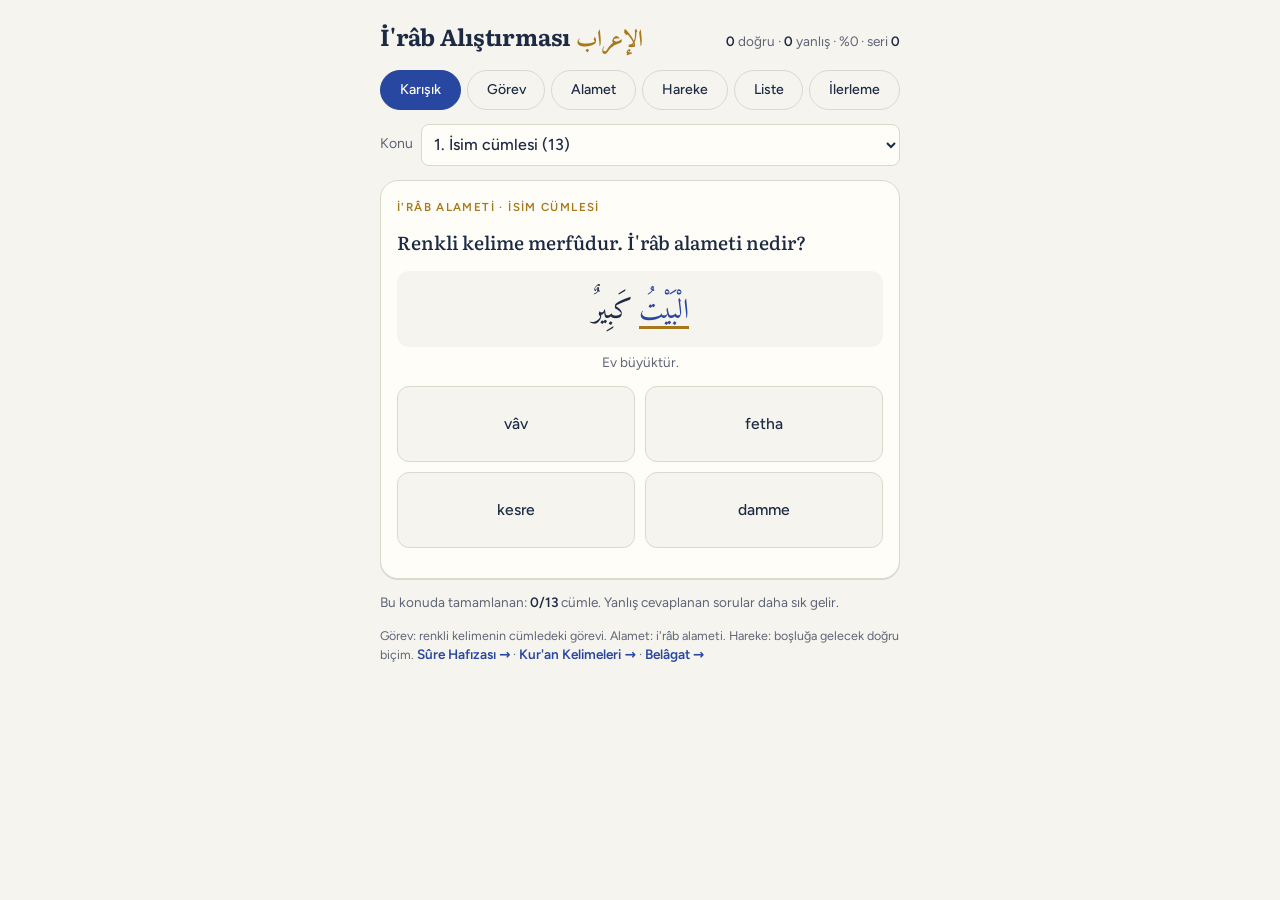
<file: irab.html>
<!doctype html><html lang="tr"><head><meta charset="utf-8"><meta name="viewport" content="width=device-width,initial-scale=1,viewport-fit=cover">
<title>İ'râb Alıştırması</title>
<meta name="theme-color" content="#f6f4ee" media="(prefers-color-scheme: light)">
<meta name="theme-color" content="#12161f" media="(prefers-color-scheme: dark)">
<meta name="format-detection" content="telephone=no">
<link rel="stylesheet" href="fonts.css">
<link rel="manifest" href="manifest.webmanifest">
<link rel="icon" href="icons/icon-192.png" sizes="192x192" type="image/png">
<style>[hidden]{display:none!important}*,*::before,*::after{box-sizing:border-box}
/* Layout: tek sütun, telefon ölçüsünde kart; üstte mod sekmeleri, ortada soru, altta seçenekler. Mushaf kâğıdı + lâcivert mürekkep + tezhip altını */
:root{
  --paper:#f6f4ee; --card:#fffdf8; --ink:#1d2a44; --muted:#5e6577; --line:#dcd8cc;
  --lapis:#2747a0; --lapis-soft:#e4e9f7; --gold:#a8781c; --gold-soft:#f5ead3;
  --ok:#1f7a4d; --ok-soft:#dcf0e4; --bad:#b03a2e; --bad-soft:#f7e1de;
  --f-ar:"Amiri","Noto Naskh Arabic","Scheherazade New","Traditional Arabic",serif;
  --f-disp:"Literata",Georgia,serif;
  --f-ui:"Figtree",system-ui,-apple-system,"Segoe UI",sans-serif;
}
@media (prefers-color-scheme: dark){:root:not([data-theme="light"]){
  --paper:#12161f; --card:#1a2030; --ink:#e8e4d8; --muted:#a3a8b6; --line:#2d3446;
  --lapis:#8fa8ec; --lapis-soft:#25305a; --gold:#d8aa52; --gold-soft:#3a3020;
  --ok:#6fcf9c; --ok-soft:#173a2a; --bad:#ec8a7e; --bad-soft:#41211e; color-scheme:dark}}
:root[data-theme="dark"]{
  --paper:#12161f; --card:#1a2030; --ink:#e8e4d8; --muted:#a3a8b6; --line:#2d3446;
  --lapis:#8fa8ec; --lapis-soft:#25305a; --gold:#d8aa52; --gold-soft:#3a3020;
  --ok:#6fcf9c; --ok-soft:#173a2a; --bad:#ec8a7e; --bad-soft:#41211e; color-scheme:dark}
html,body{background:var(--paper);color:var(--ink)}
body{font-family:var(--f-ui);font-size:17px;line-height:1.45;-webkit-tap-highlight-color:transparent;overscroll-behavior-y:contain;-webkit-text-size-adjust:100%;
  padding-left:max(16px,env(safe-area-inset-left,0px));padding-right:max(16px,env(safe-area-inset-right,0px));padding-block:12px 96px}
.wrap{max-width:520px;margin:0 auto;display:flex;flex-direction:column;gap:14px}
header{display:flex;align-items:baseline;justify-content:space-between;gap:4px 12px;flex-wrap:wrap}
h1{font-family:var(--f-disp);font-weight:700;font-size:1.45rem;margin:0;letter-spacing:-.01em}
h1 span{font-family:var(--f-ar);color:var(--gold);font-weight:700;margin-inline-start:6px}
.stats{font-size:.85rem;color:var(--muted);font-variant-numeric:tabular-nums}
.stats b{color:var(--ink)}
nav.tabs{display:flex;flex-wrap:wrap;gap:6px}
nav.tabs button{flex:1 1 auto;min-height:40px;border:1px solid var(--line);background:transparent;color:var(--ink);
  font:500 .88rem var(--f-ui);padding:6px 10px;border-radius:999px;cursor:pointer;touch-action:manipulation;user-select:none;-webkit-user-select:none}
nav.tabs button[aria-pressed="true"]{background:var(--lapis);border-color:var(--lapis);color:var(--card)}
.filter{display:flex;align-items:center;gap:8px;font-size:.88rem;color:var(--muted)}
.filter{flex-wrap:wrap}
.filter select{flex:1 1 200px;min-height:42px;font:500 1rem var(--f-ui);color:var(--ink);background:var(--card);border:1px solid var(--line);border-radius:8px;padding:6px 8px}
.card{background:var(--card);border:1px solid var(--line);border-radius:18px;padding:18px 16px 16px;display:flex;flex-direction:column;gap:14px;
  box-shadow:0 1px 0 var(--line)}
.kind{font-size:.72rem;letter-spacing:.12em;text-transform:uppercase;color:var(--gold);font-weight:600}
.prompt{font-family:var(--f-disp);font-size:1.18rem;font-weight:500;text-wrap:balance;margin:0}
.big{font-family:var(--f-ar);font-size:clamp(2.4rem,12vw,3.1rem);line-height:1.35;text-align:center;color:var(--lapis);direction:rtl}
.bignum{font-family:var(--f-disp);font-size:clamp(2.6rem,13vw,3.4rem);text-align:center;color:var(--lapis);font-variant-numeric:tabular-nums;line-height:1.1}
.sub{text-align:center;color:var(--muted);font-size:.95rem;margin-top:-8px}
.opts{display:grid;grid-template-columns:1fr 1fr;gap:10px}
.opts.one{grid-template-columns:1fr}
.opt{min-height:76px;min-width:0;border:1.5px solid var(--line);touch-action:manipulation;user-select:none;-webkit-user-select:none;background:var(--paper);color:var(--ink);border-radius:12px;
  font:500 1rem var(--f-ui);padding:10px 8px;cursor:pointer;display:flex;flex-direction:column;align-items:center;justify-content:center;gap:2px;text-align:center}
.opt .ar{font-family:var(--f-ar);font-size:1.5rem;line-height:1.2;direction:rtl}
.opt .tr{font-size:.85rem;color:var(--muted)}
.opt.num{font-family:var(--f-disp);font-size:1.6rem;font-variant-numeric:tabular-nums}
@media (hover:hover){.opt:hover:not(:disabled){border-color:var(--lapis)}}
.opt:active:not(:disabled){transform:scale(.98);border-color:var(--lapis)}
.opt:focus-visible,nav.tabs button:focus-visible,.next:focus-visible{outline:3px solid var(--gold);outline-offset:2px}
.opt.right{background:var(--ok-soft);border-color:var(--ok);color:var(--ok)}
.opt.right .tr{color:var(--ok)}
.opt.wrong{background:var(--bad-soft);border-color:var(--bad);color:var(--bad)}
.opt:disabled{cursor:default}
.feedback{border-radius:12px;padding:12px 14px;background:var(--gold-soft);font-size:.92rem;display:flex;flex-direction:column;gap:4px}
.feedback .title{font-weight:600}
.feedback .ar{font-family:var(--f-ar);font-size:1.45rem;line-height:1.3}
.feedback{scroll-margin-bottom:96px}
.feedback .fbhead{display:flex;align-items:baseline;justify-content:space-between;gap:8px}
.nextbar{position:fixed;left:0;right:0;bottom:0;z-index:5;background:var(--paper);border-top:1px solid var(--line);
  padding:10px max(16px,env(safe-area-inset-right,0px)) calc(10px + env(safe-area-inset-bottom,0px)) max(16px,env(safe-area-inset-left,0px))}
.next{display:block;width:100%;max-width:520px;margin:0 auto;min-height:56px;border:0;border-radius:14px;background:var(--lapis);color:var(--card);font:600 1.05rem var(--f-ui);padding:14px;cursor:pointer;touch-action:manipulation}
.weak{font-size:.85rem;color:var(--muted)}
.install{align-self:flex-start;border:1px solid var(--gold);background:var(--gold-soft);color:var(--ink);font:600 .9rem var(--f-ui);padding:9px 14px;border-radius:999px;cursor:pointer;min-height:42px}
.weak b{color:var(--ink);font-weight:600}
/* Liste */
.list{display:flex;flex-direction:column;gap:6px}
.search{font:400 1rem var(--f-ui);min-height:46px;padding:10px 12px;border-radius:10px;border:1px solid var(--line);background:var(--card);color:var(--ink)}
.row{display:grid;grid-template-columns:34px minmax(0,1fr) auto;gap:10px;align-items:center;background:var(--card);border:1px solid var(--line);border-radius:12px;padding:10px 12px}
.row .no{font-family:var(--f-disp);font-weight:700;color:var(--gold);font-variant-numeric:tabular-nums;text-align:center}
.row .mid{min-width:0}
.row .nm{font-weight:600}
.row .mn{font-size:.82rem;color:var(--muted)}
.row .rt{text-align:end;display:flex;flex-direction:column;align-items:flex-end;gap:2px}
.row .rar{font-family:var(--f-ar);font-size:1.3rem;line-height:1.1;color:var(--lapis)}
.pill{font-size:.72rem;padding:2px 7px;border-radius:999px;background:var(--lapis-soft);color:var(--lapis);font-variant-numeric:tabular-nums;white-space:nowrap}
.pill.d{background:var(--gold-soft);color:var(--gold)}
.note{font-size:.78rem;color:var(--muted)}
.prog{display:flex;flex-direction:column;gap:14px}
.prog h3{font:600 1rem var(--f-ui);margin:0 0 6px}
.kpis{display:grid;grid-template-columns:repeat(3,1fr);gap:8px}
.kpi{background:var(--card);border:1px solid var(--line);border-radius:12px;padding:10px;text-align:center}
.kpi b{display:block;font-size:1.35rem;color:var(--lapis);font-variant-numeric:tabular-nums}
.kpi span{font-size:.75rem;color:var(--muted)}
.days{display:grid;grid-template-columns:repeat(7,1fr);gap:6px;align-items:end;height:120px;background:var(--card);border:1px solid var(--line);border-radius:12px;padding:10px 10px 6px}
.day{display:flex;flex-direction:column;align-items:center;justify-content:flex-end;height:100%;gap:3px;font-size:.7rem;color:var(--muted)}
.stk{width:70%;height:70%;display:flex;flex-direction:column;justify-content:flex-end}.stk:empty,.stk.z{border-bottom:2px solid var(--line)}
.bar{width:100%;background:var(--lapis)}
.bar.w{background:var(--bad);border-radius:0}
.mrow{display:grid;grid-template-columns:110px 1fr 46px;gap:8px;align-items:center;font-size:.85rem}
.track{height:8px;background:var(--line);border-radius:99px;overflow:hidden}
.fill{height:100%;background:var(--ok)}
.btns{display:flex;flex-wrap:wrap;gap:8px}
.btn{border:1px solid var(--line);background:var(--card);color:var(--ink);font:600 .88rem var(--f-ui);padding:10px 14px;border-radius:999px;min-height:44px;cursor:pointer}
.btn.danger{border-color:var(--bad);color:var(--bad)}
@media (prefers-reduced-motion:no-preference){.opt{transition:background .15s,border-color .15s,transform .08s}}
/* Yatay tutuş: başlık küçülür, seçenekler dört sütun */
@media (orientation:landscape) and (max-height:500px){
  body{padding-block:8px 84px}
  .wrap{max-width:760px;gap:10px}
  .card{padding:14px 16px;gap:10px}
  .big{font-size:2.2rem}.bignum{font-size:2.3rem}
  .opts{grid-template-columns:repeat(4,1fr)}.opts.two{grid-template-columns:1fr 1fr}
  .opt{min-height:60px}
  .next{max-width:760px}
}
.ayah{font-family:var(--f-ar);font-size:1.55rem;line-height:2.1;direction:rtl;text-align:center;color:var(--ink);background:var(--paper);border-radius:12px;padding:10px 12px}
.ref{text-align:center;color:var(--muted);font-size:.85rem;margin-top:-8px}
.opt.mean{font-size:.98rem;line-height:1.3}
.opt .arw{font-family:var(--f-ar);font-size:1.7rem;line-height:1.3;direction:rtl}
.feedback .ayah{font-size:1.3rem;background:transparent;padding:4px 0;text-align:right}
.wrow{display:grid;grid-template-columns:minmax(0,1fr) auto;gap:10px;align-items:center;background:var(--card);border:1px solid var(--line);border-radius:12px;padding:8px 12px}
.wrow .m{font-size:.92rem}.wrow .m small{display:block;color:var(--muted);font-size:.76rem}
.wrow .a{font-family:var(--f-ar);font-size:1.5rem;color:var(--lapis);direction:rtl}
.wrow.ok{border-color:var(--ok)}
.sh{font:600 .95rem var(--f-ui);margin:10px 0 2px;color:var(--gold)}
.applink{font-size:.85rem;color:var(--lapis);text-decoration:none;font-weight:600}
.sent{font-size:1.75rem;line-height:2}
.tg{color:var(--lapis);border-bottom:3px solid var(--gold);padding-bottom:2px}
.wrow.col{grid-template-columns:1fr}
.wrow.col .sent{font-size:1.4rem;background:transparent;padding:0;text-align:right}
.opts.two{grid-template-columns:1fr 1fr}
</style>
</head><body>
<div class="wrap">
  <header>
    <h1>İ'râb Alıştırması<span>الإعراب</span></h1>
    <div class="stats" id="stats"></div>
  </header>
  <nav class="tabs" id="tabs" aria-label="Çalışma türü">
    <button data-mode="mix" aria-pressed="true">Karışık</button>
    <button data-mode="gorev">Görev</button>
    <button data-mode="alamet">Alamet</button>
    <button data-mode="hareke">Hareke</button>
    <button data-mode="liste">Liste</button>
    <button data-mode="ilerleme">İlerleme</button>
  </nav>
  <div class="filter" id="filterBox">
    <label for="range">Konu</label>
    <select id="range"></select>
  </div>
  <section class="card" id="quiz" aria-live="polite"></section>
  <div class="weak" id="weak"></div>
  <section id="listView" hidden><div class="list" id="rows"></div></section>
  <section id="progView" class="prog" hidden></section>
  <div class="note">Görev: renkli kelimenin cümledeki görevi. Alamet: i'râb alameti. Hareke: boşluğa gelecek doğru biçim. <a class="applink" href="./">Sûre Hafızası →</a> · <a class="applink" href="kelime.html">Kur'an Kelimeleri →</a> · <a class="applink" href="belagat.html">Belâgat →</a></div>
</div>
<script>
const DATA={"K": {"1": "İsim cümlesi", "2": "Fiil cümlesi", "3": "Harf-i cer ve izafet", "4": "Sıfat", "5": "Kâne ve kardeşleri", "6": "İnne ve kardeşleri", "7": "Esmâ-i hamse", "8": "Muzâri fiilin i'râbı", "9": "Nâib-i fâil", "10": "Mef'ûller, hâl, temyiz", "11": "Tâbiler, nidâ, istisnâ"}, "Q": [{"k": 1, "pre": "", "tg": "الطَّالِبُ", "post": " مُجْتَهِدٌ", "tr": "Öğrenci çalışkandır.", "role": "mübtedâ", "cs": "R", "al": "damme", "f": ["الطَّالِبُ", "الطَّالِبَ", "الطَّالِبِ"]}, {"k": 1, "pre": "الطَّالِبُ ", "tg": "مُجْتَهِدٌ", "post": "", "tr": "Öğrenci çalışkandır.", "role": "haber", "cs": "R", "al": "damme", "f": ["مُجْتَهِدٌ", "مُجْتَهِدًا", "مُجْتَهِدٍ"]}, {"k": 1, "pre": "", "tg": "الْبَيْتُ", "post": " كَبِيرٌ", "tr": "Ev büyüktür.", "role": "mübtedâ", "cs": "R", "al": "damme", "f": ["الْبَيْتُ", "الْبَيْتَ", "الْبَيْتِ"]}, {"k": 1, "pre": "الْمُعَلِّمَةُ ", "tg": "حَاضِرَةٌ", "post": "", "tr": "Öğretmen hanım hazırdır.", "role": "haber", "cs": "R", "al": "damme", "f": ["حَاضِرَةٌ", "حَاضِرَةً", "حَاضِرَةٍ"]}, {"k": 1, "pre": "", "tg": "الطَّالِبَانِ", "post": " مُجْتَهِدَانِ", "tr": "İki öğrenci çalışkandır.", "role": "mübtedâ", "cs": "R", "al": "elif", "f": ["الطَّالِبَانِ", "الطَّالِبَيْنِ"]}, {"k": 1, "pre": "الطَّالِبَانِ ", "tg": "مُجْتَهِدَانِ", "post": "", "tr": "İki öğrenci çalışkandır.", "role": "haber", "cs": "R", "al": "elif", "f": ["مُجْتَهِدَانِ", "مُجْتَهِدَيْنِ"]}, {"k": 1, "pre": "", "tg": "الْمُعَلِّمُونَ", "post": " حَاضِرُونَ", "tr": "Öğretmenler hazırdır.", "role": "mübtedâ", "cs": "R", "al": "vâv", "f": ["الْمُعَلِّمُونَ", "الْمُعَلِّمِينَ"]}, {"k": 1, "pre": "الْمُعَلِّمُونَ ", "tg": "حَاضِرُونَ", "post": "", "tr": "Öğretmenler hazırdır.", "role": "haber", "cs": "R", "al": "vâv", "f": ["حَاضِرُونَ", "حَاضِرِينَ"]}, {"k": 1, "pre": "", "tg": "الطَّالِبَاتُ", "post": " مُجْتَهِدَاتٌ", "tr": "Kız öğrenciler çalışkandır.", "role": "mübtedâ", "cs": "R", "al": "damme", "f": ["الطَّالِبَاتُ", "الطَّالِبَاتِ", "الطَّالِبَاتَ"]}, {"k": 1, "pre": "الطَّالِبَاتُ ", "tg": "مُجْتَهِدَاتٌ", "post": "", "tr": "Kız öğrenciler çalışkandır.", "role": "haber", "cs": "R", "al": "damme", "f": ["مُجْتَهِدَاتٌ", "مُجْتَهِدَاتٍ", "مُجْتَهِدَاتً"]}, {"k": 1, "pre": "الْكِتَابُ ", "tg": "مُفِيدٌ", "post": "", "tr": "Kitap faydalıdır.", "role": "haber", "cs": "R", "al": "damme", "f": ["مُفِيدٌ", "مُفِيدًا", "مُفِيدٍ"]}, {"k": 1, "pre": "", "tg": "الْعِلْمُ", "post": " نُورٌ", "tr": "İlim nurdur.", "role": "mübtedâ", "cs": "R", "al": "damme", "f": ["الْعِلْمُ", "الْعِلْمَ", "الْعِلْمِ"]}, {"k": 1, "pre": "اللهُ ", "tg": "غَفُورٌ", "post": "", "tr": "Allah çok bağışlayandır.", "role": "haber", "cs": "R", "al": "damme", "f": ["غَفُورٌ", "غَفُورًا", "غَفُورٍ"]}, {"k": 2, "pre": "ذَهَبَ ", "tg": "الطَّالِبُ", "post": " إِلَى الْمَدْرَسَةِ", "tr": "Öğrenci okula gitti.", "role": "fâil", "cs": "R", "al": "damme", "f": ["الطَّالِبُ", "الطَّالِبَ", "الطَّالِبِ"]}, {"k": 2, "pre": "كَتَبَ الطَّالِبُ ", "tg": "الدَّرْسَ", "post": "", "tr": "Öğrenci dersi yazdı.", "role": "mef'ûl bih", "cs": "N", "al": "fetha", "f": ["الدَّرْسَ", "الدَّرْسُ", "الدَّرْسِ"]}, {"k": 2, "pre": "كَتَبَ ", "tg": "الطَّالِبُ", "post": " الدَّرْسَ", "tr": "Öğrenci dersi yazdı.", "role": "fâil", "cs": "R", "al": "damme", "f": ["الطَّالِبُ", "الطَّالِبَ", "الطَّالِبِ"]}, {"k": 2, "pre": "قَرَأَ الْوَلَدُ ", "tg": "كِتَابًا", "post": "", "tr": "Çocuk bir kitap okudu.", "role": "mef'ûl bih", "cs": "N", "al": "fetha", "f": ["كِتَابًا", "كِتَابٌ", "كِتَابٍ"]}, {"k": 2, "pre": "حَضَرَ ", "tg": "الْمُعَلِّمُونَ", "post": "", "tr": "Öğretmenler geldi.", "role": "fâil", "cs": "R", "al": "vâv", "f": ["الْمُعَلِّمُونَ", "الْمُعَلِّمِينَ"]}, {"k": 2, "pre": "رَأَيْتُ ", "tg": "الْمُعَلِّمِينَ", "post": "", "tr": "Öğretmenleri gördüm.", "role": "mef'ûl bih", "cs": "N", "al": "yâ", "f": ["الْمُعَلِّمِينَ", "الْمُعَلِّمُونَ"]}, {"k": 2, "pre": "جَاءَ ", "tg": "الطَّالِبَانِ", "post": "", "tr": "İki öğrenci geldi.", "role": "fâil", "cs": "R", "al": "elif", "f": ["الطَّالِبَانِ", "الطَّالِبَيْنِ"]}, {"k": 2, "pre": "سَأَلَ الْمُعَلِّمُ ", "tg": "الطَّالِبَيْنِ", "post": "", "tr": "Öğretmen iki öğrenciye sordu.", "role": "mef'ûl bih", "cs": "N", "al": "yâ", "f": ["الطَّالِبَيْنِ", "الطَّالِبَانِ"]}, {"k": 2, "pre": "رَأَيْتُ ", "tg": "الطَّالِبَاتِ", "post": "", "tr": "Kız öğrencileri gördüm.", "role": "mef'ûl bih", "cs": "N", "al": "kesre (fetha yerine)", "f": ["الطَّالِبَاتِ", "الطَّالِبَاتُ", "الطَّالِبَاتَ"]}, {"k": 2, "pre": "نَجَحَتِ ", "tg": "الطَّالِبَاتُ", "post": "", "tr": "Kız öğrenciler başardı.", "role": "fâil", "cs": "R", "al": "damme", "f": ["الطَّالِبَاتُ", "الطَّالِبَاتِ", "الطَّالِبَاتَ"]}, {"k": 2, "pre": "شَرِبَ الطِّفْلُ ", "tg": "الْحَلِيبَ", "post": "", "tr": "Çocuk sütü içti.", "role": "mef'ûl bih", "cs": "N", "al": "fetha", "f": ["الْحَلِيبَ", "الْحَلِيبُ", "الْحَلِيبِ"]}, {"k": 2, "pre": "فَتَحَ ", "tg": "الْوَلَدُ", "post": " الْبَابَ", "tr": "Çocuk kapıyı açtı.", "role": "fâil", "cs": "R", "al": "damme", "f": ["الْوَلَدُ", "الْوَلَدَ", "الْوَلَدِ"]}, {"k": 3, "pre": "ذَهَبَ الطَّالِبُ إِلَى ", "tg": "الْمَدْرَسَةِ", "post": "", "tr": "Öğrenci okula gitti.", "role": "mecrûr (harf-i cerle)", "cs": "C", "al": "kesre", "f": ["الْمَدْرَسَةِ", "الْمَدْرَسَةُ", "الْمَدْرَسَةَ"]}, {"k": 3, "pre": "الْكِتَابُ عَلَى ", "tg": "الْمَكْتَبِ", "post": "", "tr": "Kitap masanın üstündedir.", "role": "mecrûr (harf-i cerle)", "cs": "C", "al": "kesre", "f": ["الْمَكْتَبِ", "الْمَكْتَبُ", "الْمَكْتَبَ"]}, {"k": 3, "pre": "سَلَّمْتُ عَلَى ", "tg": "الْمُعَلِّمِينَ", "post": "", "tr": "Öğretmenlere selam verdim.", "role": "mecrûr (harf-i cerle)", "cs": "C", "al": "yâ", "f": ["الْمُعَلِّمِينَ", "الْمُعَلِّمُونَ"]}, {"k": 3, "pre": "مَرَرْتُ ", "tg": "بِالطَّالِبَيْنِ", "post": "", "tr": "İki öğrenciye uğradım.", "role": "mecrûr (harf-i cerle)", "cs": "C", "al": "yâ", "f": ["بِالطَّالِبَيْنِ", "بِالطَّالِبَانِ"]}, {"k": 3, "pre": "هٰذَا كِتَابُ ", "tg": "الطَّالِبِ", "post": "", "tr": "Bu, öğrencinin kitabıdır.", "role": "muzâfun ileyh", "cs": "C", "al": "kesre", "f": ["الطَّالِبِ", "الطَّالِبُ", "الطَّالِبَ"]}, {"k": 3, "pre": "بَابُ ", "tg": "الْبَيْتِ", "post": " مَفْتُوحٌ", "tr": "Evin kapısı açıktır.", "role": "muzâfun ileyh", "cs": "C", "al": "kesre", "f": ["الْبَيْتِ", "الْبَيْتُ", "الْبَيْتَ"]}, {"k": 3, "pre": "", "tg": "بَابُ", "post": " الْبَيْتِ مَفْتُوحٌ", "tr": "Evin kapısı açıktır.", "role": "mübtedâ", "cs": "R", "al": "damme", "f": ["بَابُ", "بَابَ", "بَابِ"]}, {"k": 3, "pre": "قَرَأْتُ كِتَابَ ", "tg": "الْمُعَلِّمِ", "post": "", "tr": "Öğretmenin kitabını okudum.", "role": "muzâfun ileyh", "cs": "C", "al": "kesre", "f": ["الْمُعَلِّمِ", "الْمُعَلِّمُ", "الْمُعَلِّمَ"]}, {"k": 3, "pre": "قَرَأْتُ ", "tg": "كِتَابَ", "post": " الْمُعَلِّمِ", "tr": "Öğretmenin kitabını okudum.", "role": "mef'ûl bih", "cs": "N", "al": "fetha", "f": ["كِتَابَ", "كِتَابُ", "كِتَابِ"]}, {"k": 3, "pre": "حَقِيبَةُ ", "tg": "الطَّالِبَةِ", "post": " جَدِيدَةٌ", "tr": "Kız öğrencinin çantası yenidir.", "role": "muzâfun ileyh", "cs": "C", "al": "kesre", "f": ["الطَّالِبَةِ", "الطَّالِبَةُ", "الطَّالِبَةَ"]}, {"k": 3, "pre": "هٰؤُلَاءِ مُعَلِّمُو ", "tg": "الْمَدْرَسَةِ", "post": "", "tr": "Bunlar okulun öğretmenleridir.", "role": "muzâfun ileyh", "cs": "C", "al": "kesre", "f": ["الْمَدْرَسَةِ", "الْمَدْرَسَةُ", "الْمَدْرَسَةَ"]}, {"k": 3, "pre": "صَلَّيْتُ فِي ", "tg": "مَسَاجِدَ", "post": " كَثِيرَةٍ", "tr": "Birçok mescitte namaz kıldım.", "role": "mecrûr (harf-i cerle)", "cs": "C", "al": "fetha (kesre yerine)", "f": ["مَسَاجِدَ", "مَسَاجِدِ", "مَسَاجِدٍ"]}, {"k": 3, "pre": "سَافَرْتُ إِلَى ", "tg": "مَكَّةَ", "post": "", "tr": "Mekke'ye yolculuk ettim.", "role": "mecrûr (harf-i cerle)", "cs": "C", "al": "fetha (kesre yerine)", "f": ["مَكَّةَ", "مَكَّةِ", "مَكَّةٍ"]}, {"k": 4, "pre": "هٰذَا طَالِبٌ ", "tg": "مُجْتَهِدٌ", "post": "", "tr": "Bu çalışkan bir öğrencidir.", "role": "sıfat", "cs": "R", "al": "damme", "f": ["مُجْتَهِدٌ", "مُجْتَهِدًا", "مُجْتَهِدٍ"]}, {"k": 4, "pre": "قَرَأْتُ كِتَابًا ", "tg": "مُفِيدًا", "post": "", "tr": "Faydalı bir kitap okudum.", "role": "sıfat", "cs": "N", "al": "fetha", "f": ["مُفِيدًا", "مُفِيدٌ", "مُفِيدٍ"]}, {"k": 4, "pre": "سَكَنْتُ فِي بَيْتٍ ", "tg": "كَبِيرٍ", "post": "", "tr": "Büyük bir evde oturdum.", "role": "sıfat", "cs": "C", "al": "kesre", "f": ["كَبِيرٍ", "كَبِيرٌ", "كَبِيرًا"]}, {"k": 4, "pre": "جَاءَ الطَّالِبُ ", "tg": "الْجَدِيدُ", "post": "", "tr": "Yeni öğrenci geldi.", "role": "sıfat", "cs": "R", "al": "damme", "f": ["الْجَدِيدُ", "الْجَدِيدَ", "الْجَدِيدِ"]}, {"k": 4, "pre": "رَأَيْتُ الطَّالِبَ ", "tg": "الْجَدِيدَ", "post": "", "tr": "Yeni öğrenciyi gördüm.", "role": "sıfat", "cs": "N", "al": "fetha", "f": ["الْجَدِيدَ", "الْجَدِيدُ", "الْجَدِيدِ"]}, {"k": 4, "pre": "سَلَّمْتُ عَلَى الْمُعَلِّمِ ", "tg": "الْجَدِيدِ", "post": "", "tr": "Yeni öğretmene selam verdim.", "role": "sıfat", "cs": "C", "al": "kesre", "f": ["الْجَدِيدِ", "الْجَدِيدُ", "الْجَدِيدَ"]}, {"k": 4, "pre": "حَضَرَ الطَّالِبَانِ ", "tg": "الْمُجْتَهِدَانِ", "post": "", "tr": "Çalışkan iki öğrenci geldi.", "role": "sıfat", "cs": "R", "al": "elif", "f": ["الْمُجْتَهِدَانِ", "الْمُجْتَهِدَيْنِ"]}, {"k": 4, "pre": "رَأَيْتُ الْمُعَلِّمِينَ ", "tg": "الصَّالِحِينَ", "post": "", "tr": "Sâlih öğretmenleri gördüm.", "role": "sıfat", "cs": "N", "al": "yâ", "f": ["الصَّالِحِينَ", "الصَّالِحُونَ"]}, {"k": 4, "pre": "فِي الْمَدِينَةِ مَسَاجِدُ ", "tg": "كَثِيرَةٌ", "post": "", "tr": "Şehirde birçok mescit vardır.", "role": "sıfat", "cs": "R", "al": "damme", "f": ["كَثِيرَةٌ", "كَثِيرَةً", "كَثِيرَةٍ"]}, {"k": 4, "pre": "اِشْتَرَيْتُ سَيَّارَةً ", "tg": "جَدِيدَةً", "post": "", "tr": "Yeni bir araba satın aldım.", "role": "sıfat", "cs": "N", "al": "fetha", "f": ["جَدِيدَةً", "جَدِيدَةٌ", "جَدِيدَةٍ"]}, {"k": 5, "pre": "كَانَ ", "tg": "الطَّالِبُ", "post": " مُجْتَهِدًا", "tr": "Öğrenci çalışkandı.", "role": "kâne ve kardeşlerinin ismi", "cs": "R", "al": "damme", "f": ["الطَّالِبُ", "الطَّالِبَ", "الطَّالِبِ"]}, {"k": 5, "pre": "كَانَ الطَّالِبُ ", "tg": "مُجْتَهِدًا", "post": "", "tr": "Öğrenci çalışkandı.", "role": "kâne ve kardeşlerinin haberi", "cs": "N", "al": "fetha", "f": ["مُجْتَهِدًا", "مُجْتَهِدٌ", "مُجْتَهِدٍ"]}, {"k": 5, "pre": "كَانَ الْجَوُّ ", "tg": "بَارِدًا", "post": "", "tr": "Hava soğuktu.", "role": "kâne ve kardeşlerinin haberi", "cs": "N", "al": "fetha", "f": ["بَارِدًا", "بَارِدٌ", "بَارِدٍ"]}, {"k": 5, "pre": "كَانَ ", "tg": "الْمُعَلِّمُونَ", "post": " حَاضِرِينَ", "tr": "Öğretmenler hazırdı.", "role": "kâne ve kardeşlerinin ismi", "cs": "R", "al": "vâv", "f": ["الْمُعَلِّمُونَ", "الْمُعَلِّمِينَ"]}, {"k": 5, "pre": "كَانَ الْمُعَلِّمُونَ ", "tg": "حَاضِرِينَ", "post": "", "tr": "Öğretmenler hazırdı.", "role": "kâne ve kardeşlerinin haberi", "cs": "N", "al": "yâ", "f": ["حَاضِرِينَ", "حَاضِرُونَ"]}, {"k": 5, "pre": "لَيْسَ ", "tg": "الدَّرْسُ", "post": " صَعْبًا", "tr": "Ders zor değildir.", "role": "kâne ve kardeşlerinin ismi", "cs": "R", "al": "damme", "f": ["الدَّرْسُ", "الدَّرْسَ", "الدَّرْسِ"]}, {"k": 5, "pre": "لَيْسَ الدَّرْسُ ", "tg": "صَعْبًا", "post": "", "tr": "Ders zor değildir.", "role": "kâne ve kardeşlerinin haberi", "cs": "N", "al": "fetha", "f": ["صَعْبًا", "صَعْبٌ", "صَعْبٍ"]}, {"k": 5, "pre": "صَارَ ", "tg": "الْوَلَدُ", "post": " رَجُلًا", "tr": "Çocuk adam oldu.", "role": "kâne ve kardeşlerinin ismi", "cs": "R", "al": "damme", "f": ["الْوَلَدُ", "الْوَلَدَ", "الْوَلَدِ"]}, {"k": 5, "pre": "صَارَ الْوَلَدُ ", "tg": "رَجُلًا", "post": "", "tr": "Çocuk adam oldu.", "role": "kâne ve kardeşlerinin haberi", "cs": "N", "al": "fetha", "f": ["رَجُلًا", "رَجُلٌ", "رَجُلٍ"]}, {"k": 5, "pre": "مَا زَالَ الْمَطَرُ ", "tg": "نَازِلًا", "post": "", "tr": "Yağmur hâlâ yağıyor.", "role": "kâne ve kardeşlerinin haberi", "cs": "N", "al": "fetha", "f": ["نَازِلًا", "نَازِلٌ", "نَازِلٍ"]}, {"k": 5, "pre": "كَانَ الطَّالِبَانِ ", "tg": "غَائِبَيْنِ", "post": "", "tr": "İki öğrenci yoktu.", "role": "kâne ve kardeşlerinin haberi", "cs": "N", "al": "yâ", "f": ["غَائِبَيْنِ", "غَائِبَانِ"]}, {"k": 5, "pre": "أَصْبَحَتِ ", "tg": "الطَّالِبَاتُ", "post": " مُعَلِّمَاتٍ", "tr": "Kız öğrenciler öğretmen oldu.", "role": "kâne ve kardeşlerinin ismi", "cs": "R", "al": "damme", "f": ["الطَّالِبَاتُ", "الطَّالِبَاتِ", "الطَّالِبَاتَ"]}, {"k": 5, "pre": "أَصْبَحَتِ الطَّالِبَاتُ ", "tg": "مُعَلِّمَاتٍ", "post": "", "tr": "Kız öğrenciler öğretmen oldu.", "role": "kâne ve kardeşlerinin haberi", "cs": "N", "al": "kesre (fetha yerine)", "f": ["مُعَلِّمَاتٍ", "مُعَلِّمَاتٌ", "مُعَلِّمَاتً"]}, {"k": 6, "pre": "إِنَّ ", "tg": "الطَّالِبَ", "post": " مُجْتَهِدٌ", "tr": "Şüphesiz öğrenci çalışkandır.", "role": "inne ve kardeşlerinin ismi", "cs": "N", "al": "fetha", "f": ["الطَّالِبَ", "الطَّالِبُ", "الطَّالِبِ"]}, {"k": 6, "pre": "إِنَّ الطَّالِبَ ", "tg": "مُجْتَهِدٌ", "post": "", "tr": "Şüphesiz öğrenci çalışkandır.", "role": "inne ve kardeşlerinin haberi", "cs": "R", "al": "damme", "f": ["مُجْتَهِدٌ", "مُجْتَهِدًا", "مُجْتَهِدٍ"]}, {"k": 6, "pre": "إِنَّ ", "tg": "اللهَ", "post": " غَفُورٌ", "tr": "Şüphesiz Allah çok bağışlayandır.", "role": "inne ve kardeşlerinin ismi", "cs": "N", "al": "fetha", "f": ["اللهَ", "اللهُ", "اللهِ"]}, {"k": 6, "pre": "إِنَّ اللهَ ", "tg": "غَفُورٌ", "post": "", "tr": "Şüphesiz Allah çok bağışlayandır.", "role": "inne ve kardeşlerinin haberi", "cs": "R", "al": "damme", "f": ["غَفُورٌ", "غَفُورًا", "غَفُورٍ"]}, {"k": 6, "pre": "لَيْتَ ", "tg": "الشَّبَابَ", "post": " يَعُودُ", "tr": "Keşke gençlik geri dönse.", "role": "inne ve kardeşlerinin ismi", "cs": "N", "al": "fetha", "f": ["الشَّبَابَ", "الشَّبَابُ", "الشَّبَابِ"]}, {"k": 6, "pre": "لَعَلَّ ", "tg": "الْمُسَافِرِينَ", "post": " قَادِمُونَ", "tr": "Umulur ki yolcular geliyordur.", "role": "inne ve kardeşlerinin ismi", "cs": "N", "al": "yâ", "f": ["الْمُسَافِرِينَ", "الْمُسَافِرُونَ"]}, {"k": 6, "pre": "لَعَلَّ الْمُسَافِرِينَ ", "tg": "قَادِمُونَ", "post": "", "tr": "Umulur ki yolcular geliyordur.", "role": "inne ve kardeşlerinin haberi", "cs": "R", "al": "vâv", "f": ["قَادِمُونَ", "قَادِمِينَ"]}, {"k": 6, "pre": "عَلِمْتُ أَنَّ ", "tg": "الِامْتِحَانَ", "post": " قَرِيبٌ", "tr": "Sınavın yakın olduğunu öğrendim.", "role": "inne ve kardeşlerinin ismi", "cs": "N", "al": "fetha", "f": ["الِامْتِحَانَ", "الِامْتِحَانُ", "الِامْتِحَانِ"]}, {"k": 6, "pre": "كَأَنَّ ", "tg": "الْعِلْمَ", "post": " نُورٌ", "tr": "İlim sanki bir nurdur.", "role": "inne ve kardeşlerinin ismi", "cs": "N", "al": "fetha", "f": ["الْعِلْمَ", "الْعِلْمُ", "الْعِلْمِ"]}, {"k": 6, "pre": "إِنَّ ", "tg": "الطَّالِبَيْنِ", "post": " مُجْتَهِدَانِ", "tr": "Şüphesiz iki öğrenci çalışkandır.", "role": "inne ve kardeşlerinin ismi", "cs": "N", "al": "yâ", "f": ["الطَّالِبَيْنِ", "الطَّالِبَانِ"]}, {"k": 6, "pre": "إِنَّ الطَّالِبَيْنِ ", "tg": "مُجْتَهِدَانِ", "post": "", "tr": "Şüphesiz iki öğrenci çalışkandır.", "role": "inne ve kardeşlerinin haberi", "cs": "R", "al": "elif", "f": ["مُجْتَهِدَانِ", "مُجْتَهِدَيْنِ"]}, {"k": 6, "pre": "الْبَيْتُ صَغِيرٌ لٰكِنَّ ", "tg": "الْحَدِيقَةَ", "post": " وَاسِعَةٌ", "tr": "Ev küçük ama bahçe geniştir.", "role": "inne ve kardeşlerinin ismi", "cs": "N", "al": "fetha", "f": ["الْحَدِيقَةَ", "الْحَدِيقَةُ", "الْحَدِيقَةِ"]}, {"k": 7, "pre": "جَاءَ ", "tg": "أَبُوكَ", "post": "", "tr": "Baban geldi.", "role": "fâil", "cs": "R", "al": "vâv", "f": ["أَبُوكَ", "أَبَاكَ", "أَبِيكَ"]}, {"k": 7, "pre": "رَأَيْتُ ", "tg": "أَبَاكَ", "post": "", "tr": "Babanı gördüm.", "role": "mef'ûl bih", "cs": "N", "al": "elif", "f": ["أَبَاكَ", "أَبُوكَ", "أَبِيكَ"]}, {"k": 7, "pre": "سَلَّمْتُ عَلَى ", "tg": "أَبِيكَ", "post": "", "tr": "Babana selam verdim.", "role": "mecrûr (harf-i cerle)", "cs": "C", "al": "yâ", "f": ["أَبِيكَ", "أَبُوكَ", "أَبَاكَ"]}, {"k": 7, "pre": "", "tg": "أَخُوكَ", "post": " طَبِيبٌ", "tr": "Kardeşin doktordur.", "role": "mübtedâ", "cs": "R", "al": "vâv", "f": ["أَخُوكَ", "أَخَاكَ", "أَخِيكَ"]}, {"k": 7, "pre": "زُرْتُ ", "tg": "أَخَاكَ", "post": "", "tr": "Kardeşini ziyaret ettim.", "role": "mef'ûl bih", "cs": "N", "al": "elif", "f": ["أَخَاكَ", "أَخُوكَ", "أَخِيكَ"]}, {"k": 7, "pre": "هٰذَا كِتَابُ ", "tg": "أَخِيكَ", "post": "", "tr": "Bu, kardeşinin kitabıdır.", "role": "muzâfun ileyh", "cs": "C", "al": "yâ", "f": ["أَخِيكَ", "أَخُوكَ", "أَخَاكَ"]}, {"k": 7, "pre": "إِنَّ ", "tg": "أَبَاكَ", "post": " كَرِيمٌ", "tr": "Şüphesiz baban cömerttir.", "role": "inne ve kardeşlerinin ismi", "cs": "N", "al": "elif", "f": ["أَبَاكَ", "أَبُوكَ", "أَبِيكَ"]}, {"k": 7, "pre": "كَانَ ", "tg": "أَبُوكَ", "post": " مُعَلِّمًا", "tr": "Baban öğretmendi.", "role": "kâne ve kardeşlerinin ismi", "cs": "R", "al": "vâv", "f": ["أَبُوكَ", "أَبَاكَ", "أَبِيكَ"]}, {"k": 7, "pre": "جَاءَ ", "tg": "ذُو", "post": " عِلْمٍ", "tr": "İlim sahibi biri geldi.", "role": "fâil", "cs": "R", "al": "vâv", "f": ["ذُو", "ذَا", "ذِي"]}, {"k": 7, "pre": "مَرَرْتُ بِرَجُلٍ ", "tg": "ذِي", "post": " مَالٍ", "tr": "Mal sahibi bir adama uğradım.", "role": "sıfat", "cs": "C", "al": "yâ", "f": ["ذِي", "ذُو", "ذَا"]}, {"k": 8, "pre": "", "tg": "يَكْتُبُ", "post": " الطَّالِبُ الدَّرْسَ", "tr": "Öğrenci dersi yazıyor.", "role": "merfû muzâri", "cs": "R", "al": "damme", "f": ["يَكْتُبُ", "يَكْتُبَ", "يَكْتُبْ"]}, {"k": 8, "pre": "أُرِيدُ أَنْ ", "tg": "أَذْهَبَ", "post": "", "tr": "Gitmek istiyorum.", "role": "mansûb muzâri", "cs": "N", "al": "fetha", "f": ["أَذْهَبَ", "أَذْهَبُ", "أَذْهَبْ"]}, {"k": 8, "pre": "لَنْ ", "tg": "يَنْجَحَ", "post": " الْكَسْلَانُ", "tr": "Tembel başaramayacak.", "role": "mansûb muzâri", "cs": "N", "al": "fetha", "f": ["يَنْجَحَ", "يَنْجَحُ", "يَنْجَحْ"]}, {"k": 8, "pre": "جِئْتُ كَيْ ", "tg": "أَتَعَلَّمَ", "post": "", "tr": "Öğrenmek için geldim.", "role": "mansûb muzâri", "cs": "N", "al": "fetha", "f": ["أَتَعَلَّمَ", "أَتَعَلَّمُ", "أَتَعَلَّمْ"]}, {"k": 8, "pre": "لَمْ ", "tg": "يَحْضُرْ", "post": " أَحَدٌ", "tr": "Kimse gelmedi.", "role": "meczûm muzâri", "cs": "Z", "al": "sükûn", "f": ["يَحْضُرْ", "يَحْضُرُ", "يَحْضُرَ"]}, {"k": 8, "pre": "لَا ", "tg": "تَكْذِبْ", "post": "", "tr": "Yalan söyleme.", "role": "meczûm muzâri", "cs": "Z", "al": "sükûn", "f": ["تَكْذِبْ", "تَكْذِبُ", "تَكْذِبَ"]}, {"k": 8, "pre": "إِنْ ", "tg": "تَدْرُسْ", "post": " تَنْجَحْ", "tr": "Çalışırsan başarırsın.", "role": "meczûm muzâri", "cs": "Z", "al": "sükûn", "f": ["تَدْرُسْ", "تَدْرُسُ", "تَدْرُسَ"]}, {"k": 8, "pre": "الطُّلَّابُ ", "tg": "يَكْتُبُونَ", "post": " الدَّرْسَ", "tr": "Öğrenciler dersi yazıyor.", "role": "merfû muzâri", "cs": "R", "al": "nûnun sübûtu", "f": ["يَكْتُبُونَ", "يَكْتُبُوا"]}, {"k": 8, "pre": "الطُّلَّابُ لَمْ ", "tg": "يَكْتُبُوا", "post": " الدَّرْسَ", "tr": "Öğrenciler dersi yazmadı.", "role": "meczûm muzâri", "cs": "Z", "al": "nûnun düşmesi", "f": ["يَكْتُبُوا", "يَكْتُبُونَ"]}, {"k": 8, "pre": "لَنْ ", "tg": "تَذْهَبُوا", "post": " الْيَوْمَ", "tr": "Bugün gitmeyeceksiniz.", "role": "mansûb muzâri", "cs": "N", "al": "nûnun düşmesi", "f": ["تَذْهَبُوا", "تَذْهَبُونَ"]}, {"k": 8, "pre": "لَمْ ", "tg": "يَدْعُ", "post": " الرَّجُلُ أَحَدًا", "tr": "Adam kimseyi çağırmadı.", "role": "meczûm muzâri", "cs": "Z", "al": "illet harfinin düşmesi", "f": ["يَدْعُ", "يَدْعُو", "يَدْعُوَ"]}, {"k": 8, "pre": "لَمْ ", "tg": "يَمْشِ", "post": " الْوَلَدُ", "tr": "Çocuk yürümedi.", "role": "meczûm muzâri", "cs": "Z", "al": "illet harfinin düşmesi", "f": ["يَمْشِ", "يَمْشِي", "يَمْشِيَ"]}, {"k": 9, "pre": "كُتِبَ ", "tg": "الدَّرْسُ", "post": "", "tr": "Ders yazıldı.", "role": "nâib-i fâil", "cs": "R", "al": "damme", "f": ["الدَّرْسُ", "الدَّرْسَ", "الدَّرْسِ"]}, {"k": 9, "pre": "فُتِحَ ", "tg": "الْبَابُ", "post": "", "tr": "Kapı açıldı.", "role": "nâib-i fâil", "cs": "R", "al": "damme", "f": ["الْبَابُ", "الْبَابَ", "الْبَابِ"]}, {"k": 9, "pre": "يُكْرَمُ ", "tg": "الضَّيْفُ", "post": "", "tr": "Misafire ikram edilir.", "role": "nâib-i fâil", "cs": "R", "al": "damme", "f": ["الضَّيْفُ", "الضَّيْفَ", "الضَّيْفِ"]}, {"k": 9, "pre": "سُئِلَ ", "tg": "الطَّالِبَانِ", "post": "", "tr": "İki öğrenciye soruldu.", "role": "nâib-i fâil", "cs": "R", "al": "elif", "f": ["الطَّالِبَانِ", "الطَّالِبَيْنِ"]}, {"k": 9, "pre": "خُلِقَ ", "tg": "الْإِنْسَانُ", "post": " ضَعِيفًا", "tr": "İnsan zayıf yaratıldı.", "role": "nâib-i fâil", "cs": "R", "al": "damme", "f": ["الْإِنْسَانُ", "الْإِنْسَانَ", "الْإِنْسَانِ"]}, {"k": 9, "pre": "كُرِّمَ ", "tg": "الْمُعَلِّمُونَ", "post": "", "tr": "Öğretmenler onurlandırıldı.", "role": "nâib-i fâil", "cs": "R", "al": "vâv", "f": ["الْمُعَلِّمُونَ", "الْمُعَلِّمِينَ"]}, {"k": 9, "pre": "تُقْرَأُ ", "tg": "الْكُتُبُ", "post": " فِي الْمَكْتَبَةِ", "tr": "Kitaplar kütüphanede okunur.", "role": "nâib-i fâil", "cs": "R", "al": "damme", "f": ["الْكُتُبُ", "الْكُتُبَ", "الْكُتُبِ"]}, {"k": 9, "pre": "سُرِقَتْ ", "tg": "حَقِيبَةٌ", "post": "", "tr": "Bir çanta çalındı.", "role": "nâib-i fâil", "cs": "R", "al": "damme", "f": ["حَقِيبَةٌ", "حَقِيبَةً", "حَقِيبَةٍ"]}, {"k": 10, "pre": "حَفِظْتُ الدَّرْسَ ", "tg": "حِفْظًا", "post": "", "tr": "Dersi iyice ezberledim.", "role": "mef'ûl mutlak", "cs": "N", "al": "fetha", "f": ["حِفْظًا", "حِفْظٌ", "حِفْظٍ"]}, {"k": 10, "pre": "فَرِحْتُ ", "tg": "فَرَحًا", "post": " شَدِيدًا", "tr": "Çok sevindim.", "role": "mef'ûl mutlak", "cs": "N", "al": "fetha", "f": ["فَرَحًا", "فَرَحٌ", "فَرَحٍ"]}, {"k": 10, "pre": "وَقَفْتُ ", "tg": "اِحْتِرَامًا", "post": " لِلْمُعَلِّمِ", "tr": "Öğretmene saygımdan ayağa kalktım.", "role": "mef'ûl leh", "cs": "N", "al": "fetha", "f": ["اِحْتِرَامًا", "اِحْتِرَامٌ", "اِحْتِرَامٍ"]}, {"k": 10, "pre": "سَافَرْتُ ", "tg": "طَلَبًا", "post": " لِلْعِلْمِ", "tr": "İlim talebi için yolculuk ettim.", "role": "mef'ûl leh", "cs": "N", "al": "fetha", "f": ["طَلَبًا", "طَلَبٌ", "طَلَبٍ"]}, {"k": 10, "pre": "سَافَرْتُ ", "tg": "لَيْلًا", "post": "", "tr": "Geceleyin yolculuk ettim.", "role": "zarf (mef'ûl fîh)", "cs": "N", "al": "fetha", "f": ["لَيْلًا", "لَيْلٌ", "لَيْلٍ"]}, {"k": 10, "pre": "صُمْتُ ", "tg": "يَوْمًا", "post": "", "tr": "Bir gün oruç tuttum.", "role": "zarf (mef'ûl fîh)", "cs": "N", "al": "fetha", "f": ["يَوْمًا", "يَوْمٌ", "يَوْمٍ"]}, {"k": 10, "pre": "جَلَسْتُ ", "tg": "أَمَامَ", "post": " الْمُعَلِّمِ", "tr": "Öğretmenin önünde oturdum.", "role": "zarf (mef'ûl fîh)", "cs": "N", "al": "fetha", "f": ["أَمَامَ", "أَمَامُ", "أَمَامِ"]}, {"k": 10, "pre": "جَاءَ الطَّالِبُ ", "tg": "مُسْرِعًا", "post": "", "tr": "Öğrenci koşarak geldi.", "role": "hâl", "cs": "N", "al": "fetha", "f": ["مُسْرِعًا", "مُسْرِعٌ", "مُسْرِعٍ"]}, {"k": 10, "pre": "رَجَعَ الْمُسَافِرُ ", "tg": "سَالِمًا", "post": "", "tr": "Yolcu sağ salim döndü.", "role": "hâl", "cs": "N", "al": "fetha", "f": ["سَالِمًا", "سَالِمٌ", "سَالِمٍ"]}, {"k": 10, "pre": "دَخَلَ الطُّلَّابُ ", "tg": "مُبْتَسِمِينَ", "post": "", "tr": "Öğrenciler gülümseyerek girdi.", "role": "hâl", "cs": "N", "al": "yâ", "f": ["مُبْتَسِمِينَ", "مُبْتَسِمُونَ"]}, {"k": 10, "pre": "اِشْتَرَيْتُ عِشْرِينَ ", "tg": "كِتَابًا", "post": "", "tr": "Yirmi kitap satın aldım.", "role": "temyiz", "cs": "N", "al": "fetha", "f": ["كِتَابًا", "كِتَابٌ", "كِتَابٍ"]}, {"k": 10, "pre": "عِنْدِي أَحَدَ عَشَرَ ", "tg": "قَلَمًا", "post": "", "tr": "On bir kalemim var.", "role": "temyiz", "cs": "N", "al": "fetha", "f": ["قَلَمًا", "قَلَمٌ", "قَلَمٍ"]}, {"k": 10, "pre": "هُوَ أَكْثَرُ مِنِّي ", "tg": "عِلْمًا", "post": "", "tr": "O, ilimce benden ileridir.", "role": "temyiz", "cs": "N", "al": "fetha", "f": ["عِلْمًا", "عِلْمٌ", "عِلْمٍ"]}, {"k": 10, "pre": "طَابَ الْمُعَلِّمُ ", "tg": "نَفْسًا", "post": "", "tr": "Öğretmenin gönlü hoş oldu.", "role": "temyiz", "cs": "N", "al": "fetha", "f": ["نَفْسًا", "نَفْسٌ", "نَفْسٍ"]}, {"k": 11, "pre": "جَاءَ الْمُعَلِّمُ ", "tg": "وَالطَّالِبُ", "post": "", "tr": "Öğretmen ve öğrenci geldi.", "role": "ma'tûf", "cs": "R", "al": "damme", "f": ["وَالطَّالِبُ", "وَالطَّالِبَ", "وَالطَّالِبِ"]}, {"k": 11, "pre": "قَرَأْتُ الْكِتَابَ ", "tg": "وَالْمَجَلَّةَ", "post": "", "tr": "Kitabı ve dergiyi okudum.", "role": "ma'tûf", "cs": "N", "al": "fetha", "f": ["وَالْمَجَلَّةَ", "وَالْمَجَلَّةُ", "وَالْمَجَلَّةِ"]}, {"k": 11, "pre": "سَلَّمْتُ عَلَى الْمُعَلِّمِ ", "tg": "وَالْمُدِيرِ", "post": "", "tr": "Öğretmene ve müdüre selam verdim.", "role": "ma'tûf", "cs": "C", "al": "kesre", "f": ["وَالْمُدِيرِ", "وَالْمُدِيرُ", "وَالْمُدِيرَ"]}, {"k": 11, "pre": "جَاءَ الْخَلِيفَةُ ", "tg": "عُمَرُ", "post": "", "tr": "Halife Ömer geldi.", "role": "bedel", "cs": "R", "al": "damme", "f": ["عُمَرُ", "عُمَرَ", "عُمَرِ"]}, {"k": 11, "pre": "أَعْجَبَنِي الطَّالِبُ ", "tg": "خُلُقُهُ", "post": "", "tr": "Öğrencinin ahlâkı hoşuma gitti.", "role": "bedel", "cs": "R", "al": "damme", "f": ["خُلُقُهُ", "خُلُقَهُ", "خُلُقِهِ"]}, {"k": 11, "pre": "جَاءَ الطُّلَّابُ ", "tg": "كُلُّهُمْ", "post": "", "tr": "Öğrencilerin hepsi geldi.", "role": "te'kîd", "cs": "R", "al": "damme", "f": ["كُلُّهُمْ", "كُلَّهُمْ", "كُلِّهِمْ"]}, {"k": 11, "pre": "رَأَيْتُ الْمُعَلِّمَ ", "tg": "نَفْسَهُ", "post": "", "tr": "Öğretmenin kendisini gördüm.", "role": "te'kîd", "cs": "N", "al": "fetha", "f": ["نَفْسَهُ", "نَفْسُهُ", "نَفْسِهِ"]}, {"k": 11, "pre": "يَا ", "tg": "طَالِبَ", "post": " الْعِلْمِ، اِجْتَهِدْ", "tr": "Ey ilim talebesi, çalış!", "role": "münâdâ", "cs": "N", "al": "fetha", "f": ["طَالِبَ", "طَالِبُ", "طَالِبِ"]}, {"k": 11, "pre": "يَا ", "tg": "عَبْدَ", "post": " اللهِ", "tr": "Ey Allah'ın kulu!", "role": "münâdâ", "cs": "N", "al": "fetha", "f": ["عَبْدَ", "عَبْدُ", "عَبْدِ"]}, {"k": 11, "pre": "حَضَرَ الطُّلَّابُ إِلَّا ", "tg": "طَالِبًا", "post": "", "tr": "Bir öğrenci dışında öğrenciler geldi.", "role": "müstesnâ", "cs": "N", "al": "fetha", "f": ["طَالِبًا", "طَالِبٌ", "طَالِبٍ"]}, {"k": 11, "pre": "قَرَأْتُ الْكُتُبَ إِلَّا ", "tg": "كِتَابًا", "post": "", "tr": "Bir kitap dışında kitapları okudum.", "role": "müstesnâ", "cs": "N", "al": "fetha", "f": ["كِتَابًا", "كِتَابٌ", "كِتَابٍ"]}, {"k": 11, "pre": "مَا جَاءَ إِلَّا ", "tg": "خَالِدٌ", "post": "", "tr": "Hâlid'den başkası gelmedi.", "role": "fâil", "cs": "R", "al": "damme", "f": ["خَالِدٌ", "خَالِدًا", "خَالِدٍ"]}]};
const KN=DATA.K;
const hash=s=>{let h=5381;for(let i=0;i<s.length;i++)h=((h<<5)+h+s.charCodeAt(i))>>>0;return h.toString(36);};
const Q=DATA.Q.map(q=>Object.assign(q,{id:hash(q.k+q.pre+"["+q.tg+"]"+q.post)}));
const KEY="irab-alistirmasi-v1";
let st={right:0,wrong:0,streak:0,best:0,miss:{},ok:{},mode:"mix",range:"1",days:{},pm:{},first:null,last:null};
try{const s=JSON.parse(localStorage.getItem(KEY)||"null");if(s)st=Object.assign(st,s);}catch(e){}
const save=()=>{try{localStorage.setItem(KEY,JSON.stringify(st));}catch(e){}};
try{navigator.storage&&navigator.storage.persist&&navigator.storage.persist();}catch(e){}
const $=s=>document.querySelector(s);
const shuffle=a=>{for(let i=a.length-1;i>0;i--){const j=Math.floor(Math.random()*(i+1));[a[i],a[j]]=[a[j],a[i]];}return a;};
const today=()=>{const d=new Date();return d.getFullYear()+"-"+String(d.getMonth()+1).padStart(2,"0")+"-"+String(d.getDate()).padStart(2,"0");};
const MODES=["gorev","alamet","hareke"];
const LABEL={gorev:"Cümledeki görev",alamet:"İ'râb alameti",hareke:"Doğru biçim"};
const CS={R:"merfû",N:"mansûb",C:"mecrûr",Z:"meczûm"};
const key=(q,m)=>m+":"+q.id;
const learned=q=>MODES.every(m=>(st.ok[key(q,m)]||0)>=1&&!st.miss[key(q,m)]);
$("#range").innerHTML=`<option value="0">Bütün konular (${Q.length} soru cümlesi)</option>`+Object.keys(KN).map(k=>`<option value="${k}">${k}. ${KN[k]} (${Q.filter(q=>q.k==k).length})</option>`).join("");
let mode=st.mode||"mix", range=+st.range||0, cur=null, answered=false;
const pool=()=>Q.filter(q=>!range||q.k===range);
const sent=(q,blank)=>`<div class="ayah sent">${q.pre}<span class="tg">${blank?"……":q.tg}</span>${q.post}</div>`;

// Çeldiriciler
const VERB=["merfû muzâri","mansûb muzâri","meczûm muzâri"];
const BYCASE={R:["mübtedâ","haber","fâil","nâib-i fâil","kâne ve kardeşlerinin ismi","inne ve kardeşlerinin haberi","sıfat","ma'tûf","bedel","te'kîd"],
  N:["mef'ûl bih","inne ve kardeşlerinin ismi","kâne ve kardeşlerinin haberi","hâl","temyiz","mef'ûl mutlak","mef'ûl leh","zarf (mef'ûl fîh)","müstesnâ","münâdâ","sıfat"],
  C:["mecrûr (harf-i cerle)","muzâfun ileyh","sıfat","ma'tûf","bedel"]};
const ALL=[...new Set([...BYCASE.R,...BYCASE.N,...BYCASE.C])];
const EXCL={"kâne ve kardeşlerinin ismi":["mübtedâ"],"kâne ve kardeşlerinin haberi":["haber"],"inne ve kardeşlerinin ismi":["mübtedâ"],"inne ve kardeşlerinin haberi":["haber"],
  "mübtedâ":["kâne ve kardeşlerinin ismi","inne ve kardeşlerinin ismi"],"haber":["kâne ve kardeşlerinin haberi","inne ve kardeşlerinin haberi"],"mef'ûl mutlak":["mef'ûl leh"],"bedel":["te'kîd","sıfat"],"te'kîd":["bedel","sıfat"],"sıfat":["bedel","te'kîd","hâl"],"hâl":["sıfat","kâne ve kardeşlerinin haberi"],"müstesnâ":["mef'ûl bih"]};
function roleOpts(q){
  if(VERB.includes(q.role))return shuffle([...VERB,"mâzî fiil"]);
  const bad=new Set([q.role,...(EXCL[q.role]||[])]);
  const same=shuffle(BYCASE[q.cs].filter(r=>!bad.has(r))).slice(0,2);same.forEach(r=>bad.add(r));
  const rest=shuffle(ALL.filter(r=>!bad.has(r))).slice(0,3-same.length);
  return shuffle([q.role,...same,...rest]);
}
const SIGNS=["damme","fetha","kesre","sükûn","elif","vâv","yâ","nûnun sübûtu","nûnun düşmesi","illet harfinin düşmesi"];
const NEAR={"kesre (fetha yerine)":["fetha","yâ","elif"],"fetha (kesre yerine)":["kesre","yâ","damme"],"nûnun düşmesi":["nûnun sübûtu","sükûn","fetha"],"nûnun sübûtu":["nûnun düşmesi","damme","vâv"],"illet harfinin düşmesi":["sükûn","nûnun düşmesi","kesre"],
  "vâv":["damme","elif","yâ"],"elif":["fetha","vâv","yâ"],"yâ":["kesre","fetha","elif"],"damme":["vâv","fetha","kesre"],"fetha":["elif","kesre (fetha yerine)","damme"],"kesre":["yâ","fetha (kesre yerine)","fetha"],"sükûn":["illet harfinin düşmesi","nûnun düşmesi","fetha"]};
const signOpts=q=>shuffle([q.al,...(NEAR[q.al]||shuffle(SIGNS.filter(s=>s!==q.al)).slice(0,3))]);

function pick(m){
  const p=pool();
  const w=p.map(x=>1+3*(st.miss[key(x,m)]||0)+(st.ok[key(x,m)]?0:1.5));
  let r=Math.random()*w.reduce((a,b)=>a+b,0);
  for(let i=0;i<p.length;i++){r-=w[i];if(r<=0)return p[i];}
  return p[p.length-1];
}
function build(){
  const m=mode==="mix"?MODES[Math.floor(Math.random()*MODES.length)]:mode;
  const q=pick(m),o={m,q};
  if(m==="gorev"){o.prompt="Renkli kelimenin cümledeki görevi nedir?";o.head=sent(q)+`<div class="ref">${q.tr}</div>`;
    o.opts=roleOpts(q).map(r=>({ok:r===q.role,html:r,cls:"mean"}));}
  if(m==="alamet"){o.prompt=`Renkli kelime ${CS[q.cs]}dur. İ'râb alameti nedir?`;o.head=sent(q)+`<div class="ref">${q.tr}</div>`;
    o.opts=signOpts(q).map(s=>({ok:s===q.al,html:s,cls:"mean"}));}
  if(m==="hareke"){o.prompt="Boşluğa hangisi gelmelidir?";o.head=sent(q,true)+`<div class="ref">${q.tr}</div>`;
    o.opts=shuffle(q.f.slice()).map(f=>({ok:f===q.tg,html:`<span class="arw">${f}</span>`}));}
  return o;
}
function renderQuiz(){
  cur=build();answered=false;const o=cur;
  $("#quiz").innerHTML=`<div class="kind">${LABEL[o.m]} · ${KN[o.q.k]}</div><p class="prompt">${o.prompt}</p>${o.head}
   <div class="opts${o.opts.length===2?" two":""}">${o.opts.map((x,i)=>`<button class="opt ${x.cls||""}" id="o${i}" data-i="${i}">${x.html}</button>`).join("")}</div><div id="fb"></div>`;
  $("#quiz").querySelectorAll(".opt").forEach(b=>b.addEventListener("click",()=>answer(+b.dataset.i)));
  renderStats();
}
const explain=q=>`<b>${q.role}</b> · ${CS[q.cs]} · alameti: ${q.al}`;
function answer(i){
  if(answered)return;answered=true;
  const o=cur,q=o.q,k=key(q,o.m),ok=o.opts[i].ok;
  o.opts.forEach((x,j)=>{const b=$("#o"+j);b.disabled=true;if(x.ok)b.classList.add("right");else if(j===i)b.classList.add("wrong");});
  const dk=today();st.days[dk]=st.days[dk]||[0,0];st.days[dk][ok?0:1]++;
  st.pm[o.m]=st.pm[o.m]||[0,0];st.pm[o.m][ok?0:1]++;st.first=st.first||dk;st.last=Date.now();
  if(ok){st.right++;st.streak++;st.best=Math.max(st.best||0,st.streak);st.ok[k]=(st.ok[k]||0)+1;if(st.miss[k]){st.miss[k]--;if(!st.miss[k])delete st.miss[k];}}
  else{st.wrong++;st.streak=0;st.miss[k]=Math.min((st.miss[k]||0)+1,5);}
  save();
  $("#fb").outerHTML=`<div class="feedback"><div class="fbhead"><span class="title">${ok?"Doğru.":"Doğrusu işaretlendi."}</span><bdi class="ar" dir="rtl">${q.tg}</bdi></div>
    <span>${explain(q)}</span>${o.m==="hareke"?sent(q):""}</div>
    <div class="nextbar"><button class="next" id="next">Sonraki soru</button></div>`;
  if(!ok){try{navigator.vibrate&&navigator.vibrate(70);}catch(e){}}
  $("#next").addEventListener("click",()=>{renderQuiz();window.scrollTo({top:0,behavior:"smooth"});});
  $(".feedback").scrollIntoView({block:"nearest",behavior:"smooth"});
  renderStats();
}
function lastSeen(){if(!st.last)return "";const d=Math.floor((new Date().setHours(0,0,0,0)-new Date(st.last).setHours(0,0,0,0))/864e5);return d<=0?"bugün":d===1?"dün":d+" gün önce";}
function renderStats(){
  const t=st.right+st.wrong,p=t?Math.round(100*st.right/t):0,pl=pool(),ln=pl.filter(learned).length;
  $("#stats").innerHTML=`<b>${st.right}</b> doğru · <b>${st.wrong}</b> yanlış · %${p} · seri <b>${st.streak}</b>${st.last?" · son çalışma "+lastSeen():""}`;
  $("#weak").innerHTML=`Bu konuda tamamlanan: <b>${ln}/${pl.length}</b> cümle. Yanlış cevaplanan sorular daha sık gelir.`;
}
function renderList(){
  let h="",last=0;
  for(const q of pool()){if(q.k!==last){h+=`<div class="sh">${q.k}. ${KN[q.k]}</div>`;last=q.k;}
    h+=`<div class="wrow col${learned(q)?" ok":""}">${sent(q)}<div class="m">${q.tr}<small>${explain(q)}</small></div></div>`;}
  $("#rows").innerHTML=h;
}
const GUN=["Paz","Pzt","Sal","Çar","Per","Cum","Cmt"];
function renderProg(){
  const t=st.right+st.wrong,p=t?Math.round(100*st.right/t):0,nd=Object.keys(st.days).length,ln=Q.filter(learned).length;
  const ds=[];for(let i=6;i>=0;i--){const d=new Date();d.setDate(d.getDate()-i);const k=d.getFullYear()+"-"+String(d.getMonth()+1).padStart(2,"0")+"-"+String(d.getDate()).padStart(2,"0");ds.push([GUN[d.getDay()],st.days[k]||[0,0]]);}
  const mx=Math.max(1,...ds.map(([,v])=>v[0]+v[1]));
  const ms=MODES.map(m=>{const v=st.pm[m]||[0,0],n=v[0]+v[1],r=n?Math.round(100*v[0]/n):0;return `<div class="mrow"><span>${LABEL[m]}</span><div class="track"><div class="fill" style="width:${r}%"></div></div><span>${n?"%"+r:"–"}</span></div>`;}).join("");
  const ss=Object.keys(KN).map(k=>{const a=Q.filter(q=>q.k==k),l=a.filter(learned).length;return `<div class="mrow"><span>${KN[k]}</span><div class="track"><div class="fill" style="width:${100*l/a.length}%"></div></div><span>${l}/${a.length}</span></div>`;}).join("");
  $("#progView").innerHTML=`<div class="kpis"><div class="kpi"><b>${ln}</b><span>tamamlanan / ${Q.length}</span></div><div class="kpi"><b>%${p}</b><span>başarı</span></div><div class="kpi"><b>${nd}</b><span>çalışılan gün</span></div></div>
   <div class="note">${t} soru · son çalışma: ${lastSeen()||"henüz yok"} · en uzun seri: ${st.best||0}. Bir cümle, üç soru türü de yanlışsız bilinince “tamamlandı” sayılır.</div>
   <div><h3>Son 7 gün</h3><div class="days">${ds.map(([g,v])=>`<div class="day"><span>${v[0]+v[1]||""}</span><div class="stk${v[0]+v[1]?"":" z"}"><div class="bar w" style="height:${100*v[1]/mx}%;border-radius:4px 4px 0 0"></div><div class="bar" style="height:${100*v[0]/mx}%"></div></div><span>${g}</span></div>`).join("")}</div><div class="note">Mavi doğru, kırmızı yanlış cevap.</div></div>
   <div><h3>Konulara göre</h3>${ss}</div>
   <div><h3>Soru türlerine göre</h3>${ms}</div>
   <div><h3>Kayıtlar</h3><div class="note" style="margin-bottom:8px">Çalışmalarınız bu cihazda saklanır. Cihaz değiştirmeden ya da tarayıcı verilerini silmeden önce yedek alın.</div>
   <div class="btns"><button class="btn" id="bk">Yedek al</button><button class="btn" id="rs">Yedekten yükle</button><button class="btn danger" id="clr">Sıfırla</button></div>
   <input type="file" id="fi" accept="application/json,.json" hidden><div class="note" id="pmsg"></div></div>`;
  $("#bk").onclick=()=>{const a=document.createElement("a");a.href=URL.createObjectURL(new Blob([JSON.stringify(st)],{type:"application/json"}));a.download="irab-yedek-"+today()+".json";a.click();$("#pmsg").textContent="Yedek dosyası indirildi.";};
  $("#rs").onclick=()=>$("#fi").click();
  $("#fi").onchange=e=>{const f=e.target.files[0];if(!f)return;f.text().then(x=>{const o=JSON.parse(x);if(typeof o.right!=="number"||!o.ok)throw 0;st=Object.assign(st,o);save();renderProg();$("#pmsg").textContent="Yedek yüklendi.";}).catch(()=>{$("#pmsg").textContent="Bu dosya bir İ'râb Alıştırması yedeği değil.";});};
  let armed=false;$("#clr").onclick=e=>{if(!armed){armed=true;e.target.textContent="Emin misiniz? Tekrar dokunun";setTimeout(()=>{armed=false;if(e.target.isConnected)e.target.textContent="Sıfırla";},4000);return;}
    st={right:0,wrong:0,streak:0,best:0,miss:{},ok:{},mode:st.mode,range:st.range,days:{},pm:{},first:null,last:null};save();renderProg();};
  renderStats();
}
function setMode(m){
  mode=m;document.querySelectorAll("#tabs button").forEach(x=>x.setAttribute("aria-pressed",x.dataset.mode===m));
  const list=m==="liste",prog=m==="ilerleme";
  $("#listView").hidden=!list;$("#progView").hidden=!prog;$("#quiz").hidden=list||prog;$("#weak").hidden=prog;$("#filterBox").hidden=prog;
  if(list)renderList();else if(prog)renderProg();else renderQuiz();
  if(!prog){st.mode=m;save();}
}
$("#tabs").addEventListener("click",e=>{const b=e.target.closest("button");if(b)setMode(b.dataset.mode);});
$("#range").addEventListener("change",e=>{st.range=e.target.value;save();range=+e.target.value;if(mode==="liste"){renderList();renderStats();}else renderQuiz();});
$("#range").value=String(range);if($("#range").value===""){$("#range").value="0";range=0;}
setMode(["mix",...MODES,"liste"].includes(mode)?mode:"mix");
if("serviceWorker" in navigator&&location.protocol.startsWith("http")){navigator.serviceWorker.register("sw.js").catch(()=>{});}
</script>
</body></html>
</file>
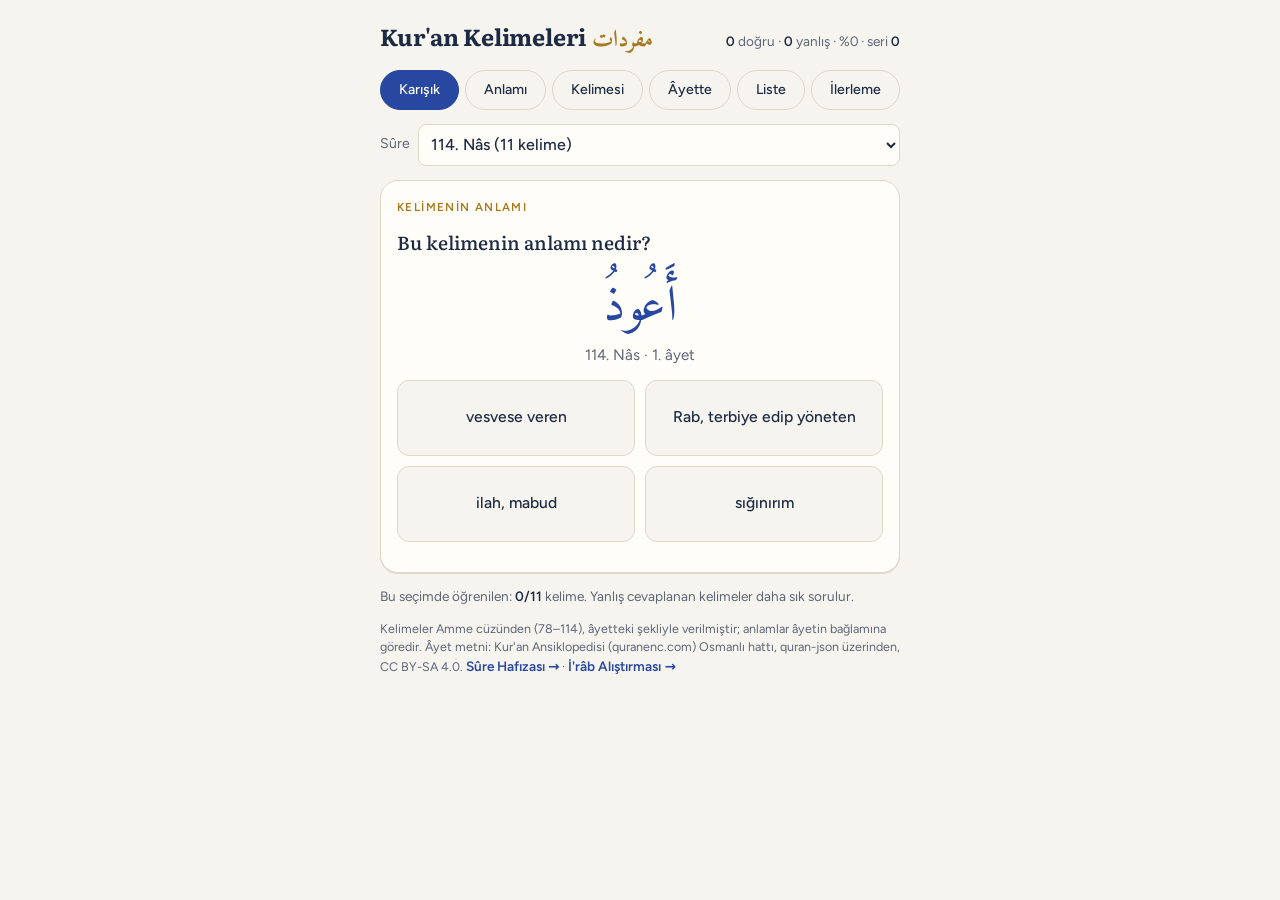
<file: kelime.html>
<!doctype html><html lang="tr"><head><meta charset="utf-8"><meta name="viewport" content="width=device-width,initial-scale=1,viewport-fit=cover">
<title>Kur'an Kelimeleri</title>
<meta name="theme-color" content="#f6f4ee" media="(prefers-color-scheme: light)">
<meta name="theme-color" content="#12161f" media="(prefers-color-scheme: dark)">
<meta name="format-detection" content="telephone=no">
<link rel="stylesheet" href="fonts.css">
<link rel="manifest" href="manifest.webmanifest">
<link rel="icon" href="icons/icon-192.png" sizes="192x192" type="image/png">
<style>[hidden]{display:none!important}*,*::before,*::after{box-sizing:border-box}
/* Layout: tek sütun, telefon ölçüsünde kart; üstte mod sekmeleri, ortada soru, altta seçenekler. Mushaf kâğıdı + lâcivert mürekkep + tezhip altını */
:root{
  --paper:#f6f4ee; --card:#fffdf8; --ink:#1d2a44; --muted:#5e6577; --line:#dcd8cc;
  --lapis:#2747a0; --lapis-soft:#e4e9f7; --gold:#a8781c; --gold-soft:#f5ead3;
  --ok:#1f7a4d; --ok-soft:#dcf0e4; --bad:#b03a2e; --bad-soft:#f7e1de;
  --f-ar:"Amiri","Noto Naskh Arabic","Scheherazade New","Traditional Arabic",serif;
  --f-disp:"Literata",Georgia,serif;
  --f-ui:"Figtree",system-ui,-apple-system,"Segoe UI",sans-serif;
}
@media (prefers-color-scheme: dark){:root:not([data-theme="light"]){
  --paper:#12161f; --card:#1a2030; --ink:#e8e4d8; --muted:#a3a8b6; --line:#2d3446;
  --lapis:#8fa8ec; --lapis-soft:#25305a; --gold:#d8aa52; --gold-soft:#3a3020;
  --ok:#6fcf9c; --ok-soft:#173a2a; --bad:#ec8a7e; --bad-soft:#41211e; color-scheme:dark}}
:root[data-theme="dark"]{
  --paper:#12161f; --card:#1a2030; --ink:#e8e4d8; --muted:#a3a8b6; --line:#2d3446;
  --lapis:#8fa8ec; --lapis-soft:#25305a; --gold:#d8aa52; --gold-soft:#3a3020;
  --ok:#6fcf9c; --ok-soft:#173a2a; --bad:#ec8a7e; --bad-soft:#41211e; color-scheme:dark}
html,body{background:var(--paper);color:var(--ink)}
body{font-family:var(--f-ui);font-size:17px;line-height:1.45;-webkit-tap-highlight-color:transparent;overscroll-behavior-y:contain;-webkit-text-size-adjust:100%;
  padding-left:max(16px,env(safe-area-inset-left,0px));padding-right:max(16px,env(safe-area-inset-right,0px));padding-block:12px 96px}
.wrap{max-width:520px;margin:0 auto;display:flex;flex-direction:column;gap:14px}
header{display:flex;align-items:baseline;justify-content:space-between;gap:4px 12px;flex-wrap:wrap}
h1{font-family:var(--f-disp);font-weight:700;font-size:1.45rem;margin:0;letter-spacing:-.01em}
h1 span{font-family:var(--f-ar);color:var(--gold);font-weight:700;margin-inline-start:6px}
.stats{font-size:.85rem;color:var(--muted);font-variant-numeric:tabular-nums}
.stats b{color:var(--ink)}
nav.tabs{display:flex;flex-wrap:wrap;gap:6px}
nav.tabs button{flex:1 1 auto;min-height:40px;border:1px solid var(--line);background:transparent;color:var(--ink);
  font:500 .88rem var(--f-ui);padding:6px 10px;border-radius:999px;cursor:pointer;touch-action:manipulation;user-select:none;-webkit-user-select:none}
nav.tabs button[aria-pressed="true"]{background:var(--lapis);border-color:var(--lapis);color:var(--card)}
.filter{display:flex;align-items:center;gap:8px;font-size:.88rem;color:var(--muted)}
.filter{flex-wrap:wrap}
.filter select{flex:1 1 200px;min-height:42px;font:500 1rem var(--f-ui);color:var(--ink);background:var(--card);border:1px solid var(--line);border-radius:8px;padding:6px 8px}
.card{background:var(--card);border:1px solid var(--line);border-radius:18px;padding:18px 16px 16px;display:flex;flex-direction:column;gap:14px;
  box-shadow:0 1px 0 var(--line)}
.kind{font-size:.72rem;letter-spacing:.12em;text-transform:uppercase;color:var(--gold);font-weight:600}
.prompt{font-family:var(--f-disp);font-size:1.18rem;font-weight:500;text-wrap:balance;margin:0}
.big{font-family:var(--f-ar);font-size:clamp(2.4rem,12vw,3.1rem);line-height:1.35;text-align:center;color:var(--lapis);direction:rtl}
.bignum{font-family:var(--f-disp);font-size:clamp(2.6rem,13vw,3.4rem);text-align:center;color:var(--lapis);font-variant-numeric:tabular-nums;line-height:1.1}
.sub{text-align:center;color:var(--muted);font-size:.95rem;margin-top:-8px}
.opts{display:grid;grid-template-columns:1fr 1fr;gap:10px}
.opts.one{grid-template-columns:1fr}
.opt{min-height:76px;min-width:0;border:1.5px solid var(--line);touch-action:manipulation;user-select:none;-webkit-user-select:none;background:var(--paper);color:var(--ink);border-radius:12px;
  font:500 1rem var(--f-ui);padding:10px 8px;cursor:pointer;display:flex;flex-direction:column;align-items:center;justify-content:center;gap:2px;text-align:center}
.opt .ar{font-family:var(--f-ar);font-size:1.5rem;line-height:1.2;direction:rtl}
.opt .tr{font-size:.85rem;color:var(--muted)}
.opt.num{font-family:var(--f-disp);font-size:1.6rem;font-variant-numeric:tabular-nums}
@media (hover:hover){.opt:hover:not(:disabled){border-color:var(--lapis)}}
.opt:active:not(:disabled){transform:scale(.98);border-color:var(--lapis)}
.opt:focus-visible,nav.tabs button:focus-visible,.next:focus-visible{outline:3px solid var(--gold);outline-offset:2px}
.opt.right{background:var(--ok-soft);border-color:var(--ok);color:var(--ok)}
.opt.right .tr{color:var(--ok)}
.opt.wrong{background:var(--bad-soft);border-color:var(--bad);color:var(--bad)}
.opt:disabled{cursor:default}
.feedback{border-radius:12px;padding:12px 14px;background:var(--gold-soft);font-size:.92rem;display:flex;flex-direction:column;gap:4px}
.feedback .title{font-weight:600}
.feedback .ar{font-family:var(--f-ar);font-size:1.45rem;line-height:1.3}
.feedback{scroll-margin-bottom:96px}
.feedback .fbhead{display:flex;align-items:baseline;justify-content:space-between;gap:8px}
.nextbar{position:fixed;left:0;right:0;bottom:0;z-index:5;background:var(--paper);border-top:1px solid var(--line);
  padding:10px max(16px,env(safe-area-inset-right,0px)) calc(10px + env(safe-area-inset-bottom,0px)) max(16px,env(safe-area-inset-left,0px))}
.next{display:block;width:100%;max-width:520px;margin:0 auto;min-height:56px;border:0;border-radius:14px;background:var(--lapis);color:var(--card);font:600 1.05rem var(--f-ui);padding:14px;cursor:pointer;touch-action:manipulation}
.weak{font-size:.85rem;color:var(--muted)}
.install{align-self:flex-start;border:1px solid var(--gold);background:var(--gold-soft);color:var(--ink);font:600 .9rem var(--f-ui);padding:9px 14px;border-radius:999px;cursor:pointer;min-height:42px}
.weak b{color:var(--ink);font-weight:600}
/* Liste */
.list{display:flex;flex-direction:column;gap:6px}
.search{font:400 1rem var(--f-ui);min-height:46px;padding:10px 12px;border-radius:10px;border:1px solid var(--line);background:var(--card);color:var(--ink)}
.row{display:grid;grid-template-columns:34px minmax(0,1fr) auto;gap:10px;align-items:center;background:var(--card);border:1px solid var(--line);border-radius:12px;padding:10px 12px}
.row .no{font-family:var(--f-disp);font-weight:700;color:var(--gold);font-variant-numeric:tabular-nums;text-align:center}
.row .mid{min-width:0}
.row .nm{font-weight:600}
.row .mn{font-size:.82rem;color:var(--muted)}
.row .rt{text-align:end;display:flex;flex-direction:column;align-items:flex-end;gap:2px}
.row .rar{font-family:var(--f-ar);font-size:1.3rem;line-height:1.1;color:var(--lapis)}
.pill{font-size:.72rem;padding:2px 7px;border-radius:999px;background:var(--lapis-soft);color:var(--lapis);font-variant-numeric:tabular-nums;white-space:nowrap}
.pill.d{background:var(--gold-soft);color:var(--gold)}
.note{font-size:.78rem;color:var(--muted)}
.prog{display:flex;flex-direction:column;gap:14px}
.prog h3{font:600 1rem var(--f-ui);margin:0 0 6px}
.kpis{display:grid;grid-template-columns:repeat(3,1fr);gap:8px}
.kpi{background:var(--card);border:1px solid var(--line);border-radius:12px;padding:10px;text-align:center}
.kpi b{display:block;font-size:1.35rem;color:var(--lapis);font-variant-numeric:tabular-nums}
.kpi span{font-size:.75rem;color:var(--muted)}
.days{display:grid;grid-template-columns:repeat(7,1fr);gap:6px;align-items:end;height:120px;background:var(--card);border:1px solid var(--line);border-radius:12px;padding:10px 10px 6px}
.day{display:flex;flex-direction:column;align-items:center;justify-content:flex-end;height:100%;gap:3px;font-size:.7rem;color:var(--muted)}
.stk{width:70%;height:70%;display:flex;flex-direction:column;justify-content:flex-end}.stk:empty,.stk.z{border-bottom:2px solid var(--line)}
.bar{width:100%;background:var(--lapis)}
.bar.w{background:var(--bad);border-radius:0}
.mrow{display:grid;grid-template-columns:110px 1fr 46px;gap:8px;align-items:center;font-size:.85rem}
.track{height:8px;background:var(--line);border-radius:99px;overflow:hidden}
.fill{height:100%;background:var(--ok)}
.btns{display:flex;flex-wrap:wrap;gap:8px}
.btn{border:1px solid var(--line);background:var(--card);color:var(--ink);font:600 .88rem var(--f-ui);padding:10px 14px;border-radius:999px;min-height:44px;cursor:pointer}
.btn.danger{border-color:var(--bad);color:var(--bad)}
@media (prefers-reduced-motion:no-preference){.opt{transition:background .15s,border-color .15s,transform .08s}}
/* Yatay tutuş: başlık küçülür, seçenekler dört sütun */
@media (orientation:landscape) and (max-height:500px){
  body{padding-block:8px 84px}
  .wrap{max-width:760px;gap:10px}
  .card{padding:14px 16px;gap:10px}
  .big{font-size:2.2rem}.bignum{font-size:2.3rem}
  .opts{grid-template-columns:repeat(4,1fr)}.opts.two{grid-template-columns:1fr 1fr}
  .opt{min-height:60px}
  .next{max-width:760px}
}
.ayah{font-family:var(--f-ar);font-size:1.55rem;line-height:2.1;direction:rtl;text-align:center;color:var(--ink);background:var(--paper);border-radius:12px;padding:10px 12px}
.ref{text-align:center;color:var(--muted);font-size:.85rem;margin-top:-8px}
.opt.mean{font-size:.98rem;line-height:1.3}
.opt .arw{font-family:var(--f-ar);font-size:1.7rem;line-height:1.3;direction:rtl}
.feedback .ayah{font-size:1.3rem;background:transparent;padding:4px 0;text-align:right}
.wrow{display:grid;grid-template-columns:minmax(0,1fr) auto;gap:10px;align-items:center;background:var(--card);border:1px solid var(--line);border-radius:12px;padding:8px 12px}
.wrow .m{font-size:.92rem}.wrow .m small{display:block;color:var(--muted);font-size:.76rem}
.wrow .a{font-family:var(--f-ar);font-size:1.5rem;color:var(--lapis);direction:rtl}
.wrow.ok{border-color:var(--ok)}
.sh{font:600 .95rem var(--f-ui);margin:10px 0 2px;color:var(--gold)}
.applink{font-size:.85rem;color:var(--lapis);text-decoration:none;font-weight:600}
</style>
</head><body>
<div class="wrap">
  <header>
    <h1>Kur'an Kelimeleri<span>مفردات</span></h1>
    <div class="stats" id="stats"></div>
  </header>

  <nav class="tabs" id="tabs" aria-label="Çalışma türü">
    <button data-mode="mix" aria-pressed="true">Karışık</button>
    <button data-mode="anlam">Anlamı</button>
    <button data-mode="kelime">Kelimesi</button>
    <button data-mode="ayette">Âyette</button>
    <button data-mode="liste">Liste</button>
    <button data-mode="ilerleme">İlerleme</button>
  </nav>

  <div class="filter" id="filterBox">
    <label for="range">Sûre</label>
    <select id="range"></select>
  </div>

  <section class="card" id="quiz" aria-live="polite"></section>
  <div class="weak" id="weak"></div>

  <section id="listView" hidden>
    <div class="list">
      <input class="search" id="search" type="search" placeholder="Kelime veya anlam ara" aria-label="Kelime ara">
      <div class="list" id="rows"></div>
    </div>
  </section>
  <section id="progView" class="prog" hidden></section>
  <div class="note">Kelimeler Amme cüzünden (78–114), âyetteki şekliyle verilmiştir; anlamlar âyetin bağlamına göredir. Âyet metni: Kur'an Ansiklopedisi (quranenc.com) Osmanlı hattı, quran-json üzerinden, CC BY-SA 4.0. <a class="applink" href="./">Sûre Hafızası →</a> · <a class="applink" href="irab.html">İ'râb Alıştırması →</a></div>
</div>

<script>
const DATA={"W": [[114, 1, "أَعُوذُ", "sığınırım"], [114, 1, "رَبِّ", "Rab, terbiye edip yöneten"], [114, 1, "النَّاسِ", "insanlar"], [114, 2, "مَلِكِ", "hükümdar, melik"], [114, 3, "إِلَٰهِ", "ilah, mabud"], [114, 4, "شَرِّ", "kötülük, şer"], [114, 4, "الْوَسْوَاسِ", "vesvese veren"], [114, 4, "الْخَنَّاسِ", "sinsice geri çekilip sinen"], [114, 5, "يُوَسْوِسُ", "vesvese verir, fısıldar"], [114, 5, "صُدُورِ", "göğüsler, gönüller"], [114, 6, "الْجِنَّةِ", "cinler"], [113, 1, "الْفَلَقِ", "sabah aydınlığı, yarılıp çıkan"], [113, 2, "خَلَقَ", "yarattı"], [113, 3, "غَاسِقٍ", "karanlığı çöken gece"], [113, 3, "وَقَبَ", "iyice bastırdığında"], [113, 4, "النَّفَّاثَاتِ", "üfleyenler"], [113, 4, "الْعُقَدِ", "düğümler"], [113, 5, "حَاسِدٍ", "hasetçi, kıskanç"], [113, 5, "حَسَدَ", "haset ettiğinde"], [112, 1, "أَحَدٌ", "bir, tek"], [112, 2, "الصَّمَدُ", "her şeyin kendisine yöneldiği, hiçbir şeye muhtaç olmayan"], [112, 3, "لَمْ يَلِدْ", "doğurmadı"], [112, 3, "لَمْ يُولَدْ", "doğurulmadı"], [112, 4, "كُفُوًا", "denk, eş"], [111, 1, "تَبَّتْ", "kurusun, helak oldu"], [111, 1, "يَدَا", "iki el"], [111, 2, "مَا أَغْنَىٰ", "fayda vermedi"], [111, 2, "كَسَبَ", "kazandı"], [111, 3, "سَيَصْلَىٰ", "(ateşe) girecek"], [111, 3, "لَهَبٍ", "alev"], [111, 4, "حَمَّالَةَ", "taşıyıcı"], [111, 4, "الْحَطَبِ", "odun"], [111, 5, "جِيدِهَا", "boynu"], [111, 5, "حَبْلٌ", "ip"], [111, 5, "مَسَدٍ", "bükülmüş hurma lifi"], [110, 1, "نَصْرُ", "yardım, zafer"], [110, 1, "الْفَتْحُ", "fetih"], [110, 2, "يَدْخُلُونَ", "girerler"], [110, 2, "أَفْوَاجًا", "bölük bölük"], [110, 3, "فَسَبِّحْ", "tesbih et"], [110, 3, "اسْتَغْفِرْهُ", "O'ndan bağışlanma dile"], [110, 3, "تَوَّابًا", "tövbeleri çokça kabul eden"], [109, 1, "الْكَافِرُونَ", "kâfirler, inkârcılar"], [109, 2, "أَعْبُدُ", "ibadet ederim"], [109, 2, "تَعْبُدُونَ", "ibadet ediyorsunuz"], [109, 4, "عَابِدٌ", "ibadet eden"], [109, 6, "دِينُكُمْ", "dininiz"], [108, 1, "أَعْطَيْنَاكَ", "sana verdik"], [108, 1, "الْكَوْثَرَ", "pek çok hayır, Kevser"], [108, 2, "فَصَلِّ", "namaz kıl"], [108, 2, "وَانْحَرْ", "kurban kes"], [108, 3, "شَانِئَكَ", "sana buğzeden"], [108, 3, "الْأَبْتَرُ", "soyu kesik, hayırdan yoksun"], [107, 1, "أَرَأَيْتَ", "gördün mü"], [107, 1, "يُكَذِّبُ", "yalanlar"], [107, 1, "بِالدِّينِ", "hesap gününü, dini"], [107, 2, "يَدُعُّ", "itip kakar"], [107, 2, "الْيَتِيمَ", "yetim"], [107, 3, "يَحُضُّ", "teşvik eder"], [107, 3, "طَعَامِ", "yemek, yedirmek"], [107, 4, "فَوَيْلٌ", "vay haline"], [107, 4, "لِلْمُصَلِّينَ", "namaz kılanlara"], [107, 5, "سَاهُونَ", "gafil, umursamaz"], [107, 6, "يُرَاءُونَ", "gösteriş yaparlar"], [107, 7, "يَمْنَعُونَ", "esirgerler, engellerler"], [107, 7, "الْمَاعُونَ", "ufak yardım, ev eşyası"], [106, 1, "لِإِيلَافِ", "alıştırılması, güvenli bağı için"], [106, 2, "رِحْلَةَ", "yolculuk"], [106, 2, "الشِّتَاءِ", "kış"], [106, 2, "الصَّيْفِ", "yaz"], [106, 3, "فَلْيَعْبُدُوا", "ibadet etsinler"], [106, 3, "الْبَيْتِ", "ev (Kâbe)"], [106, 4, "أَطْعَمَهُمْ", "onları doyurdu"], [106, 4, "جُوعٍ", "açlık"], [106, 4, "آمَنَهُمْ", "onları güvene kavuşturdu"], [106, 4, "خَوْفٍ", "korku"], [105, 1, "أَلَمْ تَرَ", "görmedin mi"], [105, 1, "فَعَلَ", "yaptı"], [105, 1, "الْفِيلِ", "fil"], [105, 2, "كَيْدَهُمْ", "tuzaklarını, planlarını"], [105, 2, "تَضْلِيلٍ", "boşa çıkarma"], [105, 3, "أَرْسَلَ", "gönderdi"], [105, 3, "طَيْرًا", "kuşlar"], [105, 3, "أَبَابِيلَ", "sürü sürü"], [105, 4, "تَرْمِيهِمْ", "onlara atıyordu"], [105, 4, "حِجَارَةٍ", "taşlar"], [105, 4, "سِجِّيلٍ", "pişmiş çamur"], [105, 5, "كَعَصْفٍ", "ekin yaprağı (saman) gibi"], [105, 5, "مَأْكُولٍ", "yenmiş"], [104, 1, "هُمَزَةٍ", "arkadan çekiştiren"], [104, 1, "لُمَزَةٍ", "yüze karşı ayıplayan"], [104, 2, "جَمَعَ", "topladı"], [104, 2, "عَدَّدَهُ", "onu tekrar tekrar saydı"], [104, 3, "يَحْسَبُ", "sanır"], [104, 3, "أَخْلَدَهُ", "onu ebedî kıldı"], [104, 4, "لَيُنْبَذَنَّ", "mutlaka atılacak"], [104, 4, "الْحُطَمَةِ", "Hutame, kırıp geçiren ateş"], [104, 6, "الْمُوقَدَةُ", "tutuşturulmuş"], [104, 7, "تَطَّلِعُ", "yükselip ulaşır"], [104, 7, "الْأَفْئِدَةِ", "kalpler, gönüller"], [104, 8, "مُؤْصَدَةٌ", "kapıları üstlerine kapatılmış"], [104, 9, "عَمَدٍ", "direkler"], [104, 9, "مُمَدَّدَةٍ", "uzatılmış"], [103, 1, "وَالْعَصْرِ", "asra (zamana) andolsun"], [103, 2, "الْإِنْسَانَ", "insan"], [103, 2, "خُسْرٍ", "ziyan, kayıp"], [103, 3, "آمَنُوا", "iman ettiler"], [103, 3, "الصَّالِحَاتِ", "salih ameller"], [103, 3, "تَوَاصَوْا", "birbirlerine tavsiye ettiler"], [103, 3, "بِالْحَقِّ", "hakkı, gerçeği"], [103, 3, "بِالصَّبْرِ", "sabrı"], [102, 1, "أَلْهَاكُمُ", "sizi oyaladı"], [102, 1, "التَّكَاثُرُ", "çoklukla övünme yarışı"], [102, 2, "زُرْتُمُ", "ziyaret ettiniz"], [102, 2, "الْمَقَابِرَ", "kabirler"], [102, 3, "كَلَّا", "hayır, asla"], [102, 3, "سَوْفَ تَعْلَمُونَ", "yakında bileceksiniz"], [102, 5, "عِلْمَ الْيَقِينِ", "kesin bilgi"], [102, 6, "لَتَرَوُنَّ", "mutlaka göreceksiniz"], [102, 6, "الْجَحِيمَ", "cehennem, alevli ateş"], [102, 8, "لَتُسْأَلُنَّ", "mutlaka sorguya çekileceksiniz"], [102, 8, "النَّعِيمِ", "nimet"], [101, 1, "الْقَارِعَةُ", "kapıyı çalarcasına sarsan (kıyamet)"], [101, 3, "مَا أَدْرَاكَ", "sen ne bilirsin"], [101, 4, "كَالْفَرَاشِ", "pervaneler gibi"], [101, 4, "الْمَبْثُوثِ", "etrafa saçılmış"], [101, 5, "الْجِبَالُ", "dağlar"], [101, 5, "كَالْعِهْنِ", "boyalı yün gibi"], [101, 5, "الْمَنْفُوشِ", "atılıp didiklenmiş"], [101, 6, "ثَقُلَتْ", "ağır geldi"], [101, 6, "مَوَازِينُهُ", "tartıları"], [101, 7, "عِيشَةٍ", "hayat, yaşayış"], [101, 7, "رَاضِيَةٍ", "hoşnut olunan"], [101, 8, "خَفَّتْ", "hafif geldi"], [101, 9, "فَأُمُّهُ", "onun anası (varacağı yer)"], [101, 9, "هَاوِيَةٌ", "Hâviye, uçurum"], [101, 11, "حَامِيَةٌ", "kızgın, kızışmış"], [100, 1, "وَالْعَادِيَاتِ", "koşanlara (atlara) andolsun"], [100, 1, "ضَبْحًا", "soluk soluğa"], [100, 2, "فَالْمُورِيَاتِ", "kıvılcım çıkaranlar"], [100, 2, "قَدْحًا", "çakarak"], [100, 3, "فَالْمُغِيرَاتِ", "baskın yapanlar"], [100, 3, "صُبْحًا", "sabah vakti"], [100, 4, "فَأَثَرْنَ", "kaldırdılar"], [100, 4, "نَقْعًا", "toz"], [100, 5, "فَوَسَطْنَ", "ortasına daldılar"], [100, 5, "جَمْعًا", "topluluk"], [100, 6, "لَكَنُودٌ", "çok nankör"], [100, 8, "الْخَيْرِ", "mal, hayır"], [100, 8, "لَشَدِيدٌ", "aşırı düşkün"], [100, 9, "بُعْثِرَ", "altüst edilip çıkarıldı"], [100, 10, "حُصِّلَ", "ortaya çıkarıldı"], [100, 11, "لَخَبِيرٌ", "haberdar"], [99, 1, "زُلْزِلَتِ", "sarsıldı"], [99, 1, "زِلْزَالَهَا", "şiddetli sarsıntısı"], [99, 2, "أَخْرَجَتِ", "çıkardı"], [99, 2, "أَثْقَالَهَا", "ağırlıklarını"], [99, 4, "تُحَدِّثُ", "anlatır"], [99, 4, "أَخْبَارَهَا", "haberlerini"], [99, 5, "أَوْحَىٰ", "vahyetti, emretti"], [99, 6, "يَصْدُرُ", "çıkıp gelir"], [99, 6, "أَشْتَاتًا", "bölük bölük, dağınık"], [99, 7, "مِثْقَالَ", "ağırlığınca"], [99, 7, "ذَرَّةٍ", "zerre"], [98, 1, "مُنْفَكِّينَ", "ayrılacak, vazgeçecek"], [98, 1, "الْبَيِّنَةُ", "apaçık delil"], [98, 2, "يَتْلُو", "okur"], [98, 2, "صُحُفًا", "sayfalar"], [98, 2, "مُطَهَّرَةً", "tertemiz"], [98, 3, "قَيِّمَةٌ", "dosdoğru, değerli"], [98, 4, "تَفَرَّقَ", "ayrılığa düştü"], [98, 5, "مُخْلِصِينَ", "ihlasla yönelen"], [98, 5, "حُنَفَاءَ", "hanifler, yalnız Allah'a yönelenler"], [98, 6, "الْبَرِيَّةِ", "yaratılmışlar"], [98, 8, "جَزَاؤُهُمْ", "mükâfatları"], [98, 8, "عَدْنٍ", "Adn (ebedî ikamet)"], [98, 8, "خَالِدِينَ", "ebedî kalıcılar"], [98, 8, "خَشِيَ", "saygıyla korktu"], [97, 1, "أَنْزَلْنَاهُ", "onu indirdik"], [97, 1, "الْقَدْرِ", "Kadir (değer, takdir)"], [97, 3, "أَلْفِ شَهْرٍ", "bin ay"], [97, 4, "تَنَزَّلُ", "iner"], [97, 4, "الرُّوحُ", "Ruh (Cebrâil)"], [97, 4, "بِإِذْنِ", "izniyle"], [97, 5, "سَلَامٌ", "esenlik"], [97, 5, "مَطْلَعِ الْفَجْرِ", "tan yerinin ağarması"], [96, 1, "اقْرَأْ", "oku"], [96, 2, "عَلَقٍ", "alak, asılıp tutunan"], [96, 3, "الْأَكْرَمُ", "en cömert"], [96, 4, "بِالْقَلَمِ", "kalemle"], [96, 6, "لَيَطْغَىٰ", "azar, haddini aşar"], [96, 7, "اسْتَغْنَىٰ", "kendini müstağni gördü"], [96, 8, "الرُّجْعَىٰ", "dönüş"], [96, 11, "الْهُدَىٰ", "doğru yol"], [96, 13, "تَوَلَّىٰ", "yüz çevirdi"], [96, 15, "لَنَسْفَعًا", "mutlaka yakalayıp sürükleriz"], [96, 15, "بِالنَّاصِيَةِ", "perçeminden, alın saçından"], [96, 16, "كَاذِبَةٍ", "yalancı"], [96, 16, "خَاطِئَةٍ", "günahkâr"], [96, 17, "نَادِيَهُ", "meclisini, adamlarını"], [96, 18, "الزَّبَانِيَةَ", "zebaniler"], [96, 19, "وَاسْجُدْ", "secde et"], [96, 19, "وَاقْتَرِبْ", "yaklaş"], [95, 1, "وَالتِّينِ", "incire andolsun"], [95, 1, "وَالزَّيْتُونِ", "zeytin"], [95, 2, "وَطُورِ سِينِينَ", "Sînâ dağı"], [95, 3, "الْبَلَدِ الْأَمِينِ", "güvenli şehir (Mekke)"], [95, 4, "تَقْوِيمٍ", "biçim, yapı"], [95, 4, "أَحْسَنِ", "en güzel"], [95, 5, "رَدَدْنَاهُ", "onu çevirdik"], [95, 5, "أَسْفَلَ سَافِلِينَ", "aşağıların aşağısı"], [95, 6, "غَيْرُ مَمْنُونٍ", "kesintisiz, minnetsiz"], [95, 8, "بِأَحْكَمِ الْحَاكِمِينَ", "hâkimlerin en hâkimi"], [94, 1, "نَشْرَحْ", "açıp genişletmek"], [94, 1, "صَدْرَكَ", "göğsünü"], [94, 2, "وَضَعْنَا", "indirip kaldırdık"], [94, 2, "وِزْرَكَ", "yükünü"], [94, 3, "أَنْقَضَ", "çatırdattı, ağır bastı"], [94, 3, "ظَهْرَكَ", "belini, sırtını"], [94, 4, "رَفَعْنَا", "yükselttik"], [94, 4, "ذِكْرَكَ", "şanını, anılmanı"], [94, 5, "الْعُسْرِ", "zorluk"], [94, 5, "يُسْرًا", "kolaylık"], [94, 7, "فَرَغْتَ", "işini bitirdin"], [94, 7, "فَانْصَبْ", "yorul, durmadan çalış"], [94, 8, "فَارْغَبْ", "yönel, rağbet et"], [93, 1, "وَالضُّحَىٰ", "kuşluk vaktine andolsun"], [93, 2, "سَجَىٰ", "sükûna erdi, karanlığı çöktü"], [93, 3, "وَدَّعَكَ", "seni terk etti"], [93, 3, "قَلَىٰ", "darıldı, buğzetti"], [93, 4, "لَلْآخِرَةُ", "sonrası, ahiret"], [93, 4, "الْأُولَىٰ", "önceki, dünya"], [93, 5, "فَتَرْضَىٰ", "hoşnut olacaksın"], [93, 6, "يَتِيمًا", "yetim"], [93, 6, "فَآوَىٰ", "barındırdı"], [93, 7, "ضَالًّا", "yolunu bilmeyen"], [93, 8, "عَائِلًا", "fakir"], [93, 8, "فَأَغْنَىٰ", "zengin etti"], [93, 9, "تَقْهَرْ", "ezme, horlama"], [93, 10, "السَّائِلَ", "isteyen"], [93, 10, "تَنْهَرْ", "azarlama"], [93, 11, "فَحَدِّثْ", "anlat"], [92, 1, "يَغْشَىٰ", "örttüğünde"], [92, 2, "تَجَلَّىٰ", "açılıp aydınlandığında"], [92, 3, "الذَّكَرَ", "erkek"], [92, 3, "وَالْأُنْثَىٰ", "dişi"], [92, 4, "سَعْيَكُمْ", "çabanız"], [92, 4, "لَشَتَّىٰ", "elbette farklı farklı"], [92, 5, "وَاتَّقَىٰ", "sakındı"], [92, 6, "وَصَدَّقَ", "tasdik etti"], [92, 6, "بِالْحُسْنَىٰ", "en güzeli"], [92, 7, "لِلْيُسْرَىٰ", "kolaylığa"], [92, 8, "بَخِلَ", "cimrilik etti"], [92, 10, "لِلْعُسْرَىٰ", "zorluğa"], [92, 11, "تَرَدَّىٰ", "yuvarlandı"], [92, 14, "تَلَظَّىٰ", "alev alev yanan"], [92, 17, "الْأَتْقَى", "en takvalı"], [92, 18, "يَتَزَكَّىٰ", "arınmak için"], [92, 20, "ابْتِغَاءَ", "dileyerek, arayarak"], [92, 20, "وَجْهِ", "rızası (yüz)"], [91, 1, "وَالشَّمْسِ", "güneşe andolsun"], [91, 1, "وَضُحَاهَا", "aydınlığı"], [91, 2, "وَالْقَمَرِ", "ay"], [91, 2, "تَلَاهَا", "onu izledi"], [91, 3, "جَلَّاهَا", "onu açığa çıkardı"], [91, 4, "يَغْشَاهَا", "onu örter"], [91, 5, "بَنَاهَا", "onu bina etti"], [91, 6, "طَحَاهَا", "onu yayıp döşedi"], [91, 7, "سَوَّاهَا", "onu düzenledi"], [91, 8, "فُجُورَهَا", "kötülüğünü"], [91, 8, "وَتَقْوَاهَا", "takvasını"], [91, 9, "أَفْلَحَ", "kurtuldu"], [91, 9, "زَكَّاهَا", "onu arındırdı"], [91, 10, "خَابَ", "ziyana uğradı"], [91, 10, "دَسَّاهَا", "onu örtüp kirletti"], [91, 11, "بِطَغْوَاهَا", "azgınlığıyla"], [91, 12, "انْبَعَثَ", "kalkıp fırladı"], [91, 12, "أَشْقَاهَا", "en bedbahtı"], [91, 13, "نَاقَةَ", "dişi deve"], [91, 13, "وَسُقْيَاهَا", "su içme hakkı"], [91, 14, "فَعَقَرُوهَا", "onu kestiler"], [91, 14, "فَدَمْدَمَ", "helak etti, kökünü kazıdı"], [91, 15, "عُقْبَاهَا", "akıbetinden"], [90, 1, "لَا أُقْسِمُ", "yemin ederim"], [90, 2, "حِلٌّ", "yerleşik, serbest"], [90, 4, "كَبَدٍ", "meşakkat, zorluk"], [90, 6, "لُبَدًا", "yığın yığın"], [90, 8, "عَيْنَيْنِ", "iki göz"], [90, 9, "وَلِسَانًا", "dil"], [90, 9, "وَشَفَتَيْنِ", "iki dudak"], [90, 10, "النَّجْدَيْنِ", "iki yol (hayır ve şer)"], [90, 11, "اقْتَحَمَ", "atılıp aştı"], [90, 11, "الْعَقَبَةَ", "sarp yokuş"], [90, 13, "فَكُّ رَقَبَةٍ", "köle azat etmek"], [90, 14, "مَسْغَبَةٍ", "kıtlık, açlık"], [90, 15, "مَقْرَبَةٍ", "yakınlık"], [90, 16, "مَتْرَبَةٍ", "yoksulluk (toprağa yapışmış)"], [90, 17, "بِالْمَرْحَمَةِ", "merhameti"], [90, 18, "الْمَيْمَنَةِ", "sağ taraf (ehli)"], [90, 19, "الْمَشْأَمَةِ", "sol taraf (ehli)"], [89, 1, "وَالْفَجْرِ", "tan vaktine andolsun"], [89, 2, "وَلَيَالٍ عَشْرٍ", "on gece"], [89, 3, "وَالشَّفْعِ", "çift"], [89, 3, "وَالْوَتْرِ", "tek"], [89, 4, "يَسْرِ", "geçip gittiğinde"], [89, 5, "حِجْرٍ", "akıl sahibi"], [89, 7, "إِرَمَ", "İrem"], [89, 7, "الْعِمَادِ", "sütunlar"], [89, 9, "جَابُوا", "oydular"], [89, 9, "الصَّخْرَ", "kaya"], [89, 10, "الْأَوْتَادِ", "kazıklar"], [89, 11, "طَغَوْا", "azdılar"], [89, 13, "سَوْطَ", "kamçı"], [89, 14, "لَبِالْمِرْصَادِ", "gözetleme yerinde"], [89, 15, "ابْتَلَاهُ", "onu sınadı"], [89, 16, "فَقَدَرَ", "daralttı"], [89, 17, "تُكْرِمُونَ", "ikram ediyorsunuz"], [89, 19, "التُّرَاثَ", "miras"], [89, 19, "لَمًّا", "hepsini yutarcasına"], [89, 20, "جَمًّا", "aşırı, çok"], [89, 21, "دُكَّتِ", "dümdüz edildi"], [89, 22, "صَفًّا", "saf saf"], [89, 26, "وَثَاقَهُ", "bağı"], [89, 27, "الْمُطْمَئِنَّةُ", "huzura ermiş"], [89, 28, "رَاضِيَةً مَرْضِيَّةً", "razı olan ve razı olunan"], [88, 1, "الْغَاشِيَةِ", "her şeyi kuşatan (kıyamet)"], [88, 2, "خَاشِعَةٌ", "zelil, boynu bükük"], [88, 3, "نَاصِبَةٌ", "yorgun, bitkin"], [88, 4, "تَصْلَىٰ", "girer"], [88, 5, "آنِيَةٍ", "kaynar"], [88, 6, "ضَرِيعٍ", "dikenli bir bitki"], [88, 7, "يُسْمِنُ", "besler, semirtir"], [88, 8, "نَاعِمَةٌ", "sevinçli, mutlu"], [88, 10, "عَالِيَةٍ", "yüce"], [88, 11, "لَاغِيَةً", "boş söz"], [88, 13, "سُرُرٌ", "tahtlar"], [88, 14, "وَأَكْوَابٌ", "kadehler"], [88, 15, "وَنَمَارِقُ", "yastıklar"], [88, 16, "وَزَرَابِيُّ", "halılar"], [88, 16, "مَبْثُوثَةٌ", "serilmiş"], [88, 17, "الْإِبِلِ", "develer"], [88, 19, "نُصِبَتْ", "dikildi"], [88, 20, "سُطِحَتْ", "yayılıp döşendi"], [88, 21, "مُذَكِّرٌ", "öğüt veren"], [88, 22, "بِمُصَيْطِرٍ", "zorba, baskı kuran"], [88, 25, "إِيَابَهُمْ", "dönüşleri"], [87, 1, "الْأَعْلَى", "en yüce"], [87, 2, "فَسَوَّىٰ", "düzenledi"], [87, 3, "قَدَّرَ", "ölçü koydu"], [87, 4, "الْمَرْعَىٰ", "otlak"], [87, 5, "غُثَاءً", "kuru çerçöp"], [87, 5, "أَحْوَىٰ", "kararmış"], [87, 6, "سَنُقْرِئُكَ", "sana okutacağız"], [87, 6, "تَنْسَىٰ", "unutursun"], [87, 7, "الْجَهْرَ", "açık olan"], [87, 7, "يَخْفَىٰ", "gizli kalan"], [87, 8, "وَنُيَسِّرُكَ", "seni muvaffak kılacağız"], [87, 9, "فَذَكِّرْ", "öğüt ver"], [87, 11, "وَيَتَجَنَّبُهَا", "ondan kaçınır"], [87, 12, "الْكُبْرَىٰ", "en büyük"], [87, 14, "تَزَكَّىٰ", "arındı"], [87, 16, "تُؤْثِرُونَ", "tercih ediyorsunuz"], [87, 17, "وَأَبْقَىٰ", "daha kalıcı"], [87, 18, "الصُّحُفِ", "sayfalar"], [86, 1, "وَالطَّارِقِ", "gece gelene andolsun"], [86, 3, "النَّجْمُ", "yıldız"], [86, 3, "الثَّاقِبُ", "delip geçen"], [86, 4, "حَافِظٌ", "koruyucu"], [86, 6, "دَافِقٍ", "atılan"], [86, 7, "الصُّلْبِ", "bel"], [86, 7, "وَالتَّرَائِبِ", "göğüs kemikleri"], [86, 9, "تُبْلَى", "ortaya dökülür"], [86, 9, "السَّرَائِرُ", "gizli sırlar"], [86, 10, "قُوَّةٍ", "güç"], [86, 11, "الرَّجْعِ", "dönüp gelen (yağmur)"], [86, 12, "الصَّدْعِ", "yarılma, çatlama"], [86, 13, "فَصْلٌ", "ayırt edici"], [86, 14, "بِالْهَزْلِ", "şaka"], [86, 15, "يَكِيدُونَ", "tuzak kurarlar"], [86, 17, "أَمْهِلْهُمْ", "onlara mühlet ver"], [86, 17, "رُوَيْدًا", "biraz"], [85, 1, "الْبُرُوجِ", "burçlar"], [85, 2, "الْمَوْعُودِ", "vaat edilen"], [85, 3, "وَشَاهِدٍ", "tanık"], [85, 4, "قُتِلَ", "kahrolsun"], [85, 4, "الْأُخْدُودِ", "hendek"], [85, 5, "الْوَقُودِ", "yakıt"], [85, 6, "قُعُودٌ", "oturanlar"], [85, 8, "نَقَمُوا", "kin duydular"], [85, 10, "فَتَنُوا", "işkence ettiler"], [85, 11, "الْفَوْزُ", "kurtuluş, başarı"], [85, 12, "بَطْشَ", "yakalama, kahretme"], [85, 13, "يُبْدِئُ", "ilk defa yaratır"], [85, 13, "وَيُعِيدُ", "yeniden yaratır"], [85, 14, "الْوَدُودُ", "çok seven"], [85, 15, "الْمَجِيدُ", "şanı yüce"], [85, 16, "فَعَّالٌ", "dilediğini yapan"], [85, 17, "الْجُنُودِ", "ordular"], [85, 20, "مُحِيطٌ", "kuşatan"], [85, 22, "لَوْحٍ", "levha"], [85, 22, "مَحْفُوظٍ", "korunmuş"], [84, 1, "انْشَقَّتْ", "yarıldı"], [84, 2, "وَأَذِنَتْ", "kulak verip boyun eğdi"], [84, 2, "وَحُقَّتْ", "bu ona yaraşır"], [84, 3, "مُدَّتْ", "uzatıldı"], [84, 4, "وَأَلْقَتْ", "attı"], [84, 4, "وَتَخَلَّتْ", "boşaldı"], [84, 6, "كَادِحٌ", "çabalayan"], [84, 7, "بِيَمِينِهِ", "sağından"], [84, 8, "يَسِيرًا", "kolay"], [84, 10, "ظَهْرِهِ", "arkası"], [84, 11, "ثُبُورًا", "helak"], [84, 14, "يَحُورَ", "geri dönmek"], [84, 16, "بِالشَّفَقِ", "akşam kızıllığı"], [84, 17, "وَسَقَ", "topladı"], [84, 18, "اتَّسَقَ", "dolunay oldu"], [84, 19, "طَبَقًا", "hal, tabaka"], [84, 23, "يُوعُونَ", "içlerinde sakladıkları"], [84, 25, "مَمْنُونٍ", "kesilen"], [83, 1, "لِلْمُطَفِّفِينَ", "ölçü ve tartıda hile yapanlara"], [83, 2, "اكْتَالُوا", "ölçerek aldılar"], [83, 2, "يَسْتَوْفُونَ", "tam alırlar"], [83, 3, "يُخْسِرُونَ", "eksik verirler"], [83, 4, "مَبْعُوثُونَ", "diriltilecekler"], [83, 7, "الْفُجَّارِ", "günahkârlar"], [83, 7, "سِجِّينٍ", "Siccîn"], [83, 9, "مَرْقُومٌ", "yazılmış"], [83, 12, "مُعْتَدٍ", "haddi aşan"], [83, 12, "أَثِيمٍ", "günaha batmış"], [83, 13, "أَسَاطِيرُ", "masallar"], [83, 14, "رَانَ", "pas gibi kapladı"], [83, 15, "لَمَحْجُوبُونَ", "perdelenmiş, mahrum"], [83, 18, "الْأَبْرَارِ", "iyiler"], [83, 18, "عِلِّيِّينَ", "İlliyyûn"], [83, 21, "الْمُقَرَّبُونَ", "Allah'a yakın kılınanlar"], [83, 23, "الْأَرَائِكِ", "koltuklar"], [83, 24, "نَضْرَةَ", "parlaklık"], [83, 25, "رَحِيقٍ", "saf içecek"], [83, 25, "مَخْتُومٍ", "mühürlü"], [83, 26, "مِسْكٌ", "misk"], [83, 26, "فَلْيَتَنَافَسِ", "yarışsınlar"], [83, 27, "تَسْنِيمٍ", "Tesnîm"], [83, 29, "أَجْرَمُوا", "suç işlediler"], [83, 30, "يَتَغَامَزُونَ", "kaş göz işareti yaparlar"], [83, 31, "فَكِهِينَ", "eğlenerek"], [83, 36, "ثُوِّبَ", "karşılık verildi"], [82, 1, "انْفَطَرَتْ", "yarıldı"], [82, 2, "الْكَوَاكِبُ", "yıldızlar"], [82, 2, "انْتَثَرَتْ", "dağıldı"], [82, 3, "فُجِّرَتْ", "yarılıp birbirine katıldı"], [82, 4, "بُعْثِرَتْ", "altüst edildi"], [82, 5, "قَدَّمَتْ", "önden gönderdi"], [82, 5, "وَأَخَّرَتْ", "geride bıraktı"], [82, 6, "غَرَّكَ", "seni aldattı"], [82, 6, "الْكَرِيمِ", "cömert"], [82, 7, "فَعَدَلَكَ", "seni dengeli kıldı"], [82, 8, "صُورَةٍ", "suret, biçim"], [82, 10, "لَحَافِظِينَ", "koruyucular"], [82, 11, "كِرَامًا كَاتِبِينَ", "değerli yazıcılar"], [82, 13, "نَعِيمٍ", "nimet"], [82, 19, "لَا تَمْلِكُ", "güç yetiremez"], [81, 1, "كُوِّرَتْ", "dürüldü"], [81, 2, "انْكَدَرَتْ", "söndü, döküldü"], [81, 3, "سُيِّرَتْ", "yürütüldü"], [81, 4, "الْعِشَارُ", "gebe develer"], [81, 4, "عُطِّلَتْ", "başıboş bırakıldı"], [81, 5, "الْوُحُوشُ", "vahşi hayvanlar"], [81, 5, "حُشِرَتْ", "toplandı"], [81, 6, "سُجِّرَتْ", "tutuşturuldu"], [81, 7, "زُوِّجَتْ", "eşleştirildi"], [81, 8, "الْمَوْءُودَةُ", "diri diri gömülen kız"], [81, 10, "نُشِرَتْ", "açıldı"], [81, 11, "كُشِطَتْ", "sıyrıldı"], [81, 12, "سُعِّرَتْ", "alevlendirildi"], [81, 13, "أُزْلِفَتْ", "yaklaştırıldı"], [81, 15, "بِالْخُنَّسِ", "sinip gizlenenler (yıldızlar)"], [81, 16, "الْكُنَّسِ", "yuvasına girip gizlenenler"], [81, 17, "عَسْعَسَ", "karardığında"], [81, 18, "تَنَفَّسَ", "ağardığında"], [81, 20, "مَكِينٍ", "itibarlı"], [81, 21, "مُطَاعٍ", "itaat edilen"], [81, 22, "بِمَجْنُونٍ", "deli"], [81, 23, "بِالْأُفُقِ", "ufukta"], [81, 24, "بِضَنِينٍ", "cimri, esirgeyen"], [81, 25, "رَجِيمٍ", "kovulmuş"], [80, 1, "عَبَسَ", "yüzünü ekşitti"], [80, 2, "الْأَعْمَىٰ", "âmâ"], [80, 3, "يَزَّكَّىٰ", "arınır"], [80, 6, "تَصَدَّىٰ", "ilgileniyorsun"], [80, 10, "تَلَهَّىٰ", "ilgisiz kalıyorsun"], [80, 13, "مُكَرَّمَةٍ", "değerli"], [80, 15, "سَفَرَةٍ", "elçiler, yazıcılar"], [80, 16, "بَرَرَةٍ", "iyiler"], [80, 17, "أَكْفَرَهُ", "ne nankör"], [80, 19, "نُطْفَةٍ", "nutfe, az su"], [80, 21, "فَأَقْبَرَهُ", "kabre koydu"], [80, 22, "أَنْشَرَهُ", "diriltti"], [80, 26, "شَقَقْنَا", "yardık"], [80, 27, "حَبًّا", "tane"], [80, 28, "وَعِنَبًا", "üzüm"], [80, 28, "وَقَضْبًا", "yeşil sebze, yonca"], [80, 29, "وَنَخْلًا", "hurma ağaçları"], [80, 30, "وَحَدَائِقَ", "bahçeler"], [80, 30, "غُلْبًا", "sık ağaçlı"], [80, 31, "وَفَاكِهَةً", "meyve"], [80, 31, "وَأَبًّا", "çayır otu"], [80, 32, "مَتَاعًا", "fayda, geçimlik"], [80, 32, "وَلِأَنْعَامِكُمْ", "davarlarınız için"], [80, 33, "الصَّاخَّةُ", "kulakları sağır eden (kıyamet)"], [80, 34, "يَفِرُّ", "kaçar"], [80, 38, "مُسْفِرَةٌ", "parlak"], [80, 39, "ضَاحِكَةٌ", "gülen"], [80, 40, "غَبَرَةٌ", "toz"], [80, 41, "قَتَرَةٌ", "karanlık"], [80, 42, "الْكَفَرَةُ", "kâfirler"], [79, 1, "وَالنَّازِعَاتِ", "söküp çıkaranlara andolsun"], [79, 1, "غَرْقًا", "şiddetle"], [79, 2, "وَالنَّاشِطَاتِ", "kolayca çözenler"], [79, 3, "وَالسَّابِحَاتِ", "yüzüp gidenler"], [79, 4, "فَالسَّابِقَاتِ", "yarışıp öne geçenler"], [79, 5, "فَالْمُدَبِّرَاتِ", "işi düzenleyenler"], [79, 6, "تَرْجُفُ", "sarsılır"], [79, 6, "الرَّاجِفَةُ", "sarsıntı"], [79, 7, "الرَّادِفَةُ", "ardından gelen"], [79, 8, "وَاجِفَةٌ", "korkudan çarpan"], [79, 10, "الْحَافِرَةِ", "ilk hal"], [79, 11, "نَخِرَةً", "çürümüş"], [79, 12, "كَرَّةٌ خَاسِرَةٌ", "zararlı bir dönüş"], [79, 13, "زَجْرَةٌ", "bir haykırış"], [79, 14, "بِالسَّاهِرَةِ", "yeryüzü, düz ova"], [79, 16, "طُوًى", "Tuvâ"], [79, 17, "طَغَىٰ", "azdı"], [79, 19, "فَتَخْشَىٰ", "saygıyla korkasın"], [79, 22, "أَدْبَرَ", "sırt döndü"], [79, 23, "فَحَشَرَ", "topladı"], [79, 23, "فَنَادَىٰ", "seslendi"], [79, 25, "نَكَالَ", "ibret verici ceza"], [79, 26, "لَعِبْرَةً", "ibret"], [79, 28, "سَمْكَهَا", "tavanını"], [79, 29, "وَأَغْطَشَ", "kararttı"], [79, 30, "دَحَاهَا", "yayıp döşedi"], [79, 32, "أَرْسَاهَا", "sabitledi"], [79, 34, "الطَّامَّةُ الْكُبْرَىٰ", "büyük felaket"], [79, 36, "وَبُرِّزَتِ", "ortaya çıkarıldı"], [79, 39, "الْمَأْوَىٰ", "barınak"], [79, 40, "الْهَوَىٰ", "heva, nefis arzusu"], [79, 42, "مُرْسَاهَا", "gelip çatması"], [79, 46, "عَشِيَّةً", "akşam"], [78, 1, "عَمَّ", "neyi, ne hakkında"], [78, 1, "يَتَسَاءَلُونَ", "birbirlerine soruyorlar"], [78, 2, "النَّبَإِ الْعَظِيمِ", "büyük haber"], [78, 6, "مِهَادًا", "döşek, beşik"], [78, 7, "أَوْتَادًا", "kazıklar"], [78, 8, "أَزْوَاجًا", "çiftler"], [78, 9, "سُبَاتًا", "dinlenme"], [78, 10, "لِبَاسًا", "örtü"], [78, 11, "مَعَاشًا", "geçim zamanı"], [78, 12, "شِدَادًا", "sağlam"], [78, 13, "سِرَاجًا", "kandil"], [78, 13, "وَهَّاجًا", "parıl parıl yanan"], [78, 14, "الْمُعْصِرَاتِ", "yağmur yüklü bulutlar"], [78, 14, "ثَجَّاجًا", "bol bol, şarıl şarıl"], [78, 16, "أَلْفَافًا", "sarmaş dolaş"], [78, 17, "مِيقَاتًا", "belirli vakit"], [78, 18, "الصُّورِ", "sûr"], [78, 20, "سَرَابًا", "serap"], [78, 21, "مِرْصَادًا", "gözetleme yeri"], [78, 22, "مَآبًا", "dönüş yeri"], [78, 23, "أَحْقَابًا", "çağlar boyu"], [78, 24, "بَرْدًا", "serinlik"], [78, 25, "حَمِيمًا", "kaynar su"], [78, 25, "وَغَسَّاقًا", "irin"], [78, 26, "وِفَاقًا", "uygun"], [78, 28, "كِذَّابًا", "şiddetle yalanlama"], [78, 29, "أَحْصَيْنَاهُ", "onu sayıp yazdık"], [78, 31, "مَفَازًا", "kurtuluş"], [78, 32, "وَأَعْنَابًا", "üzümler"], [78, 33, "أَتْرَابًا", "yaşıtlar"], [78, 34, "دِهَاقًا", "dolu dolu"], [78, 35, "لَغْوًا", "boş söz"], [78, 36, "عَطَاءً حِسَابًا", "yeterli bir bağış"], [78, 40, "تُرَابًا", "toprak"]], "V": {"78:1": "عَمَّ يَتَسَآءَلُونَ", "78:2": "عَنِ ٱلنَّبَإِ ٱلۡعَظِيمِ", "78:6": "أَلَمۡ نَجۡعَلِ ٱلۡأَرۡضَ مِهَٰدٗا", "78:7": "وَٱلۡجِبَالَ أَوۡتَادٗا", "78:8": "وَخَلَقۡنَٰكُمۡ أَزۡوَٰجٗا", "78:9": "وَجَعَلۡنَا نَوۡمَكُمۡ سُبَاتٗا", "78:10": "وَجَعَلۡنَا ٱلَّيۡلَ لِبَاسٗا", "78:11": "وَجَعَلۡنَا ٱلنَّهَارَ مَعَاشٗا", "78:12": "وَبَنَيۡنَا فَوۡقَكُمۡ سَبۡعٗا شِدَادٗا", "78:13": "وَجَعَلۡنَا سِرَاجٗا وَهَّاجٗا", "78:14": "وَأَنزَلۡنَا مِنَ ٱلۡمُعۡصِرَٰتِ مَآءٗ ثَجَّاجٗا", "78:16": "وَجَنَّـٰتٍ أَلۡفَافًا", "78:17": "إِنَّ يَوۡمَ ٱلۡفَصۡلِ كَانَ مِيقَٰتٗا", "78:18": "يَوۡمَ يُنفَخُ فِي ٱلصُّورِ فَتَأۡتُونَ أَفۡوَاجٗا", "78:20": "وَسُيِّرَتِ ٱلۡجِبَالُ فَكَانَتۡ سَرَابًا", "78:21": "إِنَّ جَهَنَّمَ كَانَتۡ مِرۡصَادٗا", "78:22": "لِّلطَّـٰغِينَ مَـَٔابٗا", "78:23": "لَّـٰبِثِينَ فِيهَآ أَحۡقَابٗا", "78:24": "لَّا يَذُوقُونَ فِيهَا بَرۡدٗا وَلَا شَرَابًا", "78:25": "إِلَّا حَمِيمٗا وَغَسَّاقٗا", "78:26": "جَزَآءٗ وِفَاقًا", "78:28": "وَكَذَّبُواْ بِـَٔايَٰتِنَا كِذَّابٗا", "78:29": "وَكُلَّ شَيۡءٍ أَحۡصَيۡنَٰهُ كِتَٰبٗا", "78:31": "إِنَّ لِلۡمُتَّقِينَ مَفَازًا", "78:32": "حَدَآئِقَ وَأَعۡنَٰبٗا", "78:33": "وَكَوَاعِبَ أَتۡرَابٗا", "78:34": "وَكَأۡسٗا دِهَاقٗا", "78:35": "لَّا يَسۡمَعُونَ فِيهَا لَغۡوٗا وَلَا كِذَّـٰبٗا", "78:36": "جَزَآءٗ مِّن رَّبِّكَ عَطَآءً حِسَابٗا", "78:40": "إِنَّآ أَنذَرۡنَٰكُمۡ عَذَابٗا قَرِيبٗا يَوۡمَ يَنظُرُ ٱلۡمَرۡءُ مَا قَدَّمَتۡ يَدَاهُ وَيَقُولُ ٱلۡكَافِرُ يَٰلَيۡتَنِي كُنتُ تُرَٰبَۢا", "79:1": "وَٱلنَّـٰزِعَٰتِ غَرۡقٗا", "79:2": "وَٱلنَّـٰشِطَٰتِ نَشۡطٗا", "79:3": "وَٱلسَّـٰبِحَٰتِ سَبۡحٗا", "79:4": "فَٱلسَّـٰبِقَٰتِ سَبۡقٗا", "79:5": "فَٱلۡمُدَبِّرَٰتِ أَمۡرٗا", "79:6": "يَوۡمَ تَرۡجُفُ ٱلرَّاجِفَةُ", "79:7": "تَتۡبَعُهَا ٱلرَّادِفَةُ", "79:8": "قُلُوبٞ يَوۡمَئِذٖ وَاجِفَةٌ", "79:10": "يَقُولُونَ أَءِنَّا لَمَرۡدُودُونَ فِي ٱلۡحَافِرَةِ", "79:11": "أَءِذَا كُنَّا عِظَٰمٗا نَّخِرَةٗ", "79:12": "قَالُواْ تِلۡكَ إِذٗا كَرَّةٌ خَاسِرَةٞ", "79:13": "فَإِنَّمَا هِيَ زَجۡرَةٞ وَٰحِدَةٞ", "79:14": "فَإِذَا هُم بِٱلسَّاهِرَةِ", "79:16": "إِذۡ نَادَىٰهُ رَبُّهُۥ بِٱلۡوَادِ ٱلۡمُقَدَّسِ طُوًى", "79:17": "ٱذۡهَبۡ إِلَىٰ فِرۡعَوۡنَ إِنَّهُۥ طَغَىٰ", "79:19": "وَأَهۡدِيَكَ إِلَىٰ رَبِّكَ فَتَخۡشَىٰ", "79:22": "ثُمَّ أَدۡبَرَ يَسۡعَىٰ", "79:23": "فَحَشَرَ فَنَادَىٰ", "79:25": "فَأَخَذَهُ ٱللَّهُ نَكَالَ ٱلۡأٓخِرَةِ وَٱلۡأُولَىٰٓ", "79:26": "إِنَّ فِي ذَٰلِكَ لَعِبۡرَةٗ لِّمَن يَخۡشَىٰٓ", "79:28": "رَفَعَ سَمۡكَهَا فَسَوَّىٰهَا", "79:29": "وَأَغۡطَشَ لَيۡلَهَا وَأَخۡرَجَ ضُحَىٰهَا", "79:30": "وَٱلۡأَرۡضَ بَعۡدَ ذَٰلِكَ دَحَىٰهَآ", "79:32": "وَٱلۡجِبَالَ أَرۡسَىٰهَا", "79:34": "فَإِذَا جَآءَتِ ٱلطَّآمَّةُ ٱلۡكُبۡرَىٰ", "79:36": "وَبُرِّزَتِ ٱلۡجَحِيمُ لِمَن يَرَىٰ", "79:39": "فَإِنَّ ٱلۡجَحِيمَ هِيَ ٱلۡمَأۡوَىٰ", "79:40": "وَأَمَّا مَنۡ خَافَ مَقَامَ رَبِّهِۦ وَنَهَى ٱلنَّفۡسَ عَنِ ٱلۡهَوَىٰ", "79:42": "يَسۡـَٔلُونَكَ عَنِ ٱلسَّاعَةِ أَيَّانَ مُرۡسَىٰهَا", "79:46": "كَأَنَّهُمۡ يَوۡمَ يَرَوۡنَهَا لَمۡ يَلۡبَثُوٓاْ إِلَّا عَشِيَّةً أَوۡ ضُحَىٰهَا", "80:1": "عَبَسَ وَتَوَلَّىٰٓ", "80:2": "أَن جَآءَهُ ٱلۡأَعۡمَىٰ", "80:3": "وَمَا يُدۡرِيكَ لَعَلَّهُۥ يَزَّكَّىٰٓ", "80:6": "فَأَنتَ لَهُۥ تَصَدَّىٰ", "80:10": "فَأَنتَ عَنۡهُ تَلَهَّىٰ", "80:13": "فِي صُحُفٖ مُّكَرَّمَةٖ", "80:15": "بِأَيۡدِي سَفَرَةٖ", "80:16": "كِرَامِۭ بَرَرَةٖ", "80:17": "قُتِلَ ٱلۡإِنسَٰنُ مَآ أَكۡفَرَهُۥ", "80:19": "مِن نُّطۡفَةٍ خَلَقَهُۥ فَقَدَّرَهُۥ", "80:21": "ثُمَّ أَمَاتَهُۥ فَأَقۡبَرَهُۥ", "80:22": "ثُمَّ إِذَا شَآءَ أَنشَرَهُۥ", "80:26": "ثُمَّ شَقَقۡنَا ٱلۡأَرۡضَ شَقّٗا", "80:27": "فَأَنۢبَتۡنَا فِيهَا حَبّٗا", "80:28": "وَعِنَبٗا وَقَضۡبٗا", "80:29": "وَزَيۡتُونٗا وَنَخۡلٗا", "80:30": "وَحَدَآئِقَ غُلۡبٗا", "80:31": "وَفَٰكِهَةٗ وَأَبّٗا", "80:32": "مَّتَٰعٗا لَّكُمۡ وَلِأَنۡعَٰمِكُمۡ", "80:33": "فَإِذَا جَآءَتِ ٱلصَّآخَّةُ", "80:34": "يَوۡمَ يَفِرُّ ٱلۡمَرۡءُ مِنۡ أَخِيهِ", "80:38": "وُجُوهٞ يَوۡمَئِذٖ مُّسۡفِرَةٞ", "80:39": "ضَاحِكَةٞ مُّسۡتَبۡشِرَةٞ", "80:40": "وَوُجُوهٞ يَوۡمَئِذٍ عَلَيۡهَا غَبَرَةٞ", "80:41": "تَرۡهَقُهَا قَتَرَةٌ", "80:42": "أُوْلَـٰٓئِكَ هُمُ ٱلۡكَفَرَةُ ٱلۡفَجَرَةُ", "81:1": "إِذَا ٱلشَّمۡسُ كُوِّرَتۡ", "81:2": "وَإِذَا ٱلنُّجُومُ ٱنكَدَرَتۡ", "81:3": "وَإِذَا ٱلۡجِبَالُ سُيِّرَتۡ", "81:4": "وَإِذَا ٱلۡعِشَارُ عُطِّلَتۡ", "81:5": "وَإِذَا ٱلۡوُحُوشُ حُشِرَتۡ", "81:6": "وَإِذَا ٱلۡبِحَارُ سُجِّرَتۡ", "81:7": "وَإِذَا ٱلنُّفُوسُ زُوِّجَتۡ", "81:8": "وَإِذَا ٱلۡمَوۡءُۥدَةُ سُئِلَتۡ", "81:10": "وَإِذَا ٱلصُّحُفُ نُشِرَتۡ", "81:11": "وَإِذَا ٱلسَّمَآءُ كُشِطَتۡ", "81:12": "وَإِذَا ٱلۡجَحِيمُ سُعِّرَتۡ", "81:13": "وَإِذَا ٱلۡجَنَّةُ أُزۡلِفَتۡ", "81:15": "فَلَآ أُقۡسِمُ بِٱلۡخُنَّسِ", "81:16": "ٱلۡجَوَارِ ٱلۡكُنَّسِ", "81:17": "وَٱلَّيۡلِ إِذَا عَسۡعَسَ", "81:18": "وَٱلصُّبۡحِ إِذَا تَنَفَّسَ", "81:20": "ذِي قُوَّةٍ عِندَ ذِي ٱلۡعَرۡشِ مَكِينٖ", "81:21": "مُّطَاعٖ ثَمَّ أَمِينٖ", "81:22": "وَمَا صَاحِبُكُم بِمَجۡنُونٖ", "81:23": "وَلَقَدۡ رَءَاهُ بِٱلۡأُفُقِ ٱلۡمُبِينِ", "81:24": "وَمَا هُوَ عَلَى ٱلۡغَيۡبِ بِضَنِينٖ", "81:25": "وَمَا هُوَ بِقَوۡلِ شَيۡطَٰنٖ رَّجِيمٖ", "82:1": "إِذَا ٱلسَّمَآءُ ٱنفَطَرَتۡ", "82:2": "وَإِذَا ٱلۡكَوَاكِبُ ٱنتَثَرَتۡ", "82:3": "وَإِذَا ٱلۡبِحَارُ فُجِّرَتۡ", "82:4": "وَإِذَا ٱلۡقُبُورُ بُعۡثِرَتۡ", "82:5": "عَلِمَتۡ نَفۡسٞ مَّا قَدَّمَتۡ وَأَخَّرَتۡ", "82:6": "يَـٰٓأَيُّهَا ٱلۡإِنسَٰنُ مَا غَرَّكَ بِرَبِّكَ ٱلۡكَرِيمِ", "82:7": "ٱلَّذِي خَلَقَكَ فَسَوَّىٰكَ فَعَدَلَكَ", "82:8": "فِيٓ أَيِّ صُورَةٖ مَّا شَآءَ رَكَّبَكَ", "82:10": "وَإِنَّ عَلَيۡكُمۡ لَحَٰفِظِينَ", "82:11": "كِرَامٗا كَٰتِبِينَ", "82:13": "إِنَّ ٱلۡأَبۡرَارَ لَفِي نَعِيمٖ", "82:19": "يَوۡمَ لَا تَمۡلِكُ نَفۡسٞ لِّنَفۡسٖ شَيۡـٔٗاۖ وَٱلۡأَمۡرُ يَوۡمَئِذٖ لِّلَّهِ", "83:1": "وَيۡلٞ لِّلۡمُطَفِّفِينَ", "83:2": "ٱلَّذِينَ إِذَا ٱكۡتَالُواْ عَلَى ٱلنَّاسِ يَسۡتَوۡفُونَ", "83:3": "وَإِذَا كَالُوهُمۡ أَو وَّزَنُوهُمۡ يُخۡسِرُونَ", "83:4": "أَلَا يَظُنُّ أُوْلَـٰٓئِكَ أَنَّهُم مَّبۡعُوثُونَ", "83:7": "كَلَّآ إِنَّ كِتَٰبَ ٱلۡفُجَّارِ لَفِي سِجِّينٖ", "83:9": "كِتَٰبٞ مَّرۡقُومٞ", "83:12": "وَمَا يُكَذِّبُ بِهِۦٓ إِلَّا كُلُّ مُعۡتَدٍ أَثِيمٍ", "83:13": "إِذَا تُتۡلَىٰ عَلَيۡهِ ءَايَٰتُنَا قَالَ أَسَٰطِيرُ ٱلۡأَوَّلِينَ", "83:14": "كَلَّاۖ بَلۡۜ رَانَ عَلَىٰ قُلُوبِهِم مَّا كَانُواْ يَكۡسِبُونَ", "83:15": "كَلَّآ إِنَّهُمۡ عَن رَّبِّهِمۡ يَوۡمَئِذٖ لَّمَحۡجُوبُونَ", "83:18": "كَلَّآ إِنَّ كِتَٰبَ ٱلۡأَبۡرَارِ لَفِي عِلِّيِّينَ", "83:21": "يَشۡهَدُهُ ٱلۡمُقَرَّبُونَ", "83:23": "عَلَى ٱلۡأَرَآئِكِ يَنظُرُونَ", "83:24": "تَعۡرِفُ فِي وُجُوهِهِمۡ نَضۡرَةَ ٱلنَّعِيمِ", "83:25": "يُسۡقَوۡنَ مِن رَّحِيقٖ مَّخۡتُومٍ", "83:26": "خِتَٰمُهُۥ مِسۡكٞۚ وَفِي ذَٰلِكَ فَلۡيَتَنَافَسِ ٱلۡمُتَنَٰفِسُونَ", "83:27": "وَمِزَاجُهُۥ مِن تَسۡنِيمٍ", "83:29": "إِنَّ ٱلَّذِينَ أَجۡرَمُواْ كَانُواْ مِنَ ٱلَّذِينَ ءَامَنُواْ يَضۡحَكُونَ", "83:30": "وَإِذَا مَرُّواْ بِهِمۡ يَتَغَامَزُونَ", "83:31": "وَإِذَا ٱنقَلَبُوٓاْ إِلَىٰٓ أَهۡلِهِمُ ٱنقَلَبُواْ فَكِهِينَ", "83:36": "هَلۡ ثُوِّبَ ٱلۡكُفَّارُ مَا كَانُواْ يَفۡعَلُونَ", "84:1": "إِذَا ٱلسَّمَآءُ ٱنشَقَّتۡ", "84:2": "وَأَذِنَتۡ لِرَبِّهَا وَحُقَّتۡ", "84:3": "وَإِذَا ٱلۡأَرۡضُ مُدَّتۡ", "84:4": "وَأَلۡقَتۡ مَا فِيهَا وَتَخَلَّتۡ", "84:6": "يَـٰٓأَيُّهَا ٱلۡإِنسَٰنُ إِنَّكَ كَادِحٌ إِلَىٰ رَبِّكَ كَدۡحٗا فَمُلَٰقِيهِ", "84:7": "فَأَمَّا مَنۡ أُوتِيَ كِتَٰبَهُۥ بِيَمِينِهِۦ", "84:8": "فَسَوۡفَ يُحَاسَبُ حِسَابٗا يَسِيرٗا", "84:10": "وَأَمَّا مَنۡ أُوتِيَ كِتَٰبَهُۥ وَرَآءَ ظَهۡرِهِۦ", "84:11": "فَسَوۡفَ يَدۡعُواْ ثُبُورٗا", "84:14": "إِنَّهُۥ ظَنَّ أَن لَّن يَحُورَ", "84:16": "فَلَآ أُقۡسِمُ بِٱلشَّفَقِ", "84:17": "وَٱلَّيۡلِ وَمَا وَسَقَ", "84:18": "وَٱلۡقَمَرِ إِذَا ٱتَّسَقَ", "84:19": "لَتَرۡكَبُنَّ طَبَقًا عَن طَبَقٖ", "84:23": "وَٱللَّهُ أَعۡلَمُ بِمَا يُوعُونَ", "84:25": "إِلَّا ٱلَّذِينَ ءَامَنُواْ وَعَمِلُواْ ٱلصَّـٰلِحَٰتِ لَهُمۡ أَجۡرٌ غَيۡرُ مَمۡنُونِۭ", "85:1": "وَٱلسَّمَآءِ ذَاتِ ٱلۡبُرُوجِ", "85:2": "وَٱلۡيَوۡمِ ٱلۡمَوۡعُودِ", "85:3": "وَشَاهِدٖ وَمَشۡهُودٖ", "85:4": "قُتِلَ أَصۡحَٰبُ ٱلۡأُخۡدُودِ", "85:5": "ٱلنَّارِ ذَاتِ ٱلۡوَقُودِ", "85:6": "إِذۡ هُمۡ عَلَيۡهَا قُعُودٞ", "85:8": "وَمَا نَقَمُواْ مِنۡهُمۡ إِلَّآ أَن يُؤۡمِنُواْ بِٱللَّهِ ٱلۡعَزِيزِ ٱلۡحَمِيدِ", "85:10": "إِنَّ ٱلَّذِينَ فَتَنُواْ ٱلۡمُؤۡمِنِينَ وَٱلۡمُؤۡمِنَٰتِ ثُمَّ لَمۡ يَتُوبُواْ فَلَهُمۡ عَذَابُ جَهَنَّمَ وَلَهُمۡ عَذَابُ ٱلۡحَرِيقِ", "85:11": "إِنَّ ٱلَّذِينَ ءَامَنُواْ وَعَمِلُواْ ٱلصَّـٰلِحَٰتِ لَهُمۡ جَنَّـٰتٞ تَجۡرِي مِن تَحۡتِهَا ٱلۡأَنۡهَٰرُۚ ذَٰلِكَ ٱلۡفَوۡزُ ٱلۡكَبِيرُ", "85:12": "إِنَّ بَطۡشَ رَبِّكَ لَشَدِيدٌ", "85:13": "إِنَّهُۥ هُوَ يُبۡدِئُ وَيُعِيدُ", "85:14": "وَهُوَ ٱلۡغَفُورُ ٱلۡوَدُودُ", "85:15": "ذُو ٱلۡعَرۡشِ ٱلۡمَجِيدُ", "85:16": "فَعَّالٞ لِّمَا يُرِيدُ", "85:17": "هَلۡ أَتَىٰكَ حَدِيثُ ٱلۡجُنُودِ", "85:20": "وَٱللَّهُ مِن وَرَآئِهِم مُّحِيطُۢ", "85:22": "فِي لَوۡحٖ مَّحۡفُوظِۭ", "86:1": "وَٱلسَّمَآءِ وَٱلطَّارِقِ", "86:3": "ٱلنَّجۡمُ ٱلثَّاقِبُ", "86:4": "إِن كُلُّ نَفۡسٖ لَّمَّا عَلَيۡهَا حَافِظٞ", "86:6": "خُلِقَ مِن مَّآءٖ دَافِقٖ", "86:7": "يَخۡرُجُ مِنۢ بَيۡنِ ٱلصُّلۡبِ وَٱلتَّرَآئِبِ", "86:9": "يَوۡمَ تُبۡلَى ٱلسَّرَآئِرُ", "86:10": "فَمَا لَهُۥ مِن قُوَّةٖ وَلَا نَاصِرٖ", "86:11": "وَٱلسَّمَآءِ ذَاتِ ٱلرَّجۡعِ", "86:12": "وَٱلۡأَرۡضِ ذَاتِ ٱلصَّدۡعِ", "86:13": "إِنَّهُۥ لَقَوۡلٞ فَصۡلٞ", "86:14": "وَمَا هُوَ بِٱلۡهَزۡلِ", "86:15": "إِنَّهُمۡ يَكِيدُونَ كَيۡدٗا", "86:17": "فَمَهِّلِ ٱلۡكَٰفِرِينَ أَمۡهِلۡهُمۡ رُوَيۡدَۢا", "87:1": "سَبِّحِ ٱسۡمَ رَبِّكَ ٱلۡأَعۡلَى", "87:2": "ٱلَّذِي خَلَقَ فَسَوَّىٰ", "87:3": "وَٱلَّذِي قَدَّرَ فَهَدَىٰ", "87:4": "وَٱلَّذِيٓ أَخۡرَجَ ٱلۡمَرۡعَىٰ", "87:5": "فَجَعَلَهُۥ غُثَآءً أَحۡوَىٰ", "87:6": "سَنُقۡرِئُكَ فَلَا تَنسَىٰٓ", "87:7": "إِلَّا مَا شَآءَ ٱللَّهُۚ إِنَّهُۥ يَعۡلَمُ ٱلۡجَهۡرَ وَمَا يَخۡفَىٰ", "87:8": "وَنُيَسِّرُكَ لِلۡيُسۡرَىٰ", "87:9": "فَذَكِّرۡ إِن نَّفَعَتِ ٱلذِّكۡرَىٰ", "87:11": "وَيَتَجَنَّبُهَا ٱلۡأَشۡقَى", "87:12": "ٱلَّذِي يَصۡلَى ٱلنَّارَ ٱلۡكُبۡرَىٰ", "87:14": "قَدۡ أَفۡلَحَ مَن تَزَكَّىٰ", "87:16": "بَلۡ تُؤۡثِرُونَ ٱلۡحَيَوٰةَ ٱلدُّنۡيَا", "87:17": "وَٱلۡأٓخِرَةُ خَيۡرٞ وَأَبۡقَىٰٓ", "87:18": "إِنَّ هَٰذَا لَفِي ٱلصُّحُفِ ٱلۡأُولَىٰ", "88:1": "هَلۡ أَتَىٰكَ حَدِيثُ ٱلۡغَٰشِيَةِ", "88:2": "وُجُوهٞ يَوۡمَئِذٍ خَٰشِعَةٌ", "88:3": "عَامِلَةٞ نَّاصِبَةٞ", "88:4": "تَصۡلَىٰ نَارًا حَامِيَةٗ", "88:5": "تُسۡقَىٰ مِنۡ عَيۡنٍ ءَانِيَةٖ", "88:6": "لَّيۡسَ لَهُمۡ طَعَامٌ إِلَّا مِن ضَرِيعٖ", "88:7": "لَّا يُسۡمِنُ وَلَا يُغۡنِي مِن جُوعٖ", "88:8": "وُجُوهٞ يَوۡمَئِذٖ نَّاعِمَةٞ", "88:10": "فِي جَنَّةٍ عَالِيَةٖ", "88:11": "لَّا تَسۡمَعُ فِيهَا لَٰغِيَةٗ", "88:13": "فِيهَا سُرُرٞ مَّرۡفُوعَةٞ", "88:14": "وَأَكۡوَابٞ مَّوۡضُوعَةٞ", "88:15": "وَنَمَارِقُ مَصۡفُوفَةٞ", "88:16": "وَزَرَابِيُّ مَبۡثُوثَةٌ", "88:17": "أَفَلَا يَنظُرُونَ إِلَى ٱلۡإِبِلِ كَيۡفَ خُلِقَتۡ", "88:19": "وَإِلَى ٱلۡجِبَالِ كَيۡفَ نُصِبَتۡ", "88:20": "وَإِلَى ٱلۡأَرۡضِ كَيۡفَ سُطِحَتۡ", "88:21": "فَذَكِّرۡ إِنَّمَآ أَنتَ مُذَكِّرٞ", "88:22": "لَّسۡتَ عَلَيۡهِم بِمُصَيۡطِرٍ", "88:25": "إِنَّ إِلَيۡنَآ إِيَابَهُمۡ", "89:1": "وَٱلۡفَجۡرِ", "89:2": "وَلَيَالٍ عَشۡرٖ", "89:3": "وَٱلشَّفۡعِ وَٱلۡوَتۡرِ", "89:4": "وَٱلَّيۡلِ إِذَا يَسۡرِ", "89:5": "هَلۡ فِي ذَٰلِكَ قَسَمٞ لِّذِي حِجۡرٍ", "89:7": "إِرَمَ ذَاتِ ٱلۡعِمَادِ", "89:9": "وَثَمُودَ ٱلَّذِينَ جَابُواْ ٱلصَّخۡرَ بِٱلۡوَادِ", "89:10": "وَفِرۡعَوۡنَ ذِي ٱلۡأَوۡتَادِ", "89:11": "ٱلَّذِينَ طَغَوۡاْ فِي ٱلۡبِلَٰدِ", "89:13": "فَصَبَّ عَلَيۡهِمۡ رَبُّكَ سَوۡطَ عَذَابٍ", "89:14": "إِنَّ رَبَّكَ لَبِٱلۡمِرۡصَادِ", "89:15": "فَأَمَّا ٱلۡإِنسَٰنُ إِذَا مَا ٱبۡتَلَىٰهُ رَبُّهُۥ فَأَكۡرَمَهُۥ وَنَعَّمَهُۥ فَيَقُولُ رَبِّيٓ أَكۡرَمَنِ", "89:16": "وَأَمَّآ إِذَا مَا ٱبۡتَلَىٰهُ فَقَدَرَ عَلَيۡهِ رِزۡقَهُۥ فَيَقُولُ رَبِّيٓ أَهَٰنَنِ", "89:17": "كَلَّاۖ بَل لَّا تُكۡرِمُونَ ٱلۡيَتِيمَ", "89:19": "وَتَأۡكُلُونَ ٱلتُّرَاثَ أَكۡلٗا لَّمّٗا", "89:20": "وَتُحِبُّونَ ٱلۡمَالَ حُبّٗا جَمّٗا", "89:21": "كَلَّآۖ إِذَا دُكَّتِ ٱلۡأَرۡضُ دَكّٗا دَكّٗا", "89:22": "وَجَآءَ رَبُّكَ وَٱلۡمَلَكُ صَفّٗا صَفّٗا", "89:26": "وَلَا يُوثِقُ وَثَاقَهُۥٓ أَحَدٞ", "89:27": "يَـٰٓأَيَّتُهَا ٱلنَّفۡسُ ٱلۡمُطۡمَئِنَّةُ", "89:28": "ٱرۡجِعِيٓ إِلَىٰ رَبِّكِ رَاضِيَةٗ مَّرۡضِيَّةٗ", "90:1": "لَآ أُقۡسِمُ بِهَٰذَا ٱلۡبَلَدِ", "90:2": "وَأَنتَ حِلُّۢ بِهَٰذَا ٱلۡبَلَدِ", "90:4": "لَقَدۡ خَلَقۡنَا ٱلۡإِنسَٰنَ فِي كَبَدٍ", "90:6": "يَقُولُ أَهۡلَكۡتُ مَالٗا لُّبَدًا", "90:8": "أَلَمۡ نَجۡعَل لَّهُۥ عَيۡنَيۡنِ", "90:9": "وَلِسَانٗا وَشَفَتَيۡنِ", "90:10": "وَهَدَيۡنَٰهُ ٱلنَّجۡدَيۡنِ", "90:11": "فَلَا ٱقۡتَحَمَ ٱلۡعَقَبَةَ", "90:13": "فَكُّ رَقَبَةٍ", "90:14": "أَوۡ إِطۡعَٰمٞ فِي يَوۡمٖ ذِي مَسۡغَبَةٖ", "90:15": "يَتِيمٗا ذَا مَقۡرَبَةٍ", "90:16": "أَوۡ مِسۡكِينٗا ذَا مَتۡرَبَةٖ", "90:17": "ثُمَّ كَانَ مِنَ ٱلَّذِينَ ءَامَنُواْ وَتَوَاصَوۡاْ بِٱلصَّبۡرِ وَتَوَاصَوۡاْ بِٱلۡمَرۡحَمَةِ", "90:18": "أُوْلَـٰٓئِكَ أَصۡحَٰبُ ٱلۡمَيۡمَنَةِ", "90:19": "وَٱلَّذِينَ كَفَرُواْ بِـَٔايَٰتِنَا هُمۡ أَصۡحَٰبُ ٱلۡمَشۡـَٔمَةِ", "91:1": "وَٱلشَّمۡسِ وَضُحَىٰهَا", "91:2": "وَٱلۡقَمَرِ إِذَا تَلَىٰهَا", "91:3": "وَٱلنَّهَارِ إِذَا جَلَّىٰهَا", "91:4": "وَٱلَّيۡلِ إِذَا يَغۡشَىٰهَا", "91:5": "وَٱلسَّمَآءِ وَمَا بَنَىٰهَا", "91:6": "وَٱلۡأَرۡضِ وَمَا طَحَىٰهَا", "91:7": "وَنَفۡسٖ وَمَا سَوَّىٰهَا", "91:8": "فَأَلۡهَمَهَا فُجُورَهَا وَتَقۡوَىٰهَا", "91:9": "قَدۡ أَفۡلَحَ مَن زَكَّىٰهَا", "91:10": "وَقَدۡ خَابَ مَن دَسَّىٰهَا", "91:11": "كَذَّبَتۡ ثَمُودُ بِطَغۡوَىٰهَآ", "91:12": "إِذِ ٱنۢبَعَثَ أَشۡقَىٰهَا", "91:13": "فَقَالَ لَهُمۡ رَسُولُ ٱللَّهِ نَاقَةَ ٱللَّهِ وَسُقۡيَٰهَا", "91:14": "فَكَذَّبُوهُ فَعَقَرُوهَا فَدَمۡدَمَ عَلَيۡهِمۡ رَبُّهُم بِذَنۢبِهِمۡ فَسَوَّىٰهَا", "91:15": "وَلَا يَخَافُ عُقۡبَٰهَا", "92:1": "وَٱلَّيۡلِ إِذَا يَغۡشَىٰ", "92:2": "وَٱلنَّهَارِ إِذَا تَجَلَّىٰ", "92:3": "وَمَا خَلَقَ ٱلذَّكَرَ وَٱلۡأُنثَىٰٓ", "92:4": "إِنَّ سَعۡيَكُمۡ لَشَتَّىٰ", "92:5": "فَأَمَّا مَنۡ أَعۡطَىٰ وَٱتَّقَىٰ", "92:6": "وَصَدَّقَ بِٱلۡحُسۡنَىٰ", "92:7": "فَسَنُيَسِّرُهُۥ لِلۡيُسۡرَىٰ", "92:8": "وَأَمَّا مَنۢ بَخِلَ وَٱسۡتَغۡنَىٰ", "92:10": "فَسَنُيَسِّرُهُۥ لِلۡعُسۡرَىٰ", "92:11": "وَمَا يُغۡنِي عَنۡهُ مَالُهُۥٓ إِذَا تَرَدَّىٰٓ", "92:14": "فَأَنذَرۡتُكُمۡ نَارٗا تَلَظَّىٰ", "92:17": "وَسَيُجَنَّبُهَا ٱلۡأَتۡقَى", "92:18": "ٱلَّذِي يُؤۡتِي مَالَهُۥ يَتَزَكَّىٰ", "92:20": "إِلَّا ٱبۡتِغَآءَ وَجۡهِ رَبِّهِ ٱلۡأَعۡلَىٰ", "93:1": "وَٱلضُّحَىٰ", "93:2": "وَٱلَّيۡلِ إِذَا سَجَىٰ", "93:3": "مَا وَدَّعَكَ رَبُّكَ وَمَا قَلَىٰ", "93:4": "وَلَلۡأٓخِرَةُ خَيۡرٞ لَّكَ مِنَ ٱلۡأُولَىٰ", "93:5": "وَلَسَوۡفَ يُعۡطِيكَ رَبُّكَ فَتَرۡضَىٰٓ", "93:6": "أَلَمۡ يَجِدۡكَ يَتِيمٗا فَـَٔاوَىٰ", "93:7": "وَوَجَدَكَ ضَآلّٗا فَهَدَىٰ", "93:8": "وَوَجَدَكَ عَآئِلٗا فَأَغۡنَىٰ", "93:9": "فَأَمَّا ٱلۡيَتِيمَ فَلَا تَقۡهَرۡ", "93:10": "وَأَمَّا ٱلسَّآئِلَ فَلَا تَنۡهَرۡ", "93:11": "وَأَمَّا بِنِعۡمَةِ رَبِّكَ فَحَدِّثۡ", "94:1": "أَلَمۡ نَشۡرَحۡ لَكَ صَدۡرَكَ", "94:2": "وَوَضَعۡنَا عَنكَ وِزۡرَكَ", "94:3": "ٱلَّذِيٓ أَنقَضَ ظَهۡرَكَ", "94:4": "وَرَفَعۡنَا لَكَ ذِكۡرَكَ", "94:5": "فَإِنَّ مَعَ ٱلۡعُسۡرِ يُسۡرًا", "94:7": "فَإِذَا فَرَغۡتَ فَٱنصَبۡ", "94:8": "وَإِلَىٰ رَبِّكَ فَٱرۡغَب", "95:1": "وَٱلتِّينِ وَٱلزَّيۡتُونِ", "95:2": "وَطُورِ سِينِينَ", "95:3": "وَهَٰذَا ٱلۡبَلَدِ ٱلۡأَمِينِ", "95:4": "لَقَدۡ خَلَقۡنَا ٱلۡإِنسَٰنَ فِيٓ أَحۡسَنِ تَقۡوِيمٖ", "95:5": "ثُمَّ رَدَدۡنَٰهُ أَسۡفَلَ سَٰفِلِينَ", "95:6": "إِلَّا ٱلَّذِينَ ءَامَنُواْ وَعَمِلُواْ ٱلصَّـٰلِحَٰتِ فَلَهُمۡ أَجۡرٌ غَيۡرُ مَمۡنُونٖ", "95:8": "أَلَيۡسَ ٱللَّهُ بِأَحۡكَمِ ٱلۡحَٰكِمِينَ", "96:1": "ٱقۡرَأۡ بِٱسۡمِ رَبِّكَ ٱلَّذِي خَلَقَ", "96:2": "خَلَقَ ٱلۡإِنسَٰنَ مِنۡ عَلَقٍ", "96:3": "ٱقۡرَأۡ وَرَبُّكَ ٱلۡأَكۡرَمُ", "96:4": "ٱلَّذِي عَلَّمَ بِٱلۡقَلَمِ", "96:6": "كَلَّآ إِنَّ ٱلۡإِنسَٰنَ لَيَطۡغَىٰٓ", "96:7": "أَن رَّءَاهُ ٱسۡتَغۡنَىٰٓ", "96:8": "إِنَّ إِلَىٰ رَبِّكَ ٱلرُّجۡعَىٰٓ", "96:11": "أَرَءَيۡتَ إِن كَانَ عَلَى ٱلۡهُدَىٰٓ", "96:13": "أَرَءَيۡتَ إِن كَذَّبَ وَتَوَلَّىٰٓ", "96:15": "كَلَّا لَئِن لَّمۡ يَنتَهِ لَنَسۡفَعَۢا بِٱلنَّاصِيَةِ", "96:16": "نَاصِيَةٖ كَٰذِبَةٍ خَاطِئَةٖ", "96:17": "فَلۡيَدۡعُ نَادِيَهُۥ", "96:18": "سَنَدۡعُ ٱلزَّبَانِيَةَ", "96:19": "كَلَّا لَا تُطِعۡهُ وَٱسۡجُدۡۤ وَٱقۡتَرِب۩", "97:1": "إِنَّآ أَنزَلۡنَٰهُ فِي لَيۡلَةِ ٱلۡقَدۡرِ", "97:3": "لَيۡلَةُ ٱلۡقَدۡرِ خَيۡرٞ مِّنۡ أَلۡفِ شَهۡرٖ", "97:4": "تَنَزَّلُ ٱلۡمَلَـٰٓئِكَةُ وَٱلرُّوحُ فِيهَا بِإِذۡنِ رَبِّهِم مِّن كُلِّ أَمۡرٖ", "97:5": "سَلَٰمٌ هِيَ حَتَّىٰ مَطۡلَعِ ٱلۡفَجۡرِ", "98:1": "لَمۡ يَكُنِ ٱلَّذِينَ كَفَرُواْ مِنۡ أَهۡلِ ٱلۡكِتَٰبِ وَٱلۡمُشۡرِكِينَ مُنفَكِّينَ حَتَّىٰ تَأۡتِيَهُمُ ٱلۡبَيِّنَةُ", "98:2": "رَسُولٞ مِّنَ ٱللَّهِ يَتۡلُواْ صُحُفٗا مُّطَهَّرَةٗ", "98:3": "فِيهَا كُتُبٞ قَيِّمَةٞ", "98:4": "وَمَا تَفَرَّقَ ٱلَّذِينَ أُوتُواْ ٱلۡكِتَٰبَ إِلَّا مِنۢ بَعۡدِ مَا جَآءَتۡهُمُ ٱلۡبَيِّنَةُ", "98:5": "وَمَآ أُمِرُوٓاْ إِلَّا لِيَعۡبُدُواْ ٱللَّهَ مُخۡلِصِينَ لَهُ ٱلدِّينَ حُنَفَآءَ وَيُقِيمُواْ ٱلصَّلَوٰةَ وَيُؤۡتُواْ ٱلزَّكَوٰةَۚ وَذَٰلِكَ دِينُ ٱلۡقَيِّمَةِ", "98:6": "إِنَّ ٱلَّذِينَ كَفَرُواْ مِنۡ أَهۡلِ ٱلۡكِتَٰبِ وَٱلۡمُشۡرِكِينَ فِي نَارِ جَهَنَّمَ خَٰلِدِينَ فِيهَآۚ أُوْلَـٰٓئِكَ هُمۡ شَرُّ ٱلۡبَرِيَّةِ", "98:8": "جَزَآؤُهُمۡ عِندَ رَبِّهِمۡ جَنَّـٰتُ عَدۡنٖ تَجۡرِي مِن تَحۡتِهَا ٱلۡأَنۡهَٰرُ خَٰلِدِينَ فِيهَآ أَبَدٗاۖ رَّضِيَ ٱللَّهُ عَنۡهُمۡ وَرَضُواْ عَنۡهُۚ ذَٰلِكَ لِمَنۡ خَشِيَ رَبَّهُۥ", "99:1": "إِذَا زُلۡزِلَتِ ٱلۡأَرۡضُ زِلۡزَالَهَا", "99:2": "وَأَخۡرَجَتِ ٱلۡأَرۡضُ أَثۡقَالَهَا", "99:4": "يَوۡمَئِذٖ تُحَدِّثُ أَخۡبَارَهَا", "99:5": "بِأَنَّ رَبَّكَ أَوۡحَىٰ لَهَا", "99:6": "يَوۡمَئِذٖ يَصۡدُرُ ٱلنَّاسُ أَشۡتَاتٗا لِّيُرَوۡاْ أَعۡمَٰلَهُمۡ", "99:7": "فَمَن يَعۡمَلۡ مِثۡقَالَ ذَرَّةٍ خَيۡرٗا يَرَهُۥ", "100:1": "وَٱلۡعَٰدِيَٰتِ ضَبۡحٗا", "100:2": "فَٱلۡمُورِيَٰتِ قَدۡحٗا", "100:3": "فَٱلۡمُغِيرَٰتِ صُبۡحٗا", "100:4": "فَأَثَرۡنَ بِهِۦ نَقۡعٗا", "100:5": "فَوَسَطۡنَ بِهِۦ جَمۡعًا", "100:6": "إِنَّ ٱلۡإِنسَٰنَ لِرَبِّهِۦ لَكَنُودٞ", "100:8": "وَإِنَّهُۥ لِحُبِّ ٱلۡخَيۡرِ لَشَدِيدٌ", "100:9": "۞أَفَلَا يَعۡلَمُ إِذَا بُعۡثِرَ مَا فِي ٱلۡقُبُورِ", "100:10": "وَحُصِّلَ مَا فِي ٱلصُّدُورِ", "100:11": "إِنَّ رَبَّهُم بِهِمۡ يَوۡمَئِذٖ لَّخَبِيرُۢ", "101:1": "ٱلۡقَارِعَةُ", "101:3": "وَمَآ أَدۡرَىٰكَ مَا ٱلۡقَارِعَةُ", "101:4": "يَوۡمَ يَكُونُ ٱلنَّاسُ كَٱلۡفَرَاشِ ٱلۡمَبۡثُوثِ", "101:5": "وَتَكُونُ ٱلۡجِبَالُ كَٱلۡعِهۡنِ ٱلۡمَنفُوشِ", "101:6": "فَأَمَّا مَن ثَقُلَتۡ مَوَٰزِينُهُۥ", "101:7": "فَهُوَ فِي عِيشَةٖ رَّاضِيَةٖ", "101:8": "وَأَمَّا مَنۡ خَفَّتۡ مَوَٰزِينُهُۥ", "101:9": "فَأُمُّهُۥ هَاوِيَةٞ", "101:11": "نَارٌ حَامِيَةُۢ", "102:1": "أَلۡهَىٰكُمُ ٱلتَّكَاثُرُ", "102:2": "حَتَّىٰ زُرۡتُمُ ٱلۡمَقَابِرَ", "102:3": "كَلَّا سَوۡفَ تَعۡلَمُونَ", "102:5": "كَلَّا لَوۡ تَعۡلَمُونَ عِلۡمَ ٱلۡيَقِينِ", "102:6": "لَتَرَوُنَّ ٱلۡجَحِيمَ", "102:8": "ثُمَّ لَتُسۡـَٔلُنَّ يَوۡمَئِذٍ عَنِ ٱلنَّعِيمِ", "103:1": "وَٱلۡعَصۡرِ", "103:2": "إِنَّ ٱلۡإِنسَٰنَ لَفِي خُسۡرٍ", "103:3": "إِلَّا ٱلَّذِينَ ءَامَنُواْ وَعَمِلُواْ ٱلصَّـٰلِحَٰتِ وَتَوَاصَوۡاْ بِٱلۡحَقِّ وَتَوَاصَوۡاْ بِٱلصَّبۡرِ", "104:1": "وَيۡلٞ لِّكُلِّ هُمَزَةٖ لُّمَزَةٍ", "104:2": "ٱلَّذِي جَمَعَ مَالٗا وَعَدَّدَهُۥ", "104:3": "يَحۡسَبُ أَنَّ مَالَهُۥٓ أَخۡلَدَهُۥ", "104:4": "كَلَّاۖ لَيُنۢبَذَنَّ فِي ٱلۡحُطَمَةِ", "104:6": "نَارُ ٱللَّهِ ٱلۡمُوقَدَةُ", "104:7": "ٱلَّتِي تَطَّلِعُ عَلَى ٱلۡأَفۡـِٔدَةِ", "104:8": "إِنَّهَا عَلَيۡهِم مُّؤۡصَدَةٞ", "104:9": "فِي عَمَدٖ مُّمَدَّدَةِۭ", "105:1": "أَلَمۡ تَرَ كَيۡفَ فَعَلَ رَبُّكَ بِأَصۡحَٰبِ ٱلۡفِيلِ", "105:2": "أَلَمۡ يَجۡعَلۡ كَيۡدَهُمۡ فِي تَضۡلِيلٖ", "105:3": "وَأَرۡسَلَ عَلَيۡهِمۡ طَيۡرًا أَبَابِيلَ", "105:4": "تَرۡمِيهِم بِحِجَارَةٖ مِّن سِجِّيلٖ", "105:5": "فَجَعَلَهُمۡ كَعَصۡفٖ مَّأۡكُولِۭ", "106:1": "لِإِيلَٰفِ قُرَيۡشٍ", "106:2": "إِۦلَٰفِهِمۡ رِحۡلَةَ ٱلشِّتَآءِ وَٱلصَّيۡفِ", "106:3": "فَلۡيَعۡبُدُواْ رَبَّ هَٰذَا ٱلۡبَيۡتِ", "106:4": "ٱلَّذِيٓ أَطۡعَمَهُم مِّن جُوعٖ وَءَامَنَهُم مِّنۡ خَوۡفِۭ", "107:1": "أَرَءَيۡتَ ٱلَّذِي يُكَذِّبُ بِٱلدِّينِ", "107:2": "فَذَٰلِكَ ٱلَّذِي يَدُعُّ ٱلۡيَتِيمَ", "107:3": "وَلَا يَحُضُّ عَلَىٰ طَعَامِ ٱلۡمِسۡكِينِ", "107:4": "فَوَيۡلٞ لِّلۡمُصَلِّينَ", "107:5": "ٱلَّذِينَ هُمۡ عَن صَلَاتِهِمۡ سَاهُونَ", "107:6": "ٱلَّذِينَ هُمۡ يُرَآءُونَ", "107:7": "وَيَمۡنَعُونَ ٱلۡمَاعُونَ", "108:1": "إِنَّآ أَعۡطَيۡنَٰكَ ٱلۡكَوۡثَرَ", "108:2": "فَصَلِّ لِرَبِّكَ وَٱنۡحَرۡ", "108:3": "إِنَّ شَانِئَكَ هُوَ ٱلۡأَبۡتَرُ", "109:1": "قُلۡ يَـٰٓأَيُّهَا ٱلۡكَٰفِرُونَ", "109:2": "لَآ أَعۡبُدُ مَا تَعۡبُدُونَ", "109:4": "وَلَآ أَنَا۠ عَابِدٞ مَّا عَبَدتُّمۡ", "109:6": "لَكُمۡ دِينُكُمۡ وَلِيَ دِينِ", "110:1": "إِذَا جَآءَ نَصۡرُ ٱللَّهِ وَٱلۡفَتۡحُ", "110:2": "وَرَأَيۡتَ ٱلنَّاسَ يَدۡخُلُونَ فِي دِينِ ٱللَّهِ أَفۡوَاجٗا", "110:3": "فَسَبِّحۡ بِحَمۡدِ رَبِّكَ وَٱسۡتَغۡفِرۡهُۚ إِنَّهُۥ كَانَ تَوَّابَۢا", "111:1": "تَبَّتۡ يَدَآ أَبِي لَهَبٖ وَتَبَّ", "111:2": "مَآ أَغۡنَىٰ عَنۡهُ مَالُهُۥ وَمَا كَسَبَ", "111:3": "سَيَصۡلَىٰ نَارٗا ذَاتَ لَهَبٖ", "111:4": "وَٱمۡرَأَتُهُۥ حَمَّالَةَ ٱلۡحَطَبِ", "111:5": "فِي جِيدِهَا حَبۡلٞ مِّن مَّسَدِۭ", "112:1": "قُلۡ هُوَ ٱللَّهُ أَحَدٌ", "112:2": "ٱللَّهُ ٱلصَّمَدُ", "112:3": "لَمۡ يَلِدۡ وَلَمۡ يُولَدۡ", "112:4": "وَلَمۡ يَكُن لَّهُۥ كُفُوًا أَحَدُۢ", "113:1": "قُلۡ أَعُوذُ بِرَبِّ ٱلۡفَلَقِ", "113:2": "مِن شَرِّ مَا خَلَقَ", "113:3": "وَمِن شَرِّ غَاسِقٍ إِذَا وَقَبَ", "113:4": "وَمِن شَرِّ ٱلنَّفَّـٰثَٰتِ فِي ٱلۡعُقَدِ", "113:5": "وَمِن شَرِّ حَاسِدٍ إِذَا حَسَدَ", "114:1": "قُلۡ أَعُوذُ بِرَبِّ ٱلنَّاسِ", "114:2": "مَلِكِ ٱلنَّاسِ", "114:3": "إِلَٰهِ ٱلنَّاسِ", "114:4": "مِن شَرِّ ٱلۡوَسۡوَاسِ ٱلۡخَنَّاسِ", "114:5": "ٱلَّذِي يُوَسۡوِسُ فِي صُدُورِ ٱلنَّاسِ", "114:6": "مِنَ ٱلۡجِنَّةِ وَٱلنَّاسِ"}, "S": {"78": ["النبأ", "Nebe'"], "79": ["النازعات", "Nâziât"], "80": ["عبس", "Abese"], "81": ["التكوير", "Tekvîr"], "82": ["الانفطار", "İnfitâr"], "83": ["المطففين", "Mutaffifîn"], "84": ["الانشقاق", "İnşikâk"], "85": ["البروج", "Bürûc"], "86": ["الطارق", "Târık"], "87": ["الأعلى", "A'lâ"], "88": ["الغاشية", "Ğâşiye"], "89": ["الفجر", "Fecr"], "90": ["البلد", "Beled"], "91": ["الشمس", "Şems"], "92": ["الليل", "Leyl"], "93": ["الضحى", "Duhâ"], "94": ["الشرح", "İnşirâh"], "95": ["التين", "Tîn"], "96": ["العلق", "Alak"], "97": ["القدر", "Kadir"], "98": ["البينة", "Beyyine"], "99": ["الزلزلة", "Zilzâl"], "100": ["العاديات", "Âdiyât"], "101": ["القارعة", "Kâria"], "102": ["التكاثر", "Tekâsür"], "103": ["العصر", "Asr"], "104": ["الهمزة", "Hümeze"], "105": ["الفيل", "Fîl"], "106": ["قريش", "Kureyş"], "107": ["الماعون", "Mâûn"], "108": ["الكوثر", "Kevser"], "109": ["الكافرون", "Kâfirûn"], "110": ["النصر", "Nasr"], "111": ["المسد", "Tebbet (Mesed)"], "112": ["الإخلاص", "İhlâs"], "113": ["الفلق", "Felak"], "114": ["الناس", "Nâs"]}};
const W=DATA.W.map((r,i)=>({i,s:r[0],a:r[1],ar:r[2],mn:r[3],id:r[0]+":"+r[1]+":"+r[2]}));
const VS=DATA.V, SN=DATA.S;
const KEY="kuran-kelime-v1";
let st={right:0,wrong:0,streak:0,best:0,miss:{},ok:{},mode:"mix",range:"114-114",days:{},pm:{},first:null,last:null};
try{const s=JSON.parse(localStorage.getItem(KEY)||"null");if(s)st=Object.assign(st,s);}catch(e){}
const save=()=>{try{localStorage.setItem(KEY,JSON.stringify(st));}catch(e){}};
try{navigator.storage&&navigator.storage.persist&&navigator.storage.persist();}catch(e){}
const $=s=>document.querySelector(s);
const esc=s=>String(s).replace(/[&<>"]/g,c=>({"&":"&amp;","<":"&lt;",">":"&gt;",'"':"&quot;"}[c]));
const shuffle=a=>{for(let i=a.length-1;i>0;i--){const j=Math.floor(Math.random()*(i+1));[a[i],a[j]]=[a[j],a[i]];}return a;};
const today=()=>{const d=new Date();return d.getFullYear()+"-"+String(d.getMonth()+1).padStart(2,"0")+"-"+String(d.getDate()).padStart(2,"0");};
const MODES=["anlam","kelime","ayette"];
const LABEL={anlam:"Kelimenin anlamı",kelime:"Anlamın kelimesi",ayette:"Âyette anlam"};
const sName=n=>n+". "+SN[n][1];
const learned=w=>(st.ok[w.id]||0)>=2&&!st.miss[w.id];

// Sûre seçici
const GROUPS=[["78-114","Bütün Amme cüzü (78–114)"],["105-114","Son on sûre (105–114)"],["93-104","Duhâ – Hümeze (93–104)"],["85-92","Bürûc – Leyl (85–92)"],["78-84","Nebe' – İnşikâk (78–84)"]];
(function(){let h=`<optgroup label="Gruplar">`+GROUPS.map(([v,t])=>`<option value="${v}">${t}</option>`).join("")+`</optgroup><optgroup label="Tek sûre">`;
  for(let n=114;n>=78;n--){const c=W.filter(w=>w.s===n).length;h+=`<option value="${n}-${n}">${sName(n)} (${c} kelime)</option>`;}
  $("#range").innerHTML=h+"</optgroup>";})();
let mode=st.mode||"mix", range=(st.range||"114-114").split("-").map(Number), cur=null, answered=false;
const pool=()=>W.filter(w=>w.s>=range[0]&&w.s<=range[1]);

function pick(){
  const p=pool();
  const w=p.map(x=>1+3*(st.miss[x.id]||0)+(st.ok[x.id]?0:1.5)-(learned(x)?0.6:0));
  let r=Math.random()*w.reduce((a,b)=>a+b,0);
  for(let i=0;i<p.length;i++){r-=w[i];if(r<=0)return p[i];}
  return p[p.length-1];
}
function distract(w,n,field){
  const used=new Set([w[field]]),out=[];
  const near=shuffle(W.filter(x=>x.s===w.s&&x.i!==w.i)), far=shuffle(W.filter(x=>Math.abs(x.s-w.s)<=6&&x.s!==w.s)), all=shuffle(W.slice());
  for(const x of [...near,...far,...all]){if(out.length>=n)break;if(!used.has(x[field])&&x.mn!==w.mn){used.add(x[field]);out.push(x);}}
  return out;
}
function build(){
  const m=mode==="mix"?MODES[Math.floor(Math.random()*MODES.length)]:mode;
  const w=pick(),q={m,w},ref=`${sName(w.s)} · ${w.a}. âyet`;
  if(m==="anlam"){q.prompt="Bu kelimenin anlamı nedir?";q.head=`<div class="big">${w.ar}</div><div class="sub">${ref}</div>`;
    q.opts=shuffle([w,...distract(w,3,"mn")]).map(x=>({ok:x.mn===w.mn,html:esc(x.mn),cls:"mean"}));}
  if(m==="kelime"){q.prompt="Bu anlama gelen kelime hangisi?";q.head=`<div class="bignum" style="font-size:clamp(1.5rem,7vw,1.9rem);font-family:var(--f-disp)">“${esc(w.mn)}”</div><div class="sub">${ref}</div>`;
    q.opts=shuffle([w,...distract(w,3,"ar")]).map(x=>({ok:x.ar===w.ar,html:`<span class="arw">${x.ar}</span>`}));}
  if(m==="ayette"){q.prompt="Âyetteki bu kelime ne anlama gelir?";q.head=`<div class="ayah">${VS[w.s+":"+w.a]}</div><div class="ref">${ref}</div><div class="big" style="font-size:clamp(2rem,10vw,2.6rem)">${w.ar}</div>`;
    q.opts=shuffle([w,...distract(w,3,"mn")]).map(x=>({ok:x.mn===w.mn,html:esc(x.mn),cls:"mean"}));}
  return q;
}
function renderQuiz(){
  cur=build();answered=false;const q=cur;
  $("#quiz").innerHTML=`<div class="kind">${LABEL[q.m]}</div><p class="prompt">${q.prompt}</p>${q.head}
   <div class="opts">${q.opts.map((o,i)=>`<button class="opt ${o.cls||""}" id="o${i}" data-i="${i}">${o.html}</button>`).join("")}</div><div id="fb"></div>`;
  $("#quiz").querySelectorAll(".opt").forEach(b=>b.addEventListener("click",()=>answer(+b.dataset.i)));
  renderStats();
}
function answer(i){
  if(answered)return;answered=true;
  const q=cur,w=q.w,k=w.id,ok=q.opts[i].ok;
  q.opts.forEach((o,j)=>{const b=$("#o"+j);b.disabled=true;if(o.ok)b.classList.add("right");else if(j===i)b.classList.add("wrong");});
  const dk=today();st.days[dk]=st.days[dk]||[0,0];st.days[dk][ok?0:1]++;
  st.pm[q.m]=st.pm[q.m]||[0,0];st.pm[q.m][ok?0:1]++;st.first=st.first||dk;st.last=Date.now();
  if(ok){st.right++;st.streak++;st.best=Math.max(st.best||0,st.streak);st.ok[k]=(st.ok[k]||0)+1;if(st.miss[k]){st.miss[k]--;if(!st.miss[k])delete st.miss[k];}}
  else{st.wrong++;st.streak=0;st.miss[k]=Math.min((st.miss[k]||0)+1,5);}
  save();
  $("#fb").outerHTML=`<div class="feedback"><div class="fbhead"><span class="title">${ok?"Doğru.":"Doğrusu işaretlendi."}</span><bdi class="ar" dir="rtl">${w.ar}</bdi></div>
    <span><b>${esc(w.mn)}</b> · ${sName(w.s)}, ${w.a}. âyet</span>${q.m!=="ayette"?`<div class="ayah">${VS[w.s+":"+w.a]}</div>`:""}</div>
    <div class="nextbar"><button class="next" id="next">Sonraki soru</button></div>`;
  if(!ok){try{navigator.vibrate&&navigator.vibrate(70);}catch(e){}}
  $("#next").addEventListener("click",()=>{renderQuiz();window.scrollTo({top:0,behavior:"smooth"});});
  $(".feedback").scrollIntoView({block:"nearest",behavior:"smooth"});
  renderStats();
}
function lastSeen(){if(!st.last)return "";const d=Math.floor((new Date().setHours(0,0,0,0)-new Date(st.last).setHours(0,0,0,0))/864e5);
  return d<=0?"bugün":d===1?"dün":d+" gün önce";}
function renderStats(){
  const t=st.right+st.wrong,p=t?Math.round(100*st.right/t):0,pl=pool(),ln=pl.filter(learned).length;
  $("#stats").innerHTML=`<b>${st.right}</b> doğru · <b>${st.wrong}</b> yanlış · %${p} · seri <b>${st.streak}</b>${st.last?" · son çalışma "+lastSeen():""}`;
  const ks=pl.filter(w=>st.miss[w.id]).sort((a,b)=>st.miss[b.id]-st.miss[a.id]).slice(0,5);
  $("#weak").innerHTML=`Bu seçimde öğrenilen: <b>${ln}/${pl.length}</b> kelime. `+(ks.length?"Tekrar sıklaştırılanlar: "+ks.map(w=>`<b dir="rtl">${w.ar}</b>`).join(" · "):"Yanlış cevaplanan kelimeler daha sık sorulur.");
}
function renderList(){
  const qy=$("#search").value.trim().toLocaleLowerCase("tr");
  const strip=s=>s.replace(/[ً-ٰٟ]/g,"");
  const f=pool().filter(w=>!qy||w.mn.toLocaleLowerCase("tr").includes(qy)||strip(w.ar).includes(strip(qy)));
  let h="",last=0;
  for(const w of f){if(w.s!==last){h+=`<div class="sh">${sName(w.s)} <span dir="rtl" style="font-family:var(--f-ar)">${SN[w.s][0]}</span></div>`;last=w.s;}
    h+=`<div class="wrow${learned(w)?" ok":""}"><div class="m">${esc(w.mn)}<small>${w.a}. âyet${learned(w)?" · öğrenildi":""}</small></div><div class="a">${w.ar}</div></div>`;}
  $("#rows").innerHTML=h||`<div class="note">Eşleşen kelime yok.</div>`;
}
const GUN=["Paz","Pzt","Sal","Çar","Per","Cum","Cmt"];
function renderProg(){
  const t=st.right+st.wrong,p=t?Math.round(100*st.right/t):0,nd=Object.keys(st.days).length,ln=W.filter(learned).length;
  const ds=[];for(let i=6;i>=0;i--){const d=new Date();d.setDate(d.getDate()-i);const k=d.getFullYear()+"-"+String(d.getMonth()+1).padStart(2,"0")+"-"+String(d.getDate()).padStart(2,"0");ds.push([GUN[d.getDay()],st.days[k]||[0,0]]);}
  const mx=Math.max(1,...ds.map(([,v])=>v[0]+v[1]));
  const ms=MODES.map(m=>{const v=st.pm[m]||[0,0],n=v[0]+v[1],r=n?Math.round(100*v[0]/n):0;return `<div class="mrow"><span>${LABEL[m]}</span><div class="track"><div class="fill" style="width:${r}%"></div></div><span>${n?"%"+r:"–"}</span></div>`;}).join("");
  const ss=[];for(let n=114;n>=78;n--){const a=W.filter(w=>w.s===n),l=a.filter(learned).length;if(a.some(w=>st.ok[w.id]||st.miss[w.id]))ss.push(`<div class="mrow"><span>${SN[n][1]}</span><div class="track"><div class="fill" style="width:${100*l/a.length}%"></div></div><span>${l}/${a.length}</span></div>`);}
  $("#progView").innerHTML=`<div class="kpis"><div class="kpi"><b>${ln}</b><span>öğrenilen / ${W.length}</span></div><div class="kpi"><b>%${p}</b><span>başarı</span></div><div class="kpi"><b>${nd}</b><span>çalışılan gün</span></div></div>
   <div class="note">${t} soru · son çalışma: ${lastSeen()||"henüz yok"} · en uzun seri: ${st.best||0}. Bir kelime, yanlışı kalmadan en az iki kez doğru bilinince “öğrenildi” sayılır.</div>
   <div><h3>Son 7 gün</h3><div class="days">${ds.map(([g,v])=>`<div class="day"><span>${v[0]+v[1]||""}</span><div class="stk${v[0]+v[1]?"":" z"}"><div class="bar w" style="height:${100*v[1]/mx}%;border-radius:4px 4px 0 0"></div><div class="bar" style="height:${100*v[0]/mx}%"></div></div><span>${g}</span></div>`).join("")}</div><div class="note">Mavi doğru, kırmızı yanlış cevap.</div></div>
   <div><h3>Sûrelere göre</h3>${ss.join("")||'<div class="note">Henüz çalışılan sûre yok.</div>'}</div>
   <div><h3>Soru türlerine göre</h3>${ms}</div>
   <div><h3>Kayıtlar</h3><div class="note" style="margin-bottom:8px">Çalışmalarınız bu cihazda saklanır. Cihaz değiştirmeden ya da tarayıcı verilerini silmeden önce yedek alın.</div>
   <div class="btns"><button class="btn" id="bk">Yedek al</button><button class="btn" id="rs">Yedekten yükle</button><button class="btn danger" id="clr">Sıfırla</button></div>
   <input type="file" id="fi" accept="application/json,.json" hidden><div class="note" id="pmsg"></div></div>`;
  $("#bk").onclick=()=>{const a=document.createElement("a");a.href=URL.createObjectURL(new Blob([JSON.stringify(st)],{type:"application/json"}));a.download="kuran-kelime-yedek-"+today()+".json";a.click();$("#pmsg").textContent="Yedek dosyası indirildi.";};
  $("#rs").onclick=()=>$("#fi").click();
  $("#fi").onchange=e=>{const f=e.target.files[0];if(!f)return;f.text().then(x=>{const o=JSON.parse(x);if(typeof o.right!=="number"||!o.ok)throw 0;st=Object.assign(st,o);save();renderProg();$("#pmsg").textContent="Yedek yüklendi.";}).catch(()=>{$("#pmsg").textContent="Bu dosya bir Kur'an Kelimeleri yedeği değil.";});};
  let armed=false;$("#clr").onclick=e=>{if(!armed){armed=true;e.target.textContent="Emin misiniz? Tekrar dokunun";setTimeout(()=>{armed=false;if(e.target.isConnected)e.target.textContent="Sıfırla";},4000);return;}
    st={right:0,wrong:0,streak:0,best:0,miss:{},ok:{},mode:st.mode,range:st.range,days:{},pm:{},first:null,last:null};save();renderProg();};
  renderStats();
}
function setMode(m){
  mode=m;document.querySelectorAll("#tabs button").forEach(x=>x.setAttribute("aria-pressed",x.dataset.mode===m));
  const list=m==="liste",prog=m==="ilerleme";
  $("#listView").hidden=!list;$("#progView").hidden=!prog;$("#quiz").hidden=list||prog;$("#weak").hidden=prog;$("#filterBox").hidden=prog;
  if(list)renderList();else if(prog)renderProg();else renderQuiz();
  if(!prog){st.mode=m;save();}
}
$("#tabs").addEventListener("click",e=>{const b=e.target.closest("button");if(b)setMode(b.dataset.mode);});
$("#range").addEventListener("change",e=>{st.range=e.target.value;save();range=e.target.value.split("-").map(Number);if(mode==="liste"){renderList();renderStats();}else renderQuiz();});
$("#search").addEventListener("input",renderList);
$("#range").value=st.range;if(!$("#range").value){$("#range").value="114-114";range=[114,114];}
setMode(["mix",...MODES,"liste"].includes(mode)?mode:"mix");
if("serviceWorker" in navigator&&location.protocol.startsWith("http")){navigator.serviceWorker.register("sw.js").catch(()=>{});}
</script>
</body></html>
</file>
<file: fonts.css>
/* Uygulamaya gömülü yazı tipleri (SIL Open Font License, Fontsource paketlerinden) */
@font-face{font-family:"Amiri";font-style:normal;font-weight:400;font-display:swap;src:url(fonts/amiri-arabic-400-normal.woff2) format("woff2");unicode-range:U+0600-06FF,U+0750-077F,U+08A0-08FF,U+200C-200E,U+FB50-FDFF,U+FE70-FEFF}
@font-face{font-family:"Amiri";font-style:normal;font-weight:700;font-display:swap;src:url(fonts/amiri-arabic-700-normal.woff2) format("woff2");unicode-range:U+0600-06FF,U+0750-077F,U+08A0-08FF,U+200C-200E,U+FB50-FDFF,U+FE70-FEFF}
@font-face{font-family:"Figtree";font-style:normal;font-weight:400;font-display:swap;src:url(fonts/figtree-latin-ext-400-normal.woff2) format("woff2");unicode-range:U+0100-02BA,U+02BD-02C5,U+02C7-02CC,U+02CE-02D7,U+02DD-02FF,U+1E00-1E9F,U+20A0-20C0,U+2C60-2C7F,U+A720-A7FF}
@font-face{font-family:"Figtree";font-style:normal;font-weight:400;font-display:swap;src:url(fonts/figtree-latin-400-normal.woff2) format("woff2");unicode-range:U+0000-00FF,U+0131,U+0152-0153,U+02BB-02BC,U+02C6,U+02DA,U+02DC,U+2000-206F,U+20AC,U+2122,U+2212,U+FEFF,U+FFFD}
@font-face{font-family:"Figtree";font-style:normal;font-weight:500;font-display:swap;src:url(fonts/figtree-latin-ext-500-normal.woff2) format("woff2");unicode-range:U+0100-02BA,U+02BD-02C5,U+02C7-02CC,U+02CE-02D7,U+02DD-02FF,U+1E00-1E9F,U+20A0-20C0,U+2C60-2C7F,U+A720-A7FF}
@font-face{font-family:"Figtree";font-style:normal;font-weight:500;font-display:swap;src:url(fonts/figtree-latin-500-normal.woff2) format("woff2");unicode-range:U+0000-00FF,U+0131,U+0152-0153,U+02BB-02BC,U+02C6,U+02DA,U+02DC,U+2000-206F,U+20AC,U+2122,U+2212,U+FEFF,U+FFFD}
@font-face{font-family:"Figtree";font-style:normal;font-weight:600;font-display:swap;src:url(fonts/figtree-latin-ext-600-normal.woff2) format("woff2");unicode-range:U+0100-02BA,U+02BD-02C5,U+02C7-02CC,U+02CE-02D7,U+02DD-02FF,U+1E00-1E9F,U+20A0-20C0,U+2C60-2C7F,U+A720-A7FF}
@font-face{font-family:"Figtree";font-style:normal;font-weight:600;font-display:swap;src:url(fonts/figtree-latin-600-normal.woff2) format("woff2");unicode-range:U+0000-00FF,U+0131,U+0152-0153,U+02BB-02BC,U+02C6,U+02DA,U+02DC,U+2000-206F,U+20AC,U+2122,U+2212,U+FEFF,U+FFFD}
@font-face{font-family:"Literata";font-style:normal;font-weight:500;font-display:swap;src:url(fonts/literata-latin-ext-500-normal.woff2) format("woff2");unicode-range:U+0100-02BA,U+02BD-02C5,U+02C7-02CC,U+02CE-02D7,U+02DD-02FF,U+1E00-1E9F,U+20A0-20C0,U+2C60-2C7F,U+A720-A7FF}
@font-face{font-family:"Literata";font-style:normal;font-weight:500;font-display:swap;src:url(fonts/literata-latin-500-normal.woff2) format("woff2");unicode-range:U+0000-00FF,U+0131,U+0152-0153,U+02BB-02BC,U+02C6,U+02DA,U+02DC,U+2000-206F,U+20AC,U+2122,U+2212,U+FEFF,U+FFFD}
@font-face{font-family:"Literata";font-style:normal;font-weight:700;font-display:swap;src:url(fonts/literata-latin-ext-700-normal.woff2) format("woff2");unicode-range:U+0100-02BA,U+02BD-02C5,U+02C7-02CC,U+02CE-02D7,U+02DD-02FF,U+1E00-1E9F,U+20A0-20C0,U+2C60-2C7F,U+A720-A7FF}
@font-face{font-family:"Literata";font-style:normal;font-weight:700;font-display:swap;src:url(fonts/literata-latin-700-normal.woff2) format("woff2");unicode-range:U+0000-00FF,U+0131,U+0152-0153,U+02BB-02BC,U+02C6,U+02DA,U+02DC,U+2000-206F,U+20AC,U+2122,U+2212,U+FEFF,U+FFFD}
</file>
